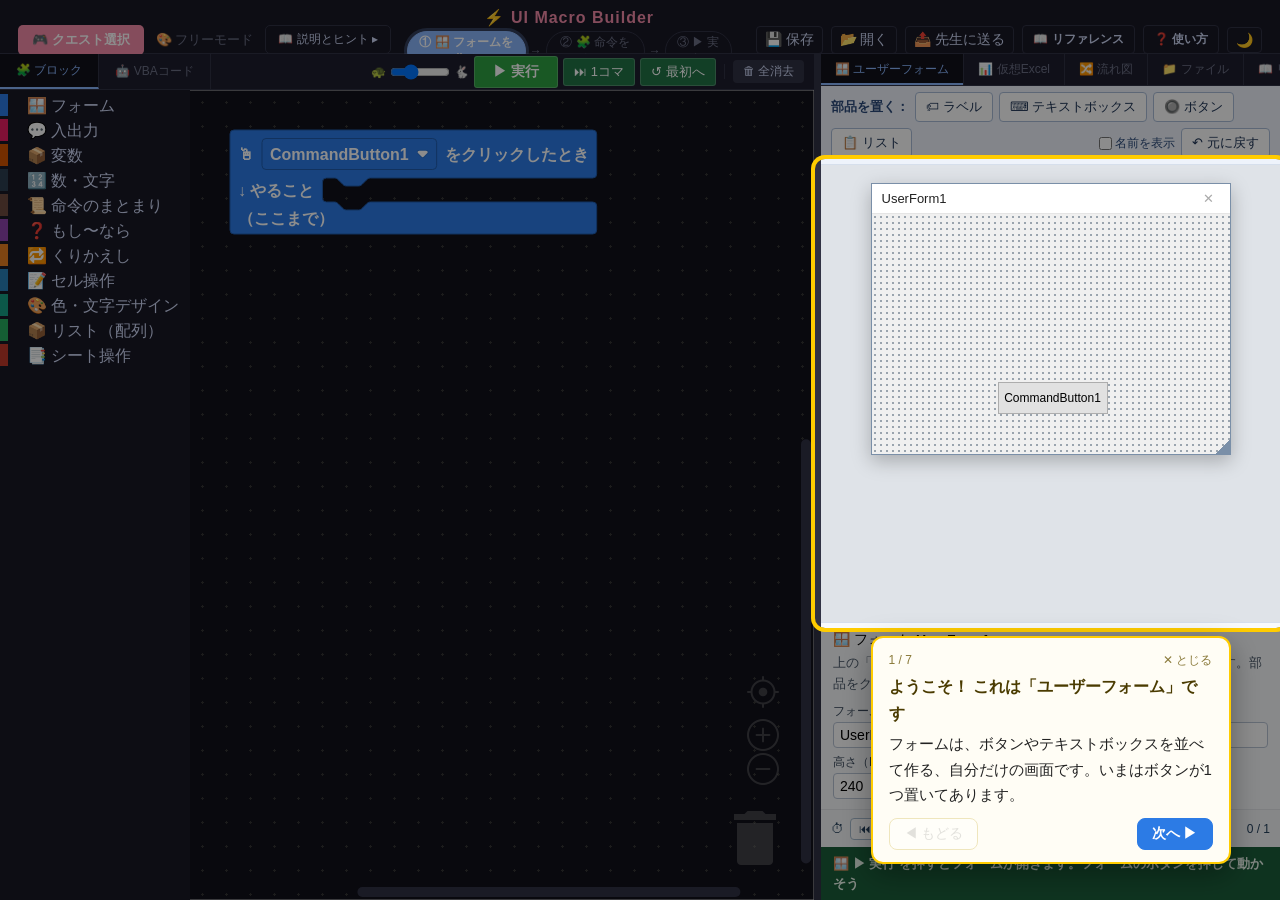
<file: index.html>
<!DOCTYPE html>
<html lang="ja">
<head>
  <meta charset="UTF-8" />
  <meta name="viewport" content="width=device-width, initial-scale=1.0" />
  <title>⚡ UI Macro Builder — Excel VBA ビジュアルプログラミング</title>
  <link rel="stylesheet" href="src/styles/main.css" />
  <!-- CDN読み込み失敗時のフォールバック表示。
       学校のネットワークでCDNがブロック/一時障害になった場合に、
       白紙・無反応のまま固まるのを防ぎ、状況が分かるメッセージを出す -->
  <script>
    function cdnLoadFailed(name) {
      if (window.__cdnLoadFailedShown) return;
      window.__cdnLoadFailedShown = true;
      // <head> 内のCDN読み込みが失敗した時点では <body> がまだ存在しないことがあり、
      // document.body.innerHTML への代入がそのまま落ちて表示自体が出せなくなる。
      // <body> ができるまで軽くポーリングしてから描画する
      function render() {
        if (!document.body) {
          setTimeout(render, 10);
          return;
        }
        document.body.innerHTML =
          '<div style="padding:48px 24px;max-width:520px;margin:0 auto;' +
          'font-family:\'Segoe UI\',sans-serif;text-align:center;color:#c0392b;">' +
          '<h2 style="margin-bottom:12px;">⚠️ 読み込みに失敗しました</h2>' +
          '<p style="color:#444;line-height:1.7;">「' + name + '」の読み込みができませんでした。' +
          'インターネット接続を確認して、ページを再読み込みしてください。</p>' +
          '<p style="color:#888;font-size:13px;">学校のネットワークでブロックされている場合は、先生にご確認ください。</p>' +
          '<button onclick="location.reload()" ' +
          'style="margin-top:16px;padding:10px 24px;font-size:14px;cursor:pointer;' +
          'border-radius:6px;border:1px solid #c0392b;background:#fff;color:#c0392b;">再読み込み</button>' +
          '</div>';
      }
      render();
    }
    // onerror は主にネットワーク障害用。CDNが200を返しつつ中身が壊れている/
    // 途中で切れているような場合は onerror が発火しないことがあるため、
    // ページ読み込み完了後に主要グローバルの存在を再チェックする保険をかける
    window.addEventListener("load", function () {
      setTimeout(function () {
        if (window.__cdnLoadFailedShown) return;
        if (typeof Blockly === "undefined") { cdnLoadFailed("Blockly"); return; }
        if (typeof CodeMirror === "undefined") { cdnLoadFailed("CodeMirror"); return; }
      }, 3000);
    });
  </script>
  <!-- Blockly 11.2.1 / CodeMirror 5.65.16 は vendor/ に同梱（学校のネットワークでCDNが止められても動くように） -->
  <script src="vendor/blockly/blockly.min.js" onerror="cdnLoadFailed('Blockly')"></script>
  <script src="vendor/blockly/msg/ja.js" onerror="cdnLoadFailed('Blockly（日本語版）')"></script>
  <link rel="stylesheet" href="vendor/codemirror/codemirror.min.css" />
  <link rel="stylesheet" href="vendor/codemirror/addon/hint/show-hint.min.css" />
  <script src="vendor/codemirror/codemirror.min.js" onerror="cdnLoadFailed('CodeMirror')"></script>
  <script src="vendor/codemirror/mode/vbscript/vbscript.min.js" onerror="cdnLoadFailed('CodeMirror（VBAモード）')"></script>
  <!-- 入力アシスト（For/Dim等の例文候補ポップアップ）用アドオン。読み込めなくてもエディタ自体は動く -->
  <script src="vendor/codemirror/addon/hint/show-hint.min.js"
          onerror="console.warn('入力アシスト機能の読み込みに失敗しました（エディタ自体は使えます）')"></script>
</head>
<!-- 以前はここに quest-mode-off を付けてクエストを隠していたが、教科書の課題を作ったので再表示した
     （付け直せば、また隠せる） -->
<body>

  <!-- ===== ヘッダー ===== -->
  <header class="app-header">
    <nav class="quest-selector">
      <button id="quest-list-btn" class="quest-btn">🎮 クエスト選択</button>
      <span id="current-quest" class="current-quest">—</span>
      <button id="free-mode-btn" class="free-mode-btn" title="クエストをやめてフリーモードに戻る" hidden>🎨 フリーモードに戻る</button>
      <button id="quest-collapse-btn" class="collapse-btn" title="課題の説明とヒントを開閉">📖 説明とヒント ▾</button>
    </nav>
    <div class="header-center">
      <div class="app-title">⚡ UI Macro Builder</div>
      <!-- やることの順番（いまどこかを光らせる） -->
      <div class="step-guide" id="step-guide">
        <button class="step-chip" data-step="1" title="右の「🪟 ユーザーフォーム」に部品を置こう">① 🪟 フォームを作る</button>
        <span class="step-arrow">→</span>
        <button class="step-chip" data-step="2" title="「🧩 ブロック」か「🤖 VBAコード」で、ボタンを押したときの命令を組もう">② 🧩 命令を組む</button>
        <span class="step-arrow">→</span>
        <button class="step-chip" data-step="3" title="▶ 実行 を押して、フォームのボタンを押してみよう">③ ▶ 実行</button>
      </div>
    </div>
    <div class="header-actions">
      <span id="task-progress" class="task-progress"></span>
      <button id="file-save-btn" class="header-btn" title="作ったもの（ブロック・コード・フォーム）をファイルに保存する">💾 保存</button>
      <button id="file-open-btn" class="header-btn" title="保存したファイルを開く">📂 開く</button>
      <input type="file" id="file-open-input" accept=".vbalearn,.json" hidden />
      <button id="share-btn" class="header-btn" title="作ったものを見られるリンクを作って、先生に送る">📤 先生に送る</button>
      <button id="reference-btn" class="header-btn reference-btn" title="右側をVBA逆引きリファレンスに切り替える">📖 リファレンス</button>
      <button id="help-btn" class="header-btn help-btn" title="このアプリの使い方を見る">❓ 使い方</button>
      <button id="theme-toggle-btn" class="header-btn" title="ダーク/ライトモード">🌙</button>
    </div>
  </header>

  <!-- ===== メインレイアウト ===== -->
  <main class="main-layout" id="main-layout">

    <!-- 左: 課題説明 + ヒント -->
    <aside class="left-pane">
      <section class="task-info" id="task-info">
        <div class="task-info-header">
          <h2 id="task-title">課題を選んでください</h2>
          <div class="task-difficulty" id="task-difficulty"></div>
        </div>
        <p class="task-goal" id="task-goal"></p>
        <!-- 教科書と同じ「入力データ・出力データ・処理条件・入力例・出力例」 -->
        <div class="task-spec" id="task-spec" hidden></div>
        <!-- 自動判定の結果（▶ 実行したあとに出る） -->
        <div class="task-check" id="task-check" hidden></div>
        <div class="goal-preview" id="goal-preview" hidden>
          <div class="goal-preview-label">🎯 完成イメージ</div>
          <table class="goal-preview-grid" id="goal-preview-grid"></table>
        </div>
      </section>

      <section class="hint-section">
        <h3>💡 ヒント</h3>
        <div class="hint-buttons" id="hint-buttons">
          <button class="hint-btn" data-hint="0" disabled>ヒント1</button>
          <button class="hint-btn" data-hint="1" disabled>ヒント2</button>
          <button class="hint-btn" data-hint="2" disabled>ヒント3</button>
        </div>
        <div class="hint-display" id="hint-display"></div>
        <button class="answer-btn" id="answer-btn" disabled>📖 答えを見る</button>
      </section>
    </aside>

    <!-- 中央: ブロックエディタ（タブ付き） -->
    <section class="editor-pane">
      <div class="editor-toolbar">
        <div class="editor-tabs">
          <button class="editor-tab active" id="tab-blocks" data-tab="blocks">🧩 ブロック</button>
          <button class="editor-tab" id="tab-code" data-tab="code">🤖 VBAコード</button>
        </div>
        <span class="toolbar-spacer"></span>
        <div class="step-controls-inline">
          <label class="speed-label" title="実行速度">
            🐢<input type="range" id="speed-slider" min="100" max="1500" value="500" step="100" />🐇
          </label>
          <select class="run-target" id="run-target" title="▶ 実行で動かすもの" hidden></select>
          <button class="step-btn run-btn-main" id="run-btn">▶ 実行</button>
          <button class="step-btn" id="step-btn" title="1ステップだけ進む">⏭ 1コマ</button>
          <button class="step-btn" id="reset-btn" title="実行前の状態に戻す">↺ 最初へ</button>
        </div>
        <span class="toolbar-divider"></span>
        <button class="tool-btn danger" id="clear-all-btn" title="ブロックを全部消す">🗑 全消去</button>
      </div>

      <!-- ブロックキャンバス -->
      <div id="tab-blocks-panel" class="tab-panel active">
        <div id="blockly-area" class="blockly-area"></div>
        <!-- ブロックが1つも無いときだけ出る案内 -->
        <div class="canvas-guide" id="canvas-guide" hidden>
          <div class="canvas-guide-arrow">←</div>
          <div class="canvas-guide-body">
            <div class="canvas-guide-title">左のカテゴリからブロックをドラッグ</div>
            <div class="canvas-guide-sub">まずは <b>📝 セル操作</b> の「セルに値を入れる」から試してみよう</div>
          </div>
        </div>
        <!-- VBAコードタブで書いたコードを実行しているときの案内（ブロックの上にかぶせる） -->
        <div class="code-owner-overlay" id="code-owner-overlay" hidden>
          <div class="code-owner-card">
            <div class="code-owner-title" id="code-owner-title">🤖 VBAコードで書いたプログラムを実行しています</div>
            <div class="code-owner-text" id="code-owner-text"></div>
            <div class="code-owner-actions">
              <button class="code-owner-btn primary" id="code-owner-to-code">🤖 VBAコードに戻る</button>
              <button class="code-owner-btn" id="code-owner-to-blocks">🧩 ブロックで続ける</button>
            </div>
          </div>
        </div>
      </div>

      <!-- VBAコードパネル（直接編集できるエディタ） -->
      <div id="tab-code-panel" class="tab-panel code-tab-panel">
        <div class="code-panel-inner">
          <div class="code-header-bar">
            <span id="code-header-label">VBA コード（直接編集できます）</span>
            <span class="code-sync-status" id="code-sync-status" hidden></span>
            <div class="code-font-size" title="文字の大きさ">
              <button class="code-font-btn" id="code-font-dec" title="文字を小さく">A−</button>
              <span id="code-font-size-value">20</span>
              <button class="code-font-btn" id="code-font-inc" title="文字を大きく">A+</button>
            </div>
            <label class="code-grid-toggle"
                   title="1文字＝1マスのグリッド線を表示します。インデントが4マスになっているか、全角/半角の文字幅の違いを目で確認できます">
              <input type="checkbox" id="code-grid-toggle" />
              グリッド線
            </label>
            <button class="copy-btn" id="copy-btn">📋 コピー</button>
          </div>
          <div id="code-editor" class="code-editor-host"></div>
          <div class="code-error-banner" id="code-error-banner" hidden></div>
          <div class="code-hint-bar">
            💡 <code>for</code> <code>while</code> <code>until</code> <code>if</code> <code>ifelse</code> と打って
            <kbd>Tab</kbd> で骨組みを入力できます。打ち終わると少しして自動で動きを確かめます
          </div>
        </div>
      </div>

      <!-- プログラムのまちがい（文法エラー・実行時エラー・全角文字）をやさしく説明するパネル -->
      <div class="program-error" id="program-error" hidden>
        <div class="program-error-head">
          <span class="program-error-title" id="program-error-title"></span>
          <button class="program-error-btn" id="program-error-goto" hidden>👀 その行を見る</button>
          <button class="program-error-btn fix" id="program-error-fix" hidden>🔧 半角に直す</button>
          <button class="program-error-close" id="program-error-close" title="閉じる">✕</button>
        </div>
        <div class="program-error-friendly" id="program-error-friendly"></div>
        <div class="program-error-hint" id="program-error-hint"></div>
        <div class="program-error-vba" id="program-error-vba"></div>
      </div>

      <div class="error-banner" id="error-banner"></div>
    </section>

    <!-- ドラッグで仮想Excel表示エリアの幅を調整するハンドル -->
    <div class="pane-resizer" id="pane-resizer" title="ドラッグして仮想Excelの表示幅を調整"></div>

    <!-- 右: ユーザーフォーム / 仮想Excel / VBA逆引きリファレンス（タブ切替）＋ 共通の「変数・タイムライン」 -->
    <aside class="right-pane" id="right-pane">
      <div class="right-pane-tabs">
        <button class="right-tab active" id="right-tab-form" data-right-tab="form">🪟 ユーザーフォーム</button>
        <button class="right-tab" id="right-tab-excel" data-right-tab="excel">📊 仮想Excel</button>
        <button class="right-tab" id="right-tab-flow" data-right-tab="flow">🔀 流れ図</button>
        <button class="right-tab" id="right-tab-files" data-right-tab="files">📁 ファイル</button>
        <button class="right-tab" id="right-tab-reference" data-right-tab="reference">📖 リファレンス</button>
      </div>
      <div class="right-pane-body">

      <!-- ユーザーフォーム（デザイン中は部品を置く・実行中は操作する） -->
      <div class="form-panel right-tab-panel active" id="right-panel-form">
        <div class="form-toolbar" id="form-toolbar">
          <span class="form-toolbar-label">部品を置く：</span>
          <button class="form-add-btn" data-add="Label" title="文字を表示する部品">🏷 ラベル</button>
          <button class="form-add-btn" data-add="TextBox" title="文字を入力してもらう部品">⌨ テキストボックス</button>
          <button class="form-add-btn" data-add="CommandButton" title="押すと命令が動くボタン">🔘 ボタン</button>
          <button class="form-add-btn" data-add="ListBox" title="いくつもの文字を一覧で表示する部品">📋 リスト</button>
          <span class="toolbar-spacer"></span>
          <label class="form-names-toggle" title="教科書の「画面設計」の図のように、部品の名前を表示します">
            <input type="checkbox" id="form-show-names" /> 名前を表示
          </label>
          <button class="form-tool-btn" id="form-undo" title="ひとつ前に戻す（Ctrl+Z）">↶ 元に戻す</button>
        </div>
        <div class="form-run-bar" id="form-run-bar" hidden>
          <span class="form-run-text" id="form-run-text">▶ 実行中</span>
          <button class="form-tool-btn danger" id="form-stop" title="実行をやめて、デザインにもどる">■ 止める</button>
        </div>
        <div class="form-stage" id="form-stage"></div>
        <div class="form-props" id="form-props"></div>
      </div>

      <!-- ファイル（Open ～ For Input で読める CSV などを置く場所） -->
      <div class="files-panel right-tab-panel" id="right-panel-files">
        <div class="files-header">
          <span>📁 ファイル</span>
          <span class="files-hint">プログラムの Open で読めるファイルを置く場所です。名前だけで探します</span>
        </div>
        <div class="files-toolbar">
          <button class="form-tool-btn" id="files-add">＋ 新しいファイル</button>
          <button class="form-tool-btn" id="files-upload">📂 PCのファイルを読みこむ</button>
          <button class="form-tool-btn" id="files-sample" title="教科書の例題 4-3-06 の入力ファイル">📄 見本 uriage.csv を入れる</button>
          <input type="file" id="files-upload-input" accept=".csv,.txt,text/csv,text/plain" multiple hidden />
        </div>
        <div class="files-scroll">
          <div class="files-list" id="files-list"></div>
          <div class="files-out" id="files-out" hidden></div>
        </div>
      </div>

      <!-- 流れ図（プログラムから自動で描く。実行中の記号が光る） -->
      <div class="flow-panel right-tab-panel" id="right-panel-flow">
        <div class="flow-header">
          <span>🔀 流れ図</span>
          <span class="flow-hint">プログラムから自動で描いています。記号をクリックすると、その命令の場所へ飛べます</span>
        </div>
        <div class="flow-body" id="flow-body"></div>
      </div>

      <div class="excel-panel right-tab-panel" id="right-panel-excel">
        <div class="excel-header">
          <span>📊 仮想 Excel</span>
          <span class="excel-hint">クリックして選択 → そのまま入力 / 矢印キーで移動</span>
          <div class="excel-zoom">
            <span title="縮小">🔍−</span>
            <input type="range" id="excel-zoom-slider" min="50" max="150" value="100" step="10" title="拡大縮小" />
            <span title="拡大">🔍+</span>
          </div>
        </div>
        <div class="excel-formula-bar">
          <span class="cell-ref" id="cell-ref">A1</span>
          <span class="fx">fx</span>
          <span class="formula-input" id="formula-bar"></span>
        </div>
        <div class="excel-grid-wrap">
          <table class="excel-table" id="excel-table"></table>
        </div>

        <!-- 実行の出発点（初期データ）の管理 -->
        <div class="excel-baseline" id="excel-baseline">
          <span class="baseline-label" id="baseline-label">📌 出発点: なし</span>
          <button class="baseline-btn" id="bake-btn" title="いま表示している内容を、次から実行を始める状態として保存します">今の表示を出発点にする</button>
          <button class="baseline-btn danger" id="clear-initial-btn" title="出発点のデータを全部消します">クリア</button>
        </div>
        <div class="excel-tabs" id="excel-tabs">
          <div class="sheet-tab active">Sheet1</div>
        </div>
      </div>

      <div class="reference-panel right-tab-panel" id="right-panel-reference">
        <div class="reference-header">
          <span>📖 VBA逆引きリファレンス</span>
          <a id="reference-open-new-tab" class="reference-newtab-link"
             href="https://mkt918.github.io/vba-programming-basics/reference.html"
             target="_blank" rel="noopener noreferrer" title="新しいタブで開く">↗ 新しいタブで開く</a>
        </div>
        <div class="reference-body">
          <!-- src はこのタブを初めて開いたときにJSから設定する（無駄な事前読み込みを避ける） -->
          <iframe id="reference-iframe" class="reference-iframe" title="VBA逆引きリファレンス" loading="lazy"></iframe>
          <div class="reference-fallback" id="reference-fallback" hidden>
            <p>⚠️ リファレンスの読み込みに時間がかかっています。</p>
            <p>ネットワークが不安定な場合は、上の「↗ 新しいタブで開く」からもアクセスできます。</p>
          </div>
        </div>
      </div>

        <!-- MsgBox（タイムラインで見返すとき用。再生中・1コマのときは画面の真ん中にダイアログを出す） -->
        <div class="msgbox-overlay" id="msgbox-overlay" hidden>
          <div class="msgbox">
            <div class="msgbox-title">Microsoft Excel</div>
            <div class="msgbox-body" id="msgbox-body"></div>
            <button class="msgbox-ok" id="msgbox-ok">OK</button>
          </div>
        </div>
      </div>

      <!-- ユーザーフォームと仮想Excelで共通：変数の箱・配列の箱・タイムライン・いまの状態 -->
      <div class="run-dock" id="run-dock">
        <div class="var-viz" id="var-viz"></div>
        <div class="array-viz" id="array-viz"></div>
        <!-- 実行タイムライン：どの時点でも自由に行き来できる -->
        <div class="excel-timeline" id="excel-timeline">
          <span class="tl-label" title="プログラムのどの時点でも見返せます">⏱</span>
          <button class="tl-btn" id="tl-first" title="実行前の状態に戻る">⏮</button>
          <button class="tl-btn" id="tl-prev" title="1ステップ戻る">◀</button>
          <input type="range" id="tl-slider" min="0" max="0" value="0" step="1"
                 title="ドラッグで好きな時点へ移動" />
          <button class="tl-btn" id="tl-next" title="1ステップ進む">▶</button>
          <button class="tl-btn tl-result" id="tl-last" title="最後まで進めて実行結果を見る">⏭ 結果</button>
          <span class="tl-count" id="tl-count">0 / 0</span>
        </div>
        <div class="step-status" id="step-status">準備完了</div>
        <div class="clear-banner" id="clear-banner">
          🎉 クエストクリア！おめでとう！
          <button class="next-quest-btn" id="next-quest-btn" hidden>次のクエストへ ▶</button>
        </div>
      </div>
    </aside>

  </main>

  <!-- クエスト選択モーダル -->
  <div class="modal-overlay" id="quest-modal" hidden>
    <div class="modal quest-list-modal">
      <div class="modal-header">
        <h3>🎮 クエスト一覧</h3>
        <button class="close-btn" id="quest-modal-close">&times;</button>
      </div>
      <div class="quest-list" id="quest-list"></div>
    </div>
  </div>

  <!-- 答え確認ダイアログ -->
  <div class="modal-overlay" id="answer-modal" hidden>
    <div class="modal">
      <h3>⚠️ 本当に答えを見ますか？</h3>
      <p>まずは自分で挑戦してみましょう。答えを見ると学習効果が下がるかもしれません。<br><b>いま組んでいるブロック（または書いたコード）は、模範解答に置き換わります。フォームも、課題の見本のフォームになります。</b></p>
      <div class="modal-actions">
        <button class="modal-btn cancel" id="answer-cancel">もう少し頑張る</button>
        <button class="modal-btn confirm" id="answer-confirm">答えを見る</button>
      </div>
    </div>
  </div>

  <!-- 使い方ガイド -->
  <div class="modal-overlay" id="help-modal" hidden>
    <div class="modal help-modal">
      <div class="modal-header">
        <h3>❓ 使い方ガイド</h3>
        <button class="close-btn" id="help-modal-close">&times;</button>
      </div>
      <div class="help-body">

        <section class="help-section">
          <button class="help-tour-btn" id="help-tour-btn">🧭 はじめてガイドをもう一度見る</button>
        </section>

        <section class="help-section">
          <h4>🗺 プログラムを作る3ステップ</h4>
          <div class="help-map">
            <div class="help-map-item"><b>① 🪟 フォームを作る</b>右の「ユーザーフォーム」に、ラベル・テキストボックス・ボタンを置く</div>
            <div class="help-map-item"><b>② 🧩 命令を組む</b>「🖱 ボタンをクリックしたとき」の中に、ブロックを入れる（🤖 VBAコードに直接書いてもよい）</div>
            <div class="help-map-item"><b>③ ▶ 実行</b>フォームが開くので、文字を入れてボタンを押してみる</div>
          </div>
        </section>

        <section class="help-section">
          <h4>🪟 フォームの部品</h4>
          <table class="help-table">
            <tr><td><span class="help-key">🏷 ラベル</span></td><td>文字を表示する（Label1.Caption）</td></tr>
            <tr><td><span class="help-key">⌨ テキストボックス</span></td><td>文字を入力してもらう（TextBox1.Text。計算するときは Val で数にする）</td></tr>
            <tr><td><span class="help-key">🔘 ボタン</span></td><td>押すと命令が動く。ダブルクリックで「押したときの命令」を書く場所ができる</td></tr>
            <tr><td><span class="help-key">Delete</span></td><td>選んだ部品を消す（↶ 元に戻す で戻せる）</td></tr>
          </table>
        </section>

        <section class="help-section">
          <h4>▶ 動かしてみる</h4>
          <table class="help-table">
            <tr><td><span class="help-key">▶ 実行</span></td><td>フォームを開く（Sub だけのときは最初から最後まで動かす）。動いている間に押すと一時停止</td></tr>
            <tr><td><span class="help-key">⏭ 1コマ</span></td><td>1ステップだけ進む。ゆっくり確かめたいときに</td></tr>
            <tr><td><span class="help-key">↺ 最初へ</span></td><td>実行前の状態に戻す</td></tr>
            <tr><td><span class="help-key">🐢 🐇</span></td><td>実行の速さを変える</td></tr>
            <tr><td><span class="help-key">■ 止める</span></td><td>フォームの実行をやめて、デザインにもどる</td></tr>
          </table>
          <p class="help-note">InputBox（入力の画面）や MsgBox（メッセージの画面）は、本物の Excel と同じように、その場で画面の真ん中に出ます。</p>
        </section>

        <section class="help-section">
          <h4>⏱ 実行の流れをたどる</h4>
          <p class="help-note">右下のスライダーを動かすと、プログラムの<b>どの時点でも見返せます</b>。そのとき動いていた行・ブロックが黄色く光り、変数の<b>箱</b>の中身もその時点にもどります。
          <span class="help-key">⏭ 結果</span> を押せば一気に最後まで進みます。</p>
          <p class="help-note">右の <span class="help-key">🔀 流れ図</span> タブには、作ったプログラムの流れ図が教科書と同じ書き方で出ます。実行中の記号が光り、記号をクリックするとその命令の場所へ飛べます。</p>
        </section>

        <section class="help-section">
          <h4>📁 ファイル（CSV）を読む</h4>
          <p class="help-note">プログラムで <code>Open "uriage.csv" For Input As #1</code> のように書くと、右の <span class="help-key">📁 ファイル</span> タブに置いたファイルを読めます（名前だけで探します）。
          <span class="help-key">📂 PCのファイルを読みこむ</span> で、自分の PC の CSV も入れられます。教科書の例題 4-3-06 で使う <b>uriage.csv</b> は、最初から入っています。
          プログラムが書き出したファイルも、同じタブの下に出ます。</p>
        </section>

        <section class="help-section">
          <h4>⚠️ まちがいがあるとき</h4>
          <p class="help-note">プログラムにまちがいがあると、下に赤い（または黄色い）説明が出ます。「👀 その行を見る」でまちがいの行に飛べます。
          日本語入力のまま打った全角の記号（＝ （ ） など）は、「🔧 半角に直す」で直せます。</p>
        </section>

        <section class="help-section">
          <h4>💾 保存と提出</h4>
          <table class="help-table">
            <tr><td><span class="help-key">💾 保存</span></td><td>作ったものをファイルに保存する（PC を再起動して消えても、📂 開く で戻せる）</td></tr>
            <tr><td><span class="help-key">📂 開く</span></td><td>保存したファイルを開く</td></tr>
            <tr><td><span class="help-key">📤 先生に送る</span></td><td>作ったものを見られるリンクをコピーする。Classroom などに貼って送る</td></tr>
          </table>
          <p class="help-note">作業はブラウザにも自動で保存されています。</p>
        </section>

        <section class="help-section">
          <h4>📌 「出発点」ってなに？</h4>
          <p class="help-note">プログラムを動かす前のセルの状態のことです。<b>何回実行しても必ずここから始まる</b>ので、結果がいつも同じになります。<br>
          <span class="help-key">今の表示を出発点にする</span> を押すと、いま見えている内容を次からのスタート地点として覚えます。途中まで作った表を土台にして、続きのプログラムを組み立てられます。</p>
        </section>

        <section class="help-section">
          <h4>🎨 セルの色・印の意味</h4>
          <div class="help-legend">
            <div class="legend-item"><span class="legend-swatch legend-initial"></span><span>左上の黄色い印 ＝ 出発点のデータ（実行前からあるもの）</span></div>
            <div class="legend-item"><span class="legend-swatch legend-active"></span><span>青いわく ＝ いま処理しているセル</span></div>
            <div class="legend-item"><span class="legend-swatch legend-diff"></span><span>オレンジのわく ＝ 実行して変わったセル</span></div>
          </div>
        </section>

        <section class="help-section">
          <h4>⌨️ 仮想 Excel のそうさ</h4>
          <table class="help-table">
            <tr><td><span class="help-key">クリック</span></td><td>セルをえらぶ</td></tr>
            <tr><td><span class="help-key">そのまま入力</span></td><td>文字を打つとその場で入力がはじまる</td></tr>
            <tr><td><span class="help-key">↑ ↓ ← →</span></td><td>セルを移動する</td></tr>
            <tr><td><span class="help-key">Enter</span></td><td>決定して下のセルへ</td></tr>
            <tr><td><span class="help-key">Delete</span></td><td>セルの中身を消す</td></tr>
          </table>
        </section>

      </div>
    </div>
  </div>

  <!-- 紙吹雪レイヤー -->
  <div class="confetti-layer" id="confetti-layer"></div>

  <!-- トースト通知（他タブでの更新取り込みなど、軽い一時的なお知らせ用） -->
  <div class="toast" id="toast" role="status" hidden></div>

  <!-- ブロック定義用のツールボックス (非表示) -->
  <xml id="toolbox" style="display:none"></xml>

  <!-- スクリプト -->
  <script src="src/blockly-setup.js"></script>
  <script src="src/vba-generator.js"></script>
  <script src="src/vba-parser.js"></script>
  <!-- 実行エンジン（VBA のコードをそのまま実行する） -->
  <script src="src/vba/lexer.js"></script>
  <script src="src/vba/ast-parser.js"></script>
  <script src="src/vba/runtime.js"></script>
  <script src="src/vba/session.js"></script>
  <script src="src/vba-dialog.js"></script>
  <script src="src/userform.js"></script>
  <script src="src/flowchart.js"></script>
  <script src="src/filespanel.js"></script>
  <script src="src/tour.js"></script>
  <script src="src/excel-preview.js"></script>
  <script src="src/tasks/tasks.js"></script>
  <script src="src/tasks/textbook-tasks.js"></script>
  <script src="src/app.js"></script>
</body>
</html>
</file>
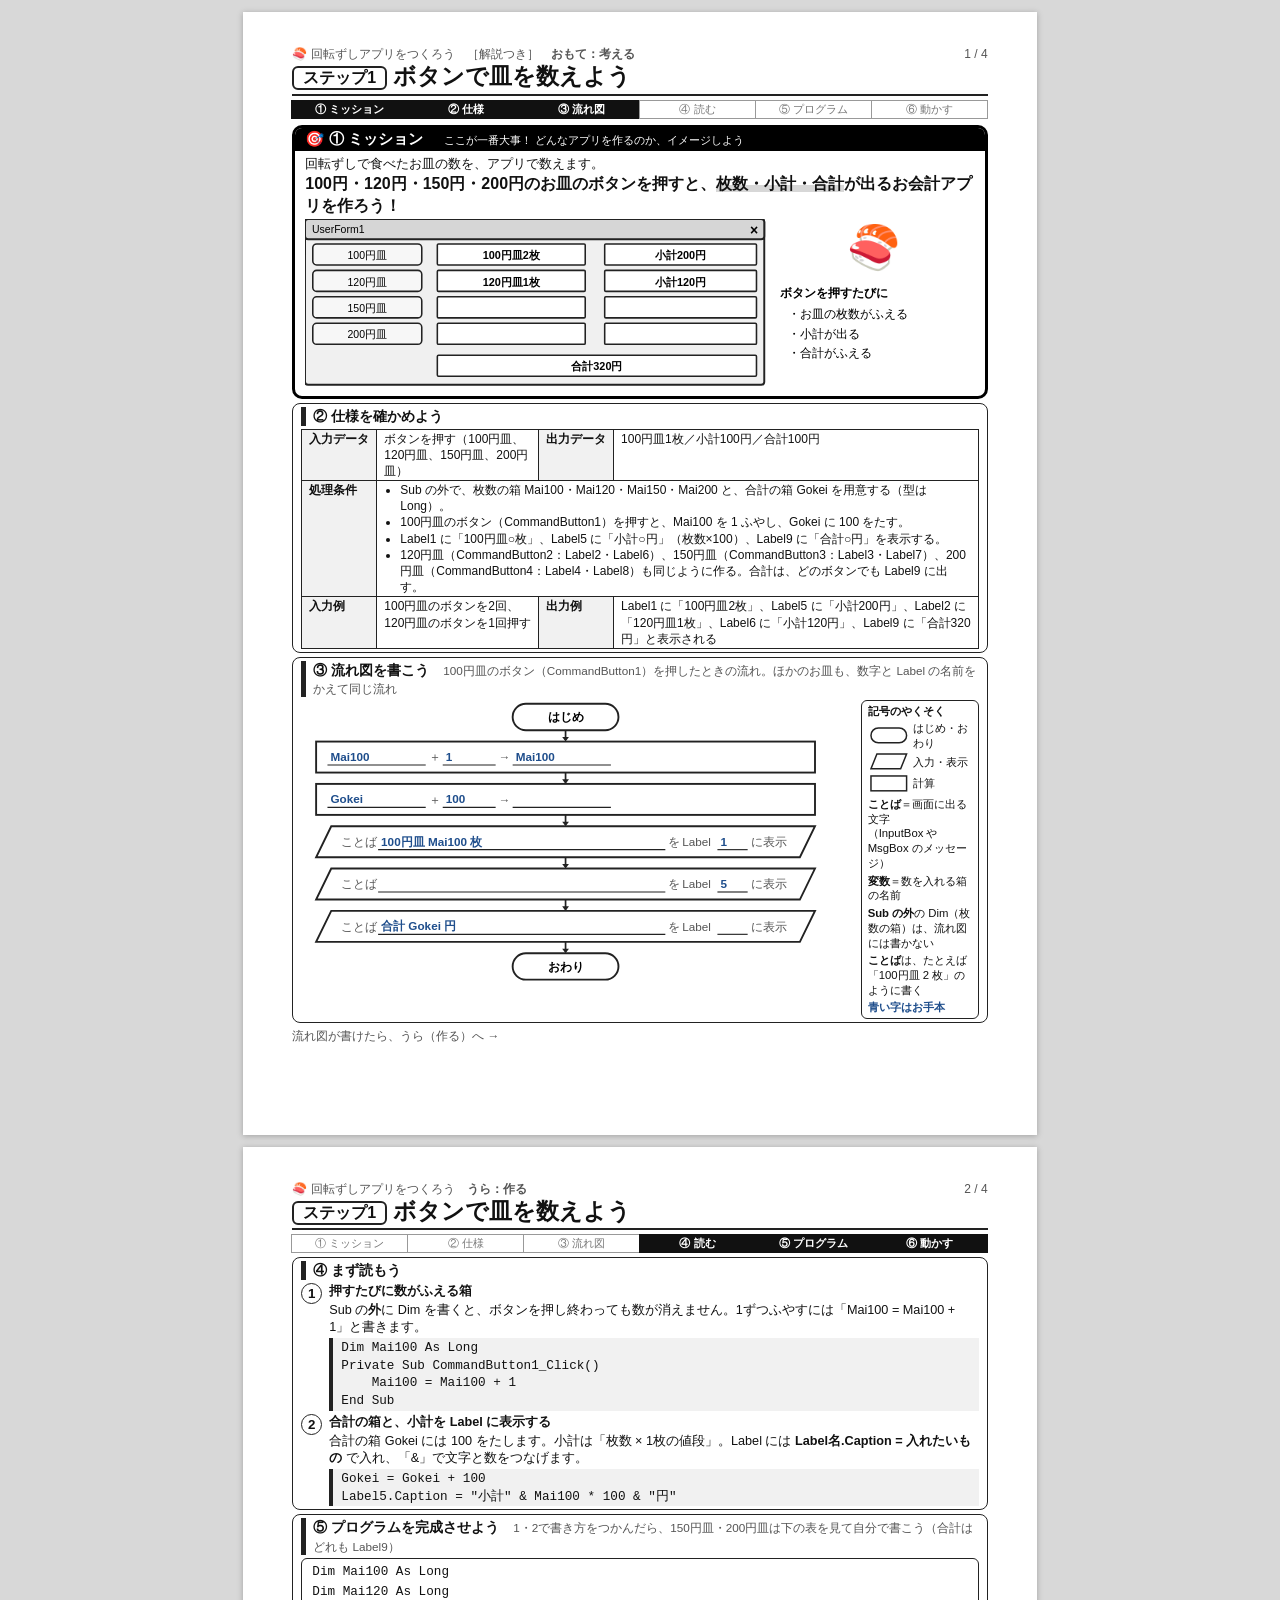
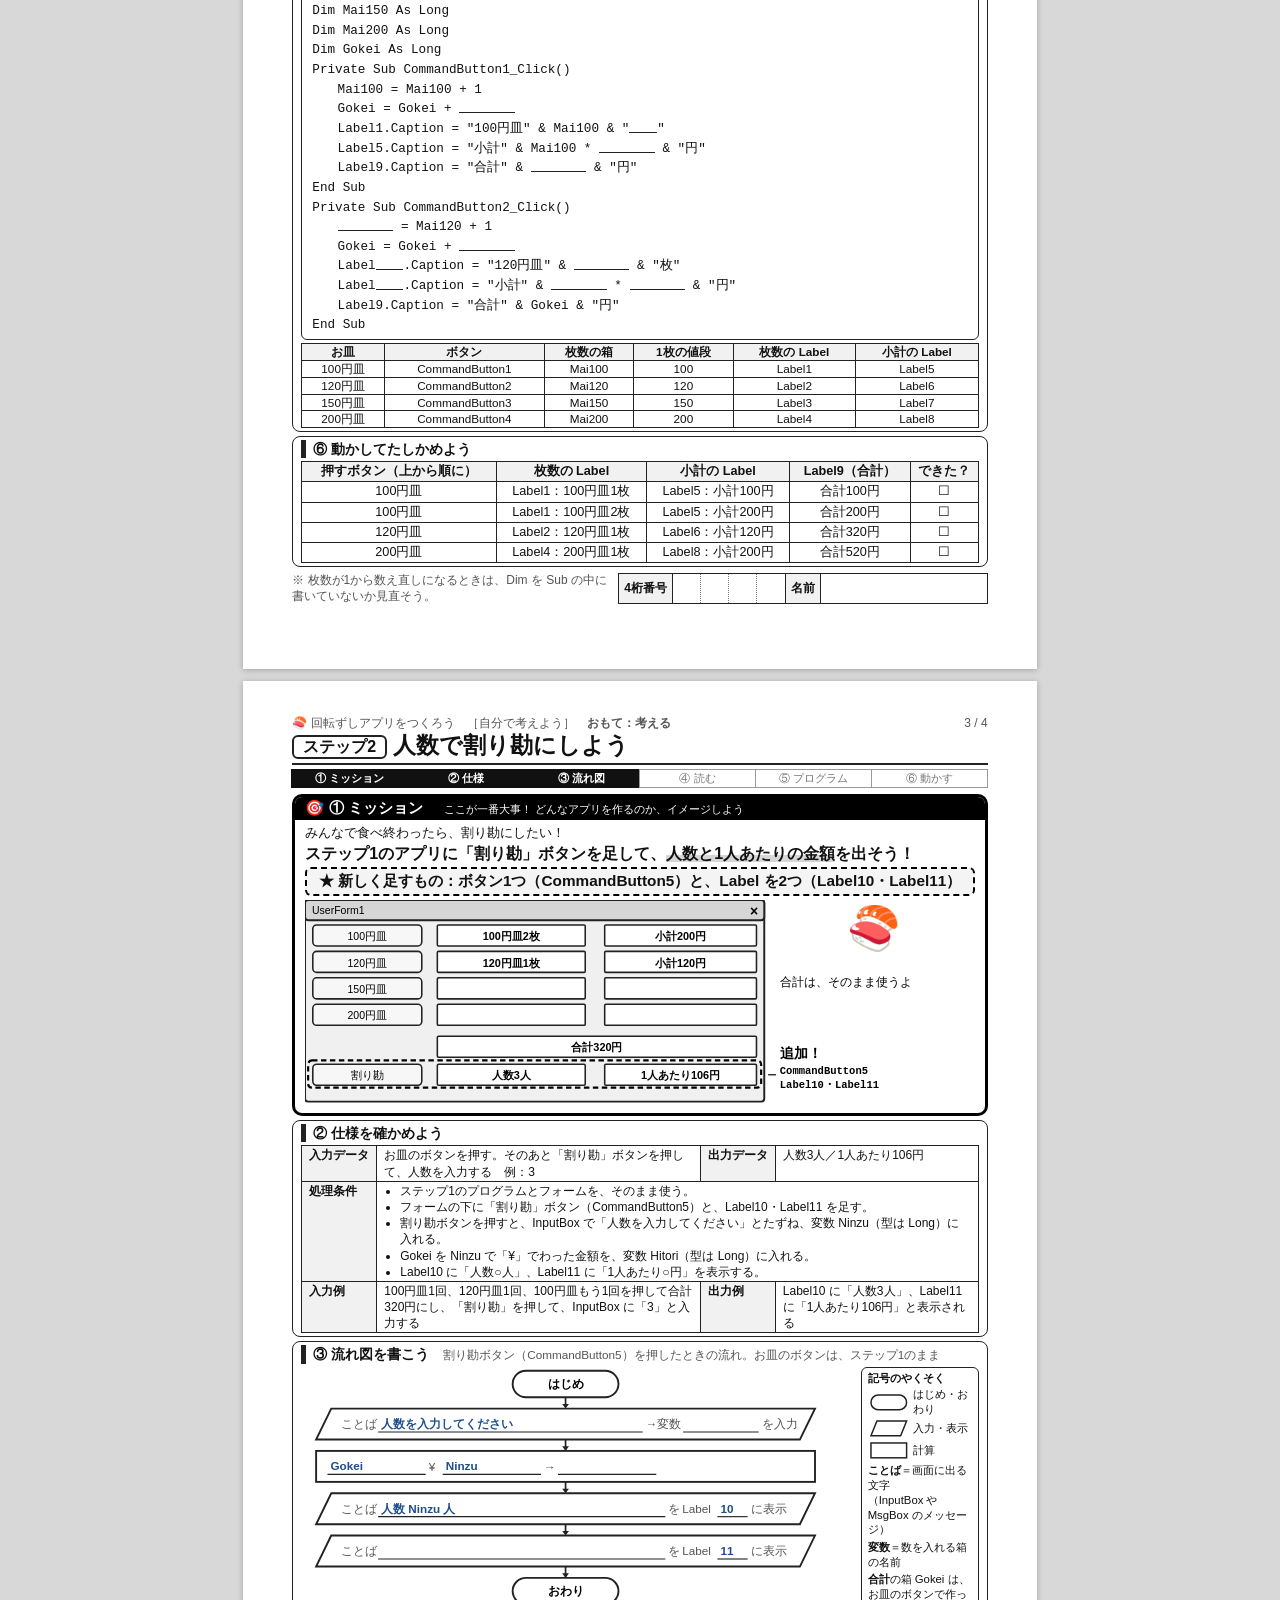
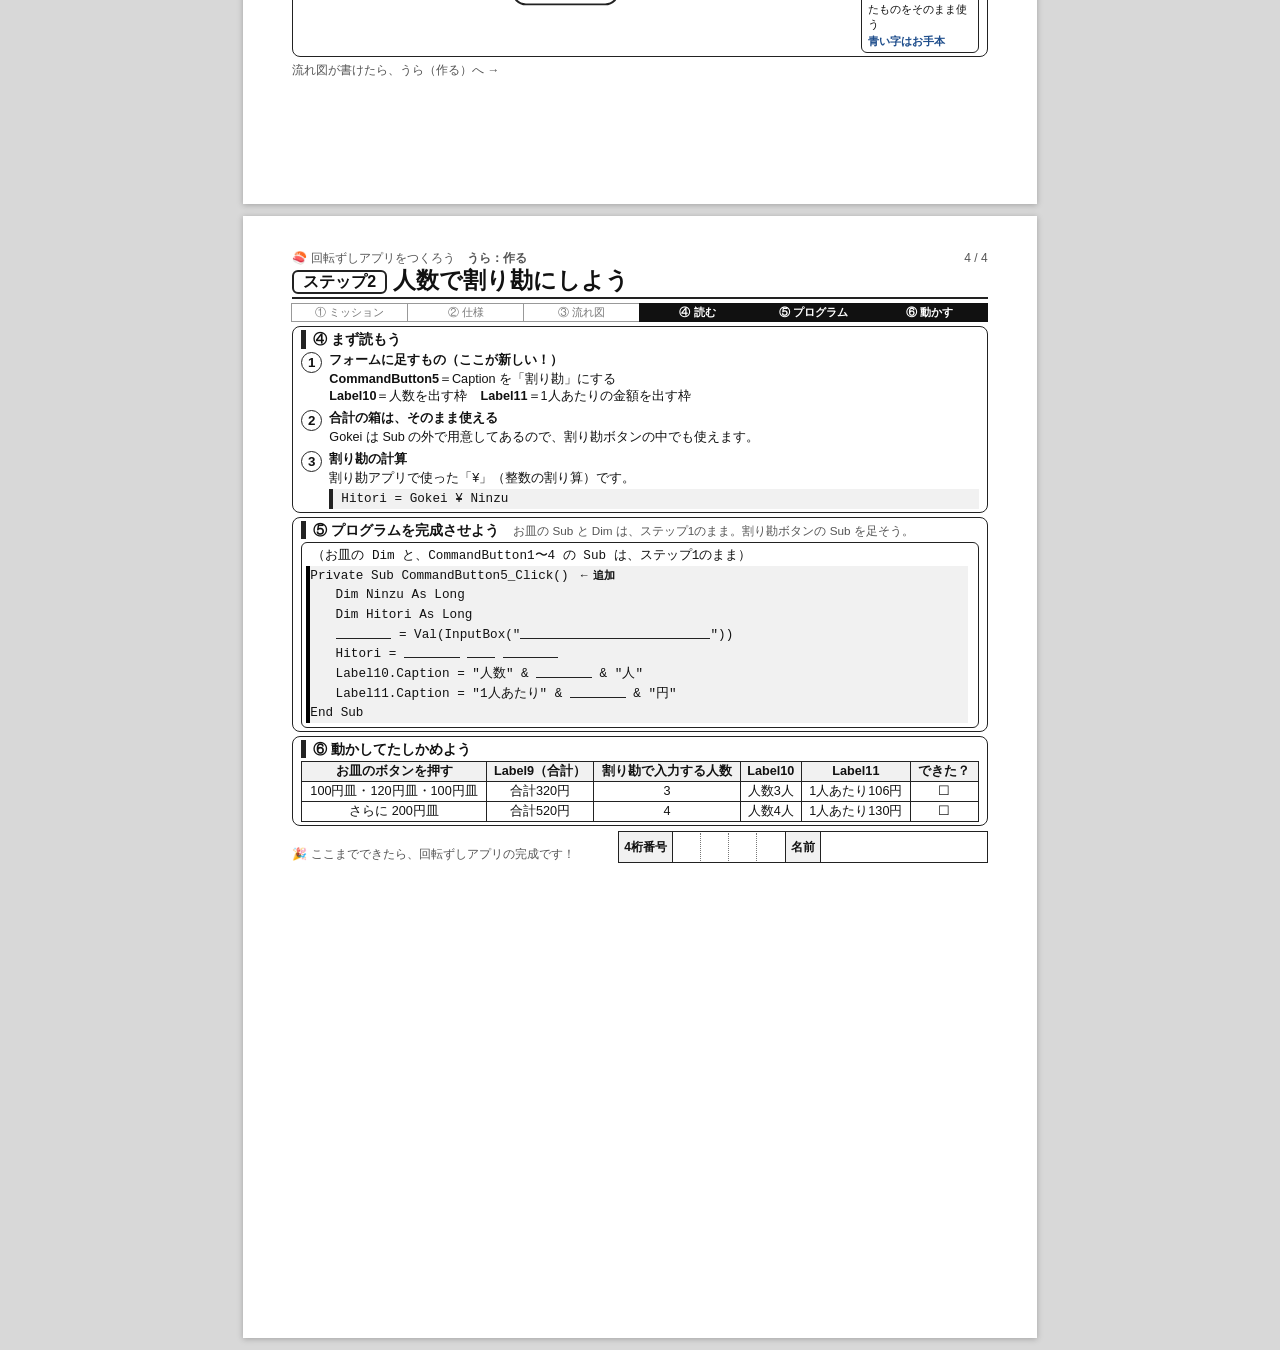
<file: handouts/sushi-print.html>
<!doctype html>
<html lang="ja">
<head>
<meta charset="utf-8">
<meta name="viewport" content="width=device-width, initial-scale=1">
<title>回転ずしアプリをつくろう（プリント）</title>
<style>
  /* A4 たて・両面印刷用。1ステップ＝おもて（考える）＋うら（作る）。外部ファイルなしで印刷できる */
  :root { --ink: #111; --sub: #555; --line: #222; --soft: #f1f1f1; }
  @page { size: A4 portrait; margin: 9mm 13mm; }
  * { box-sizing: border-box; }
  html { background: #d8d8d8; }
  body { margin: 0; color: var(--ink); background: #fff; font-family: "BIZ UDPGothic", "Yu Gothic", "Meiryo", sans-serif; font-size: 9.5pt; line-height: 1.35; }
  svg { font-family: "BIZ UDPGothic", "Yu Gothic", "Meiryo", "Segoe UI Emoji", sans-serif; }
  .page { padding: 0; page-break-after: always; break-after: page; }
  .page:last-child { page-break-after: auto; break-after: auto; }
  @media screen {
    body { background: transparent; }
    .page { width: 210mm; min-height: 297mm; margin: 12px auto; padding: 9mm 13mm; background: #fff; box-shadow: 0 1px 6px rgba(0,0,0,.25); }
  }
  @media print { html, body { background: #fff; } .page { width: auto; min-height: 0; margin: 0; padding: 0; box-shadow: none; } }

  .head { border-bottom: 2.5px solid var(--line); padding-bottom: 3px; }
  .hrow { display: flex; justify-content: space-between; align-items: baseline; }
  .pg { font-size: 9pt; color: var(--sub); }
  .series { font-size: 9pt; color: var(--sub); }
  .title { width: 100%; white-space: nowrap; font-size: 17pt; font-weight: 700; line-height: 1.25; }
  .step-tag { display: inline-block; margin-right: 6px; padding: 0 9px; border: 2px solid var(--line); border-radius: 6px; font-size: 12pt; vertical-align: 1px; }
  /* 4桁番号・名前の表（うらの右下） */
  table.who { border-collapse: collapse; flex: none; color: var(--ink); }
  table.who th, table.who td { border: 1.5px solid var(--line); height: 8mm; padding: 0 5px; font-size: 9pt; }
  table.who th { background: var(--soft); font-weight: 700; white-space: nowrap; }
  table.who td.digits { padding: 0; width: 30mm; }
  table.who td.digits i { display: inline-block; width: 7.4mm; height: 7.6mm; border-right: 1px dotted #777; vertical-align: top; }
  table.who td.digits i:last-child { border-right: none; }
  table.who td.nm { width: 44mm; }

  /* 流れ（①〜⑥） */
  ol.road { list-style: none; display: flex; gap: 0; margin: 4px 0 0; padding: 0; font-size: 8.5pt; }
  ol.road li { flex: 1; text-align: center; padding: 1px 2px; border: 1.2px solid #999; color: #777; margin-left: -1px; }
  ol.road li.on { background: #111; color: #fff; border-color: #111; font-weight: 700; }

  /* ①〜⑥ のかたまりは、枠で囲む */
  .sec { margin-top: 4px; border: 1.8px solid var(--line); border-radius: 8px; padding: 0 8px 3px; }
  .sec .box { border: none; padding: 0; margin-top: 0; }
  .sec h2 { margin-top: 3px; }
  h2 { margin: 7px 0 3px; font-size: 10.5pt; padding-left: 7px; border-left: 5px solid var(--line); line-height: 1.3; }
  .h2note { font-size: 8.8pt; font-weight: 400; color: var(--sub); }

  /* ミッション（いちばん目立たせる） */
  .mission2 { margin-top: 6px; border: 3px solid #000; border-radius: 10px; overflow: hidden; }
  .mhead { background: #000; color: #fff; padding: 1px 10px; font-size: 11.5pt; font-weight: 700; }
  .mhead span { font-size: 8.5pt; font-weight: 400; margin-left: 6px; }
  .mbody { padding: 4px 10px 6px; }
  .mlead { margin: 0; font-size: 10pt; }
  .mmain { margin: 1px 0 2px; font-size: 12pt; font-weight: 700; line-height: 1.35; }
  .mmain u { text-decoration: none; background: linear-gradient(transparent 60%, #d7d7d7 60%); }
  .mband { margin: 3px 0 4px; padding: 2px 8px; border: 2px dashed #000; border-radius: 6px; font-size: 11.5pt; font-weight: 700; text-align: center; background: #f4f4f4; }
  .mimg { display: block; width: 100%; height: auto; }

  .box { border: 1.5px solid var(--line); border-radius: 6px; padding: 3px 10px 4px; margin-top: 3px; }
  .note { font-size: 9pt; color: var(--sub); }
  p { margin: 2px 0; }
  code { font-family: Consolas, "BIZ UDGothic", "MS Gothic", monospace; font-size: 9.5pt; }

  /* 解説 */
  .lesson { display: grid; gap: 3px; }
  .lesson .item { display: grid; grid-template-columns: 22px 1fr; gap: 0 6px; align-items: start; }
  .num { display: inline-block; width: 21px; height: 21px; line-height: 19px; text-align: center; border: 1.5px solid var(--line); border-radius: 50%; font-weight: 700; font-size: 10pt; }
  .item .t { font-weight: 700; }
  .snip { display: block; margin: 2px 0 0; padding: 1px 8px; border-left: 4px solid var(--line); background: var(--soft); white-space: pre-wrap; font-family: Consolas, "BIZ UDGothic", "MS Gothic", monospace; font-size: 9.5pt; line-height: 1.4; }
  .ops { width: 100%; border-collapse: collapse; margin-top: 3px; }
  .ops th, .ops td { border: 1.2px solid var(--line); padding: 1px 8px; text-align: left; font-weight: 400; }
  .ops th { background: var(--soft); font-weight: 700; width: 14%; }

  /* 仕様 */
  table.spec { width: 100%; border-collapse: collapse; margin-top: 3px; }
  table.spec th, table.spec td { border: 1.5px solid var(--line); font-size: 9pt; padding: 1px 7px; vertical-align: top; text-align: left; }
  table.spec th { width: 19mm; background: var(--soft); font-weight: 700; white-space: nowrap; }
  table.spec ul { margin: 0; padding-left: 16px; }
  table.spec li { margin: 0; }

  /* 流れ図 */
  .flowrow { display: flex; gap: 2mm; align-items: flex-start; margin-top: 3px; }
  svg.flow { flex: none; width: 146mm; height: auto; }
  .legend { flex: 1; border: 1.5px solid var(--line); border-radius: 6px; padding: 3px 6px; font-size: 8.5pt; line-height: 1.3; }
  .lg-t { font-weight: 700; margin-bottom: 2px; }
  .lg-i { display: flex; align-items: center; gap: 4px; margin-bottom: 1px; }
  .lg-svg { width: 11mm; height: auto; flex: none; }
  .lg-n { margin-top: 3px; }
  .lg-n.blue { color: #1f4e8c; font-weight: 700; }

  /* プログラム */
  .codebox { margin-top: 3px; border: 1.5px solid var(--line); border-radius: 6px; padding: 3px 10px 4px; font-family: Consolas, "BIZ UDGothic", "MS Gothic", monospace; font-size: 9.5pt; line-height: 1.55; }
  .ln.new { background: var(--soft); border-left: 4px solid #000; margin-left: -6px; padding-left: 6px; }
  .lnote { margin-left: 10px; font-family: "BIZ UDPGothic", "Yu Gothic", "Meiryo", sans-serif; font-size: 8.5pt; font-weight: 700; }
  .blank { display: inline-block; min-width: 3.2em; height: 1.05em; border-bottom: 1.5px solid var(--line); vertical-align: -1px; }
  .blank.s { min-width: 2.2em; }
  .blank.m { min-width: 4.4em; }
  .blank.xl { min-width: 15em; }

  /* 動かして確かめる表 */
  table.try { width: 100%; border-collapse: collapse; margin-top: 3px; text-align: center; }
  table.try th, table.try td { border: 1.5px solid var(--line); padding: 1px 6px; }
  table.try th { background: var(--soft); font-weight: 700; }
  table.try td.chk { width: 18mm; }
  table.ref td, table.ref th { padding: 0 5px; font-size: 8.8pt; }

  .footer { margin-top: 5px; display: flex; justify-content: space-between; align-items: flex-end; gap: 8px; font-size: 9pt; color: var(--sub); }
</style>
</head>
<body>
<section class="page">
  <div class="head">
    <div class="hrow"><span class="series">🍣 回転ずしアプリをつくろう　［解説つき］　<b>おもて：考える</b></span><span class="pg">1 / 4</span></div>
    <div class="title"><span class="step-tag">ステップ1</span>ボタンで皿を数えよう</div>
  </div>
  <ol class="road"><li class="on">① ミッション</li><li class="on">② 仕様</li><li class="on">③ 流れ図</li><li>④ 読む</li><li>⑤ プログラム</li><li>⑥ 動かす</li></ol>
  <div class="mission2">
    <div class="mhead">🎯 ① ミッション　<span>ここが一番大事！ どんなアプリを作るのか、イメージしよう</span></div>
    <div class="mbody">
      <p class="mlead">回転ずしで食べたお皿の数を、アプリで数えます。</p>
      <p class="mmain">100円・120円・150円・200円のお皿のボタンを押すと、<u>枚数・小計・合計</u>が出るお会計アプリを作ろう！</p>
      
      <svg class="mimg" viewBox="0 0 172 44.1" role="img" aria-label="ミッションの絵。100円皿、120円皿、150円皿、200円皿のボタンがあり、押すと枚数、小計、合計が表示される"><rect x="0" y="0" width="118" height="42.6" rx="0.8" fill="#f0f0f0" stroke="#222" stroke-width="0.5"/><rect x="0" y="0" width="118" height="5.2" rx="0.8" fill="#d6d6d6" stroke="#222" stroke-width="0.5"/><text x="1.8" y="3.7" font-size="2.7">UserForm1</text><text x="115.4" y="4.1" font-size="3.6" font-weight="700" text-anchor="middle">×</text><rect x="2" y="6.4" width="28" height="5.4" rx="1" fill="#f7f7f7" stroke="#222" stroke-width="0.4"/><text x="16" y="10.3" font-size="2.7" text-anchor="middle">100円皿</text><rect x="34" y="6.4" width="38" height="5.4" rx="0.3" fill="#fff" stroke="#222" stroke-width="0.4"/><text x="53" y="10.3" font-size="2.8" font-weight="700" text-anchor="middle">100円皿2枚</text><rect x="77" y="6.4" width="39" height="5.4" rx="0.3" fill="#fff" stroke="#222" stroke-width="0.4"/><text x="96.5" y="10.3" font-size="2.8" font-weight="700" text-anchor="middle">小計200円</text><rect x="2" y="13.2" width="28" height="5.4" rx="1" fill="#f7f7f7" stroke="#222" stroke-width="0.4"/><text x="16" y="17.099999999999998" font-size="2.7" text-anchor="middle">120円皿</text><rect x="34" y="13.2" width="38" height="5.4" rx="0.3" fill="#fff" stroke="#222" stroke-width="0.4"/><text x="53" y="17.099999999999998" font-size="2.8" font-weight="700" text-anchor="middle">120円皿1枚</text><rect x="77" y="13.2" width="39" height="5.4" rx="0.3" fill="#fff" stroke="#222" stroke-width="0.4"/><text x="96.5" y="17.099999999999998" font-size="2.8" font-weight="700" text-anchor="middle">小計120円</text><rect x="2" y="20" width="28" height="5.4" rx="1" fill="#f7f7f7" stroke="#222" stroke-width="0.4"/><text x="16" y="23.9" font-size="2.7" text-anchor="middle">150円皿</text><rect x="34" y="20" width="38" height="5.4" rx="0.3" fill="#fff" stroke="#222" stroke-width="0.4"/><rect x="77" y="20" width="39" height="5.4" rx="0.3" fill="#fff" stroke="#222" stroke-width="0.4"/><rect x="2" y="26.799999999999997" width="28" height="5.4" rx="1" fill="#f7f7f7" stroke="#222" stroke-width="0.4"/><text x="16" y="30.699999999999996" font-size="2.7" text-anchor="middle">200円皿</text><rect x="34" y="26.799999999999997" width="38" height="5.4" rx="0.3" fill="#fff" stroke="#222" stroke-width="0.4"/><rect x="77" y="26.799999999999997" width="39" height="5.4" rx="0.3" fill="#fff" stroke="#222" stroke-width="0.4"/><rect x="34" y="35" width="82" height="5.4" rx="0.3" fill="#fff" stroke="#222" stroke-width="0.4"/><text x="75" y="38.9" font-size="2.8" font-weight="700" text-anchor="middle">合計320円</text><text x="146" y="11" font-size="11" text-anchor="middle">🍣</text><text x="122" y="20" font-size="3.2" font-weight="700">ボタンを押すたびに</text><text x="124" y="25.5" font-size="3.1">・お皿の枚数がふえる</text><text x="124" y="30.5" font-size="3.1">・小計が出る</text><text x="124" y="35.5" font-size="3.1">・合計がふえる</text></svg>
    </div>
  </div>
  <div class="sec">
    <h2>② 仕様を確かめよう</h2>
    <table class="spec">
    <tr><th>入力データ</th><td>ボタンを押す（100円皿、120円皿、150円皿、200円皿）</td><th>出力データ</th><td>100円皿1枚／小計100円／合計100円</td></tr>
    <tr><th>処理条件</th><td colspan="3"><ul><li>Sub の外で、枚数の箱 Mai100・Mai120・Mai150・Mai200 と、合計の箱 Gokei を用意する（型は Long）。</li><li>100円皿のボタン（CommandButton1）を押すと、Mai100 を 1 ふやし、Gokei に 100 をたす。</li><li>Label1 に「100円皿○枚」、Label5 に「小計○円」（枚数×100）、Label9 に「合計○円」を表示する。</li><li>120円皿（CommandButton2：Label2・Label6）、150円皿（CommandButton3：Label3・Label7）、200円皿（CommandButton4：Label4・Label8）も同じように作る。合計は、どのボタンでも Label9 に出す。</li></ul></td></tr>
    <tr><th>入力例</th><td>100円皿のボタンを2回、120円皿のボタンを1回押す</td><th>出力例</th><td>Label1 に「100円皿2枚」、Label5 に「小計200円」、Label2 に「120円皿1枚」、Label6 に「小計120円」、Label9 に「合計320円」と表示される</td></tr>
  </table>
  </div>
  <div class="sec">
    <h2>③ 流れ図を書こう　<span class="h2note">100円皿のボタン（CommandButton1）を押したときの流れ。ほかのお皿も、数字と Label の名前をかえて同じ流れ</span></h2>
    <div class="flowrow"><svg class="flow" viewBox="0 0 146 75" role="img" aria-label="流れ図を書く欄。はじめ、入力、計算、表示、おわりの記号がならんでいる"><rect x="56" y="1" width="28" height="7" rx="3.5" fill="#fff" stroke="#222" stroke-width="0.5"/><text x="70" y="5.6" font-size="3.1" font-weight="700" text-anchor="middle">はじめ</text><line x1="70" y1="8" x2="70" y2="10.6" stroke="#222" stroke-width="0.45"/><polygon points="69.1,9.8 70.9,9.8 70,11" fill="#222"/><rect x="4" y="11" width="132" height="8.2" fill="#fff" stroke="#222" stroke-width="0.5"/><line x1="7" y1="17.2" x2="33" y2="17.2" stroke="#222" stroke-width="0.3"/><text x="7.8" y="16.099999999999998" font-size="3.1" font-weight="700" fill="#1f4e8c">Mai100</text><text x="33.8" y="16.2" font-size="3.1" fill="#555">＋</text><line x1="37.5" y1="17.2" x2="51.5" y2="17.2" stroke="#222" stroke-width="0.3"/><text x="38.3" y="16.099999999999998" font-size="3.1" font-weight="700" fill="#1f4e8c">1</text><text x="52.3" y="16.2" font-size="3.1" fill="#555">→</text><line x1="56" y1="17.2" x2="82" y2="17.2" stroke="#222" stroke-width="0.3"/><text x="56.8" y="16.099999999999998" font-size="3.1" font-weight="700" fill="#1f4e8c">Mai100</text><line x1="70" y1="19.2" x2="70" y2="21.8" stroke="#222" stroke-width="0.45"/><polygon points="69.1,21 70.9,21 70,22.2" fill="#222"/><rect x="4" y="22.2" width="132" height="8.2" fill="#fff" stroke="#222" stroke-width="0.5"/><line x1="7" y1="28.4" x2="33" y2="28.4" stroke="#222" stroke-width="0.3"/><text x="7.8" y="27.299999999999997" font-size="3.1" font-weight="700" fill="#1f4e8c">Gokei</text><text x="33.8" y="27.4" font-size="3.1" fill="#555">＋</text><line x1="37.5" y1="28.4" x2="51.5" y2="28.4" stroke="#222" stroke-width="0.3"/><text x="38.3" y="27.299999999999997" font-size="3.1" font-weight="700" fill="#1f4e8c">100</text><text x="52.3" y="27.4" font-size="3.1" fill="#555">→</text><line x1="56" y1="28.4" x2="82" y2="28.4" stroke="#222" stroke-width="0.3"/><line x1="70" y1="30.4" x2="70" y2="33" stroke="#222" stroke-width="0.45"/><polygon points="69.1,32.199999999999996 70.9,32.199999999999996 70,33.4" fill="#222"/><polygon points="8,33.4 136,33.4 132,41.599999999999994 4,41.599999999999994" fill="#fff" stroke="#222" stroke-width="0.5"/><text x="10.5" y="38.6" font-size="3.1" fill="#555">ことば</text><line x1="20.4" y1="39.6" x2="96.4" y2="39.6" stroke="#222" stroke-width="0.3"/><text x="21.2" y="38.5" font-size="3.1" font-weight="700" fill="#1f4e8c">100円皿 Mai100 枚</text><text x="97.19999999999999" y="38.6" font-size="3.1" fill="#555">を</text><text x="100.89999999999999" y="38.6" font-size="3.1" fill="#555">Label</text><line x1="110.17999999999999" y1="39.6" x2="118.17999999999999" y2="39.6" stroke="#222" stroke-width="0.3"/><text x="110.97999999999999" y="38.5" font-size="3.1" font-weight="700" fill="#1f4e8c">1</text><text x="118.97999999999999" y="38.6" font-size="3.1" fill="#555">に表示</text><line x1="70" y1="41.599999999999994" x2="70" y2="44.199999999999996" stroke="#222" stroke-width="0.45"/><polygon points="69.1,43.39999999999999 70.9,43.39999999999999 70,44.599999999999994" fill="#222"/><polygon points="8,44.599999999999994 136,44.599999999999994 132,52.8 4,52.8" fill="#fff" stroke="#222" stroke-width="0.5"/><text x="10.5" y="49.8" font-size="3.1" fill="#555">ことば</text><line x1="20.4" y1="50.8" x2="96.4" y2="50.8" stroke="#222" stroke-width="0.3"/><text x="97.19999999999999" y="49.8" font-size="3.1" fill="#555">を</text><text x="100.89999999999999" y="49.8" font-size="3.1" fill="#555">Label</text><line x1="110.17999999999999" y1="50.8" x2="118.17999999999999" y2="50.8" stroke="#222" stroke-width="0.3"/><text x="110.97999999999999" y="49.699999999999996" font-size="3.1" font-weight="700" fill="#1f4e8c">5</text><text x="118.97999999999999" y="49.8" font-size="3.1" fill="#555">に表示</text><line x1="70" y1="52.8" x2="70" y2="55.4" stroke="#222" stroke-width="0.45"/><polygon points="69.1,54.599999999999994 70.9,54.599999999999994 70,55.8" fill="#222"/><polygon points="8,55.8 136,55.8 132,64 4,64" fill="#fff" stroke="#222" stroke-width="0.5"/><text x="10.5" y="61" font-size="3.1" fill="#555">ことば</text><line x1="20.4" y1="62" x2="96.4" y2="62" stroke="#222" stroke-width="0.3"/><text x="21.2" y="60.9" font-size="3.1" font-weight="700" fill="#1f4e8c">合計 Gokei 円</text><text x="97.19999999999999" y="61" font-size="3.1" fill="#555">を</text><text x="100.89999999999999" y="61" font-size="3.1" fill="#555">Label</text><line x1="110.17999999999999" y1="62" x2="118.17999999999999" y2="62" stroke="#222" stroke-width="0.3"/><text x="118.97999999999999" y="61" font-size="3.1" fill="#555">に表示</text><line x1="70" y1="64" x2="70" y2="66.6" stroke="#222" stroke-width="0.45"/><polygon points="69.1,65.8 70.9,65.8 70,67" fill="#222"/><rect x="56" y="67" width="28" height="7" rx="3.5" fill="#fff" stroke="#222" stroke-width="0.5"/><text x="70" y="71.6" font-size="3.1" font-weight="700" text-anchor="middle">おわり</text></svg><div class="legend">
    <div class="lg-t">記号のやくそく</div>
    <div class="lg-i"><svg class="lg-svg" viewBox="0 0 14 7"><rect x="1" y="1" width="12" height="5" rx="2.5" fill="#fff" stroke="#222" stroke-width="0.5"/></svg><span>はじめ・おわり</span></div>
    <div class="lg-i"><svg class="lg-svg" viewBox="0 0 14 7"><polygon points="3,1 13,1 11,6 1,6" fill="#fff" stroke="#222" stroke-width="0.5"/></svg><span>入力・表示</span></div>
    <div class="lg-i"><svg class="lg-svg" viewBox="0 0 14 7"><rect x="1" y="1" width="12" height="5" rx="0" fill="#fff" stroke="#222" stroke-width="0.5"/></svg><span>計算</span></div>
    <div class="lg-n"><b>ことば</b>＝画面に出る文字<br>（InputBox や MsgBox のメッセージ）</div>
    <div class="lg-n"><b>変数</b>＝数を入れる箱の名前</div>
    <div class="lg-n"><b>Sub の外</b>の Dim（枚数の箱）は、流れ図には書かない</div><div class="lg-n"><b>ことば</b>は、たとえば<br>「100円皿 2 枚」のように書く</div>
    <div class="lg-n blue">青い字はお手本</div>
  </div></div>
  </div>
  <div class="footer"><span>流れ図が書けたら、うら（作る）へ →</span></div>
</section>
<section class="page">
  <div class="head">
    <div class="hrow"><span class="series">🍣 回転ずしアプリをつくろう　<b>うら：作る</b></span><span class="pg">2 / 4</span></div>
    <div class="title"><span class="step-tag">ステップ1</span>ボタンで皿を数えよう</div>
  </div>
  <ol class="road"><li>① ミッション</li><li>② 仕様</li><li>③ 流れ図</li><li class="on">④ 読む</li><li class="on">⑤ プログラム</li><li class="on">⑥ 動かす</li></ol>
  <div class="sec">
    <h2>④ まず読もう</h2>
    <div class="box lesson"><div class="item"><span class="num">1</span><div><div class="t">押すたびに数がふえる箱</div><p>Sub の<b>外</b>に Dim を書くと、ボタンを押し終わっても数が消えません。1ずつふやすには「Mai100 = Mai100 + 1」と書きます。</p><span class="snip">Dim Mai100 As Long
Private Sub CommandButton1_Click()
    Mai100 = Mai100 + 1
End Sub</span></div></div><div class="item"><span class="num">2</span><div><div class="t">合計の箱と、小計を Label に表示する</div><p>合計の箱 Gokei には 100 をたします。小計は「枚数 × 1枚の値段」。Label には <b>Label名.Caption = 入れたいもの</b> で入れ、「&」で文字と数をつなげます。</p><span class="snip">Gokei = Gokei + 100
Label5.Caption = "小計" &amp; Mai100 * 100 &amp; "円"</span></div></div></div>
  </div>
  <div class="sec">
    <h2>⑤ プログラムを完成させよう　<span class="h2note">1・2で書き方をつかんだら、150円皿・200円皿は下の表を見て自分で書こう（合計はどれも Label9）</span></h2>
    <div class="codebox"><div class="ln" style="padding-left:0em">Dim Mai100 As Long</div><div class="ln" style="padding-left:0em">Dim Mai120 As Long</div><div class="ln" style="padding-left:0em">Dim Mai150 As Long</div><div class="ln" style="padding-left:0em">Dim Mai200 As Long</div><div class="ln" style="padding-left:0em">Dim Gokei As Long</div><div class="ln" style="padding-left:0em">Private Sub CommandButton1_Click()</div><div class="ln" style="padding-left:2em">Mai100 = Mai100 + 1</div><div class="ln" style="padding-left:2em">Gokei = Gokei + <span class="blank m"></span></div><div class="ln" style="padding-left:2em">Label1.Caption = "100円皿" &amp; Mai100 &amp; "<span class="blank s"></span>"</div><div class="ln" style="padding-left:2em">Label5.Caption = "小計" &amp; Mai100 * <span class="blank m"></span> &amp; "円"</div><div class="ln" style="padding-left:2em">Label9.Caption = "合計" &amp; <span class="blank m"></span> &amp; "円"</div><div class="ln" style="padding-left:0em">End Sub</div><div class="ln" style="padding-left:0em">Private Sub CommandButton2_Click()</div><div class="ln" style="padding-left:2em"><span class="blank m"></span> = Mai120 + 1</div><div class="ln" style="padding-left:2em">Gokei = Gokei + <span class="blank m"></span></div><div class="ln" style="padding-left:2em">Label<span class="blank s"></span>.Caption = "120円皿" &amp; <span class="blank m"></span> &amp; "枚"</div><div class="ln" style="padding-left:2em">Label<span class="blank s"></span>.Caption = "小計" &amp; <span class="blank m"></span> * <span class="blank m"></span> &amp; "円"</div><div class="ln" style="padding-left:2em">Label9.Caption = "合計" &amp; Gokei &amp; "円"</div><div class="ln" style="padding-left:0em">End Sub</div></div>
    <table class="try ref"><tr><th>お皿</th><th>ボタン</th><th>枚数の箱</th><th>1枚の値段</th><th>枚数の Label</th><th>小計の Label</th></tr>
      <tr><td>100円皿</td><td>CommandButton1</td><td>Mai100</td><td>100</td><td>Label1</td><td>Label5</td></tr>
      <tr><td>120円皿</td><td>CommandButton2</td><td>Mai120</td><td>120</td><td>Label2</td><td>Label6</td></tr>
      <tr><td>150円皿</td><td>CommandButton3</td><td>Mai150</td><td>150</td><td>Label3</td><td>Label7</td></tr>
      <tr><td>200円皿</td><td>CommandButton4</td><td>Mai200</td><td>200</td><td>Label4</td><td>Label8</td></tr></table>

  </div>
  <div class="sec">
    <h2>⑥ 動かしてたしかめよう</h2>
    <table class="try"><tr><th>押すボタン（上から順に）</th><th>枚数の Label</th><th>小計の Label</th><th>Label9（合計）</th><th>できた？</th></tr><tr><td>100円皿</td><td>Label1：100円皿1枚</td><td>Label5：小計100円</td><td>合計100円</td><td class="chk">☐</td></tr><tr><td>100円皿</td><td>Label1：100円皿2枚</td><td>Label5：小計200円</td><td>合計200円</td><td class="chk">☐</td></tr><tr><td>120円皿</td><td>Label2：120円皿1枚</td><td>Label6：小計120円</td><td>合計320円</td><td class="chk">☐</td></tr><tr><td>200円皿</td><td>Label4：200円皿1枚</td><td>Label8：小計200円</td><td>合計520円</td><td class="chk">☐</td></tr></table>
  </div>
  <div class="footer"><span>※ 枚数が1から数え直しになるときは、Dim を Sub の中に書いていないか見直そう。</span><table class="who"><tr><th>4桁番号</th><td class="digits"><i></i><i></i><i></i><i></i></td><th>名前</th><td class="nm"></td></tr></table></div>
</section>
<section class="page">
  <div class="head">
    <div class="hrow"><span class="series">🍣 回転ずしアプリをつくろう　［自分で考えよう］　<b>おもて：考える</b></span><span class="pg">3 / 4</span></div>
    <div class="title"><span class="step-tag">ステップ2</span>人数で割り勘にしよう</div>
  </div>
  <ol class="road"><li class="on">① ミッション</li><li class="on">② 仕様</li><li class="on">③ 流れ図</li><li>④ 読む</li><li>⑤ プログラム</li><li>⑥ 動かす</li></ol>
  <div class="mission2">
    <div class="mhead">🎯 ① ミッション　<span>ここが一番大事！ どんなアプリを作るのか、イメージしよう</span></div>
    <div class="mbody">
      <p class="mlead">みんなで食べ終わったら、割り勘にしたい！</p>
      <p class="mmain">ステップ1のアプリに「割り勘」ボタンを足して、<u>人数と1人あたりの金額</u>を出そう！</p>
      <div class="mband">★ 新しく足すもの：ボタン1つ（CommandButton5）と、Label を2つ（Label10・Label11）</div>
      <svg class="mimg" viewBox="0 0 172 53.3" role="img" aria-label="ミッションの絵。回転ずしのフォームの下に、割り勘ボタンと、人数、1人あたりの金額を出す枠を足す"><rect x="0" y="0" width="118" height="51.8" rx="0.8" fill="#f0f0f0" stroke="#222" stroke-width="0.5"/><rect x="0" y="0" width="118" height="5.2" rx="0.8" fill="#d6d6d6" stroke="#222" stroke-width="0.5"/><text x="1.8" y="3.7" font-size="2.7">UserForm1</text><text x="115.4" y="4.1" font-size="3.6" font-weight="700" text-anchor="middle">×</text><rect x="2" y="6.4" width="28" height="5.4" rx="1" fill="#f7f7f7" stroke="#222" stroke-width="0.4"/><text x="16" y="10.3" font-size="2.7" text-anchor="middle">100円皿</text><rect x="34" y="6.4" width="38" height="5.4" rx="0.3" fill="#fff" stroke="#222" stroke-width="0.4"/><text x="53" y="10.3" font-size="2.8" font-weight="700" text-anchor="middle">100円皿2枚</text><rect x="77" y="6.4" width="39" height="5.4" rx="0.3" fill="#fff" stroke="#222" stroke-width="0.4"/><text x="96.5" y="10.3" font-size="2.8" font-weight="700" text-anchor="middle">小計200円</text><rect x="2" y="13.2" width="28" height="5.4" rx="1" fill="#f7f7f7" stroke="#222" stroke-width="0.4"/><text x="16" y="17.099999999999998" font-size="2.7" text-anchor="middle">120円皿</text><rect x="34" y="13.2" width="38" height="5.4" rx="0.3" fill="#fff" stroke="#222" stroke-width="0.4"/><text x="53" y="17.099999999999998" font-size="2.8" font-weight="700" text-anchor="middle">120円皿1枚</text><rect x="77" y="13.2" width="39" height="5.4" rx="0.3" fill="#fff" stroke="#222" stroke-width="0.4"/><text x="96.5" y="17.099999999999998" font-size="2.8" font-weight="700" text-anchor="middle">小計120円</text><rect x="2" y="20" width="28" height="5.4" rx="1" fill="#f7f7f7" stroke="#222" stroke-width="0.4"/><text x="16" y="23.9" font-size="2.7" text-anchor="middle">150円皿</text><rect x="34" y="20" width="38" height="5.4" rx="0.3" fill="#fff" stroke="#222" stroke-width="0.4"/><rect x="77" y="20" width="39" height="5.4" rx="0.3" fill="#fff" stroke="#222" stroke-width="0.4"/><rect x="2" y="26.799999999999997" width="28" height="5.4" rx="1" fill="#f7f7f7" stroke="#222" stroke-width="0.4"/><text x="16" y="30.699999999999996" font-size="2.7" text-anchor="middle">200円皿</text><rect x="34" y="26.799999999999997" width="38" height="5.4" rx="0.3" fill="#fff" stroke="#222" stroke-width="0.4"/><rect x="77" y="26.799999999999997" width="39" height="5.4" rx="0.3" fill="#fff" stroke="#222" stroke-width="0.4"/><rect x="34" y="35" width="82" height="5.4" rx="0.3" fill="#fff" stroke="#222" stroke-width="0.4"/><text x="75" y="38.9" font-size="2.8" font-weight="700" text-anchor="middle">合計320円</text><rect x="0.8" y="41.2" width="116.4" height="7" rx="1" fill="none" stroke="#000" stroke-width="0.55" stroke-dasharray="1.4 0.9"/><rect x="2" y="42.2" width="28" height="5.4" rx="1" fill="#f7f7f7" stroke="#222" stroke-width="0.4"/><text x="16" y="46.1" font-size="2.7" text-anchor="middle">割り勘</text><rect x="34" y="42.2" width="38" height="5.4" rx="0.3" fill="#fff" stroke="#222" stroke-width="0.4"/><text x="53" y="46.1" font-size="2.8" font-weight="700" text-anchor="middle">人数3人</text><rect x="77" y="42.2" width="39" height="5.4" rx="0.3" fill="#fff" stroke="#222" stroke-width="0.4"/><text x="96.5" y="46.1" font-size="2.8" font-weight="700" text-anchor="middle">1人あたり106円</text><text x="122" y="40.7" font-size="3.6" font-weight="700">追加！</text><line x1="119" y1="44.900000000000006" x2="121" y2="44.900000000000006" stroke="#222" stroke-width="0.35"/><text x="122" y="45.900000000000006" font-size="2.8" font-weight="700" font-family="Consolas,'BIZ UDGothic','MS Gothic',monospace"></text><text x="122" y="44.7" font-size="2.7" font-weight="700" font-family="Consolas,'BIZ UDGothic','MS Gothic',monospace">CommandButton5</text><text x="122" y="48.300000000000004" font-size="2.7" font-weight="700" font-family="Consolas,'BIZ UDGothic','MS Gothic',monospace">Label10・Label11</text><text x="146" y="11" font-size="11" text-anchor="middle">🍣</text><text x="122" y="22" font-size="3.1">合計は、そのまま使うよ</text></svg>
    </div>
  </div>
  <div class="sec">
    <h2>② 仕様を確かめよう</h2>
    <table class="spec">
    <tr><th>入力データ</th><td>お皿のボタンを押す。そのあと「割り勘」ボタンを押して、人数を入力する　例：3</td><th>出力データ</th><td>人数3人／1人あたり106円</td></tr>
    <tr><th>処理条件</th><td colspan="3"><ul><li>ステップ1のプログラムとフォームを、そのまま使う。</li><li>フォームの下に「割り勘」ボタン（CommandButton5）と、Label10・Label11 を足す。</li><li>割り勘ボタンを押すと、InputBox で「人数を入力してください」とたずね、変数 Ninzu（型は Long）に入れる。</li><li>Gokei を Ninzu で「¥」でわった金額を、変数 Hitori（型は Long）に入れる。</li><li>Label10 に「人数○人」、Label11 に「1人あたり○円」を表示する。</li></ul></td></tr>
    <tr><th>入力例</th><td>100円皿1回、120円皿1回、100円皿もう1回を押して合計320円にし、「割り勘」を押して、InputBox に「3」と入力する</td><th>出力例</th><td>Label10 に「人数3人」、Label11 に「1人あたり106円」と表示される</td></tr>
  </table>
  </div>
  <div class="sec">
    <h2>③ 流れ図を書こう　<span class="h2note">割り勘ボタン（CommandButton5）を押したときの流れ。お皿のボタンは、ステップ1のまま</span></h2>
    <div class="flowrow"><svg class="flow" viewBox="0 0 146 63.8" role="img" aria-label="流れ図を書く欄。はじめ、入力、計算、表示、おわりの記号がならんでいる"><rect x="56" y="1" width="28" height="7" rx="3.5" fill="#fff" stroke="#222" stroke-width="0.5"/><text x="70" y="5.6" font-size="3.1" font-weight="700" text-anchor="middle">はじめ</text><line x1="70" y1="8" x2="70" y2="10.6" stroke="#222" stroke-width="0.45"/><polygon points="69.1,9.8 70.9,9.8 70,11" fill="#222"/><polygon points="8,11 136,11 132,19.2 4,19.2" fill="#fff" stroke="#222" stroke-width="0.5"/><text x="10.5" y="16.2" font-size="3.1" fill="#555">ことば</text><line x1="20.4" y1="17.2" x2="90.4" y2="17.2" stroke="#222" stroke-width="0.3"/><text x="21.2" y="16.099999999999998" font-size="3.1" font-weight="700" fill="#1f4e8c">人数を入力してください</text><text x="91.19999999999999" y="16.2" font-size="3.1" fill="#555">→変数</text><line x1="101.1" y1="17.2" x2="121.1" y2="17.2" stroke="#222" stroke-width="0.3"/><text x="121.89999999999999" y="16.2" font-size="3.1" fill="#555">を入力</text><line x1="70" y1="19.2" x2="70" y2="21.8" stroke="#222" stroke-width="0.45"/><polygon points="69.1,21 70.9,21 70,22.2" fill="#222"/><rect x="4" y="22.2" width="132" height="8.2" fill="#fff" stroke="#222" stroke-width="0.5"/><line x1="7" y1="28.4" x2="33" y2="28.4" stroke="#222" stroke-width="0.3"/><text x="7.8" y="27.299999999999997" font-size="3.1" font-weight="700" fill="#1f4e8c">Gokei</text><text x="33.8" y="27.4" font-size="3.1" fill="#555">¥</text><line x1="37.5" y1="28.4" x2="63.5" y2="28.4" stroke="#222" stroke-width="0.3"/><text x="38.3" y="27.299999999999997" font-size="3.1" font-weight="700" fill="#1f4e8c">Ninzu</text><text x="64.3" y="27.4" font-size="3.1" fill="#555">→</text><line x1="68" y1="28.4" x2="94" y2="28.4" stroke="#222" stroke-width="0.3"/><line x1="70" y1="30.4" x2="70" y2="33" stroke="#222" stroke-width="0.45"/><polygon points="69.1,32.199999999999996 70.9,32.199999999999996 70,33.4" fill="#222"/><polygon points="8,33.4 136,33.4 132,41.599999999999994 4,41.599999999999994" fill="#fff" stroke="#222" stroke-width="0.5"/><text x="10.5" y="38.6" font-size="3.1" fill="#555">ことば</text><line x1="20.4" y1="39.6" x2="96.4" y2="39.6" stroke="#222" stroke-width="0.3"/><text x="21.2" y="38.5" font-size="3.1" font-weight="700" fill="#1f4e8c">人数 Ninzu 人</text><text x="97.19999999999999" y="38.6" font-size="3.1" fill="#555">を</text><text x="100.89999999999999" y="38.6" font-size="3.1" fill="#555">Label</text><line x1="110.17999999999999" y1="39.6" x2="118.17999999999999" y2="39.6" stroke="#222" stroke-width="0.3"/><text x="110.97999999999999" y="38.5" font-size="3.1" font-weight="700" fill="#1f4e8c">10</text><text x="118.97999999999999" y="38.6" font-size="3.1" fill="#555">に表示</text><line x1="70" y1="41.599999999999994" x2="70" y2="44.199999999999996" stroke="#222" stroke-width="0.45"/><polygon points="69.1,43.39999999999999 70.9,43.39999999999999 70,44.599999999999994" fill="#222"/><polygon points="8,44.599999999999994 136,44.599999999999994 132,52.8 4,52.8" fill="#fff" stroke="#222" stroke-width="0.5"/><text x="10.5" y="49.8" font-size="3.1" fill="#555">ことば</text><line x1="20.4" y1="50.8" x2="96.4" y2="50.8" stroke="#222" stroke-width="0.3"/><text x="97.19999999999999" y="49.8" font-size="3.1" fill="#555">を</text><text x="100.89999999999999" y="49.8" font-size="3.1" fill="#555">Label</text><line x1="110.17999999999999" y1="50.8" x2="118.17999999999999" y2="50.8" stroke="#222" stroke-width="0.3"/><text x="110.97999999999999" y="49.699999999999996" font-size="3.1" font-weight="700" fill="#1f4e8c">11</text><text x="118.97999999999999" y="49.8" font-size="3.1" fill="#555">に表示</text><line x1="70" y1="52.8" x2="70" y2="55.4" stroke="#222" stroke-width="0.45"/><polygon points="69.1,54.599999999999994 70.9,54.599999999999994 70,55.8" fill="#222"/><rect x="56" y="55.8" width="28" height="7" rx="3.5" fill="#fff" stroke="#222" stroke-width="0.5"/><text x="70" y="60.4" font-size="3.1" font-weight="700" text-anchor="middle">おわり</text></svg><div class="legend">
    <div class="lg-t">記号のやくそく</div>
    <div class="lg-i"><svg class="lg-svg" viewBox="0 0 14 7"><rect x="1" y="1" width="12" height="5" rx="2.5" fill="#fff" stroke="#222" stroke-width="0.5"/></svg><span>はじめ・おわり</span></div>
    <div class="lg-i"><svg class="lg-svg" viewBox="0 0 14 7"><polygon points="3,1 13,1 11,6 1,6" fill="#fff" stroke="#222" stroke-width="0.5"/></svg><span>入力・表示</span></div>
    <div class="lg-i"><svg class="lg-svg" viewBox="0 0 14 7"><rect x="1" y="1" width="12" height="5" rx="0" fill="#fff" stroke="#222" stroke-width="0.5"/></svg><span>計算</span></div>
    <div class="lg-n"><b>ことば</b>＝画面に出る文字<br>（InputBox や MsgBox のメッセージ）</div>
    <div class="lg-n"><b>変数</b>＝数を入れる箱の名前</div>
    <div class="lg-n"><b>合計</b>の箱 Gokei は、お皿のボタンで作ったものをそのまま使う</div>
    <div class="lg-n blue">青い字はお手本</div>
  </div></div>
  </div>
  <div class="footer"><span>流れ図が書けたら、うら（作る）へ →</span></div>
</section>
<section class="page">
  <div class="head">
    <div class="hrow"><span class="series">🍣 回転ずしアプリをつくろう　<b>うら：作る</b></span><span class="pg">4 / 4</span></div>
    <div class="title"><span class="step-tag">ステップ2</span>人数で割り勘にしよう</div>
  </div>
  <ol class="road"><li>① ミッション</li><li>② 仕様</li><li>③ 流れ図</li><li class="on">④ 読む</li><li class="on">⑤ プログラム</li><li class="on">⑥ 動かす</li></ol>
  <div class="sec">
    <h2>④ まず読もう</h2>
    <div class="box lesson"><div class="item"><span class="num">1</span><div><div class="t">フォームに足すもの（ここが新しい！）</div><p><b>CommandButton5</b>＝Caption を「割り勘」にする<br><b>Label10</b>＝人数を出す枠　<b>Label11</b>＝1人あたりの金額を出す枠</p></div></div><div class="item"><span class="num">2</span><div><div class="t">合計の箱は、そのまま使える</div><p>Gokei は Sub の外で用意してあるので、割り勘ボタンの中でも使えます。</p></div></div><div class="item"><span class="num">3</span><div><div class="t">割り勘の計算</div><p>割り勘アプリで使った「¥」（整数の割り算）です。</p><span class="snip">Hitori = Gokei ¥ Ninzu</span></div></div></div>
  </div>
  <div class="sec">
    <h2>⑤ プログラムを完成させよう　<span class="h2note">お皿の Sub と Dim は、ステップ1のまま。割り勘ボタンの Sub を足そう。</span></h2>
    <div class="codebox"><div class="ln" style="padding-left:0em">（お皿の Dim と、CommandButton1〜4 の Sub は、ステップ1のまま）</div><div class="ln new" style="padding-left:0em">Private Sub CommandButton5_Click()<span class="lnote">← 追加</span></div><div class="ln new" style="padding-left:2em">Dim Ninzu As Long</div><div class="ln new" style="padding-left:2em">Dim Hitori As Long</div><div class="ln new" style="padding-left:2em"><span class="blank m"></span> = Val(InputBox("<span class="blank xl"></span>"))</div><div class="ln new" style="padding-left:2em">Hitori = <span class="blank m"></span> <span class="blank s"></span> <span class="blank m"></span></div><div class="ln new" style="padding-left:2em">Label10.Caption = "人数" &amp; <span class="blank m"></span> &amp; "人"</div><div class="ln new" style="padding-left:2em">Label11.Caption = "1人あたり" &amp; <span class="blank m"></span> &amp; "円"</div><div class="ln new" style="padding-left:0em">End Sub</div></div>
    
  </div>
  <div class="sec">
    <h2>⑥ 動かしてたしかめよう</h2>
    <table class="try"><tr><th>お皿のボタンを押す</th><th>Label9（合計）</th><th>割り勘で入力する人数</th><th>Label10</th><th>Label11</th><th>できた？</th></tr><tr><td>100円皿・120円皿・100円皿</td><td>合計320円</td><td>3</td><td>人数3人</td><td>1人あたり106円</td><td class="chk">☐</td></tr><tr><td>さらに 200円皿</td><td>合計520円</td><td>4</td><td>人数4人</td><td>1人あたり130円</td><td class="chk">☐</td></tr></table>
  </div>
  <div class="footer"><span>🎉 ここまでできたら、回転ずしアプリの完成です！</span><table class="who"><tr><th>4桁番号</th><td class="digits"><i></i><i></i><i></i><i></i></td><th>名前</th><td class="nm"></td></tr></table></div>
</section>
</body>
</html>
</file>
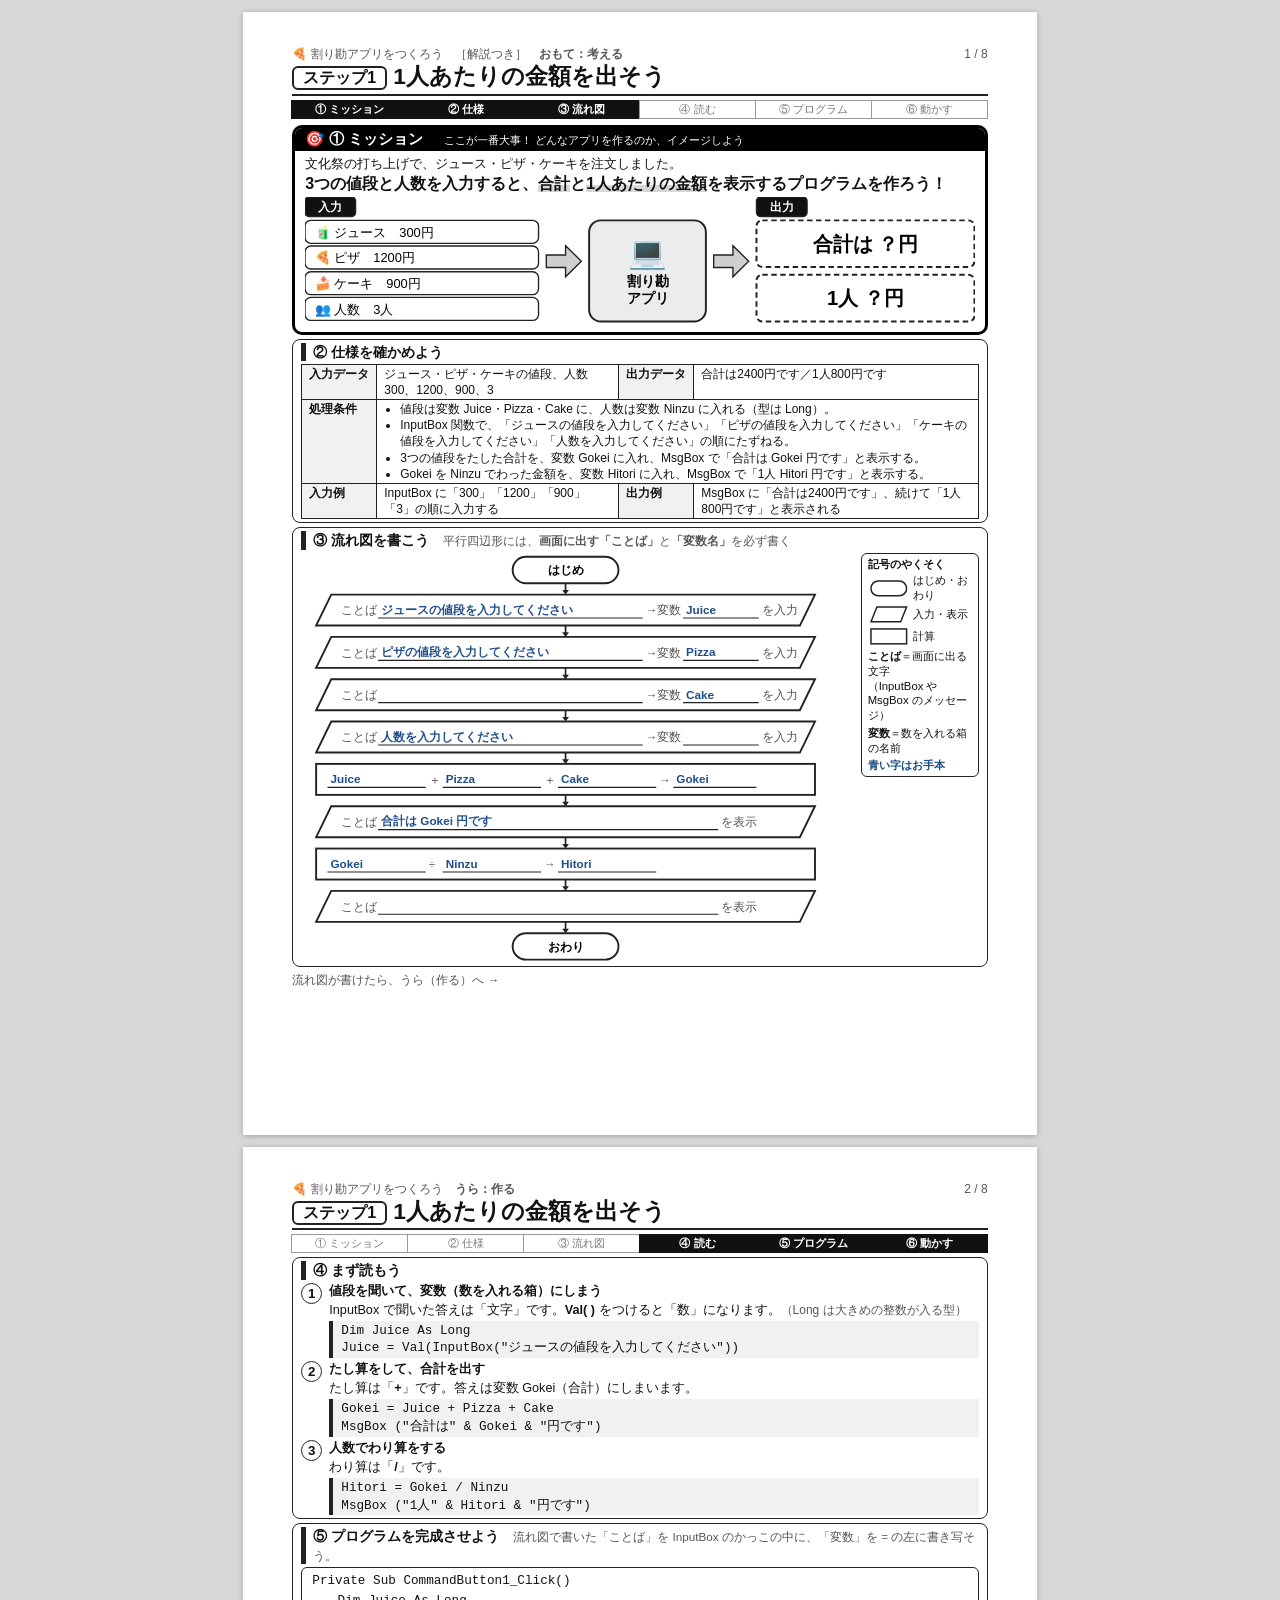
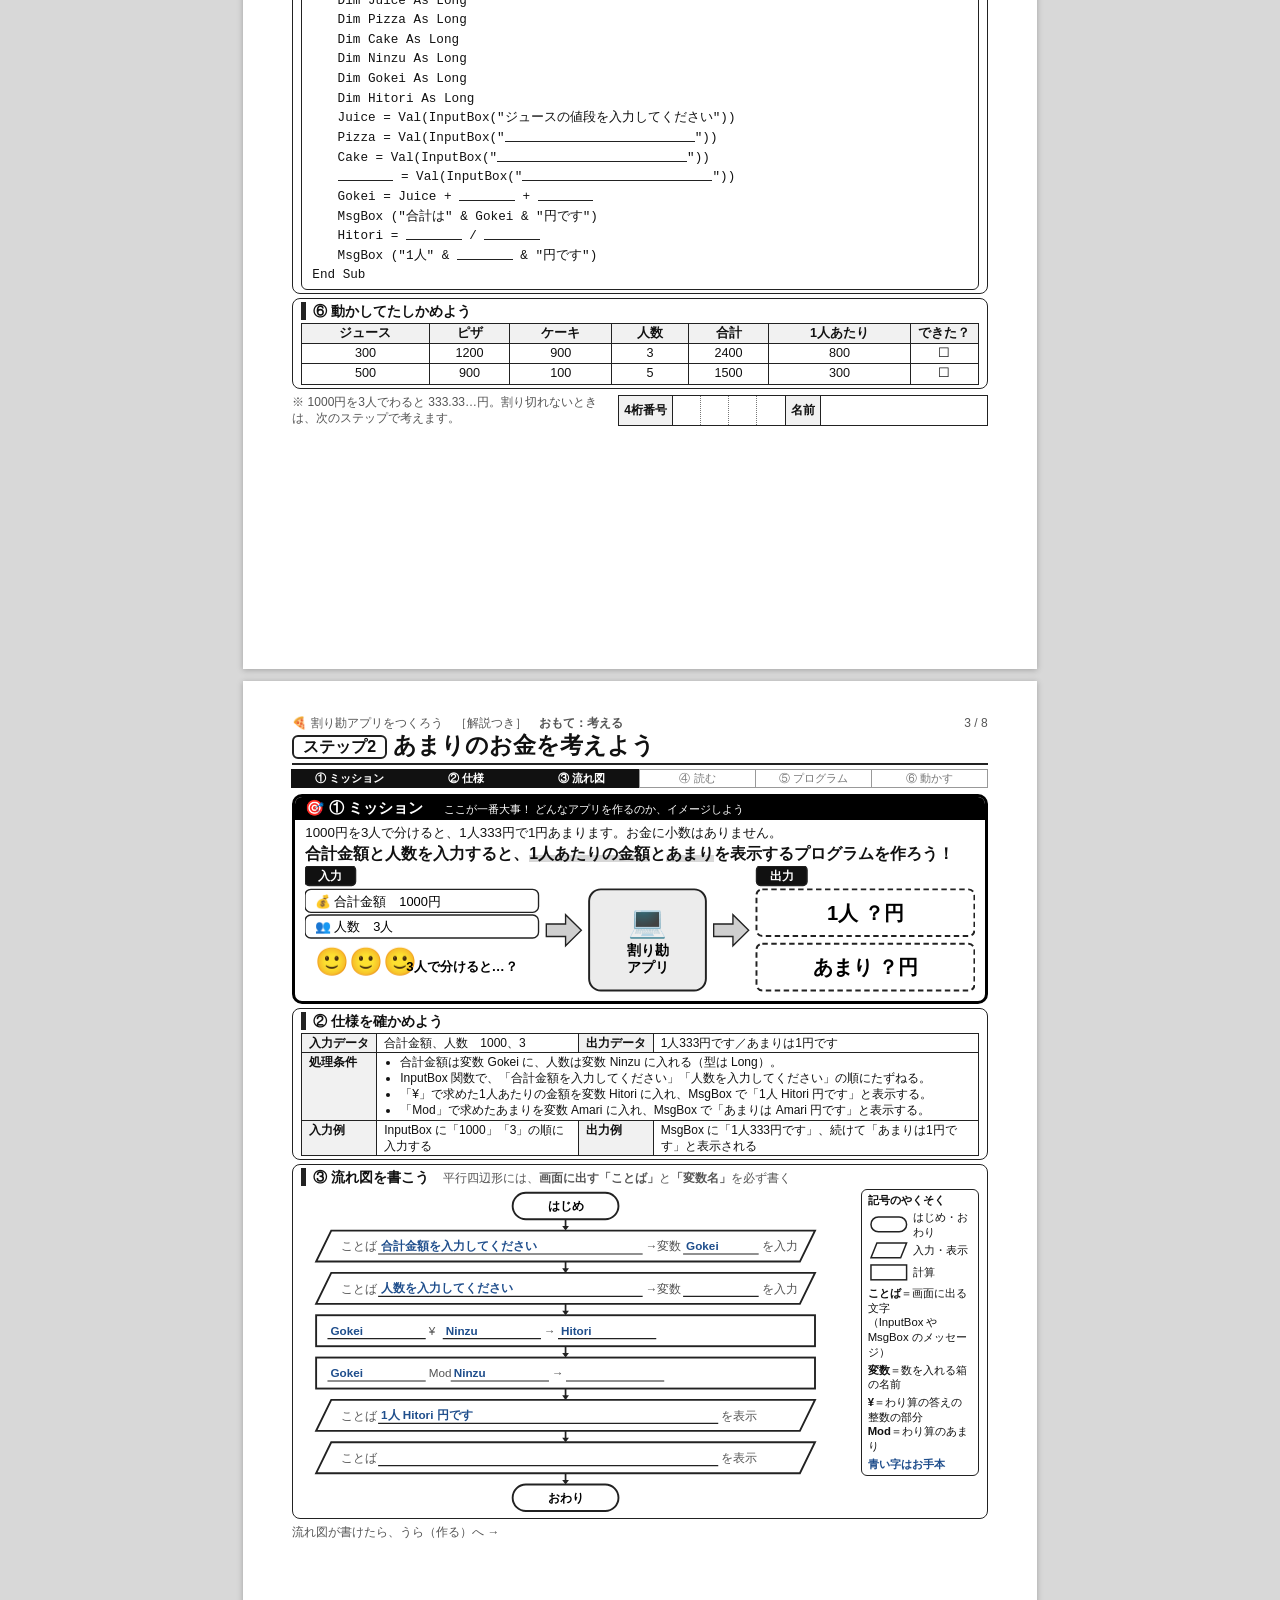
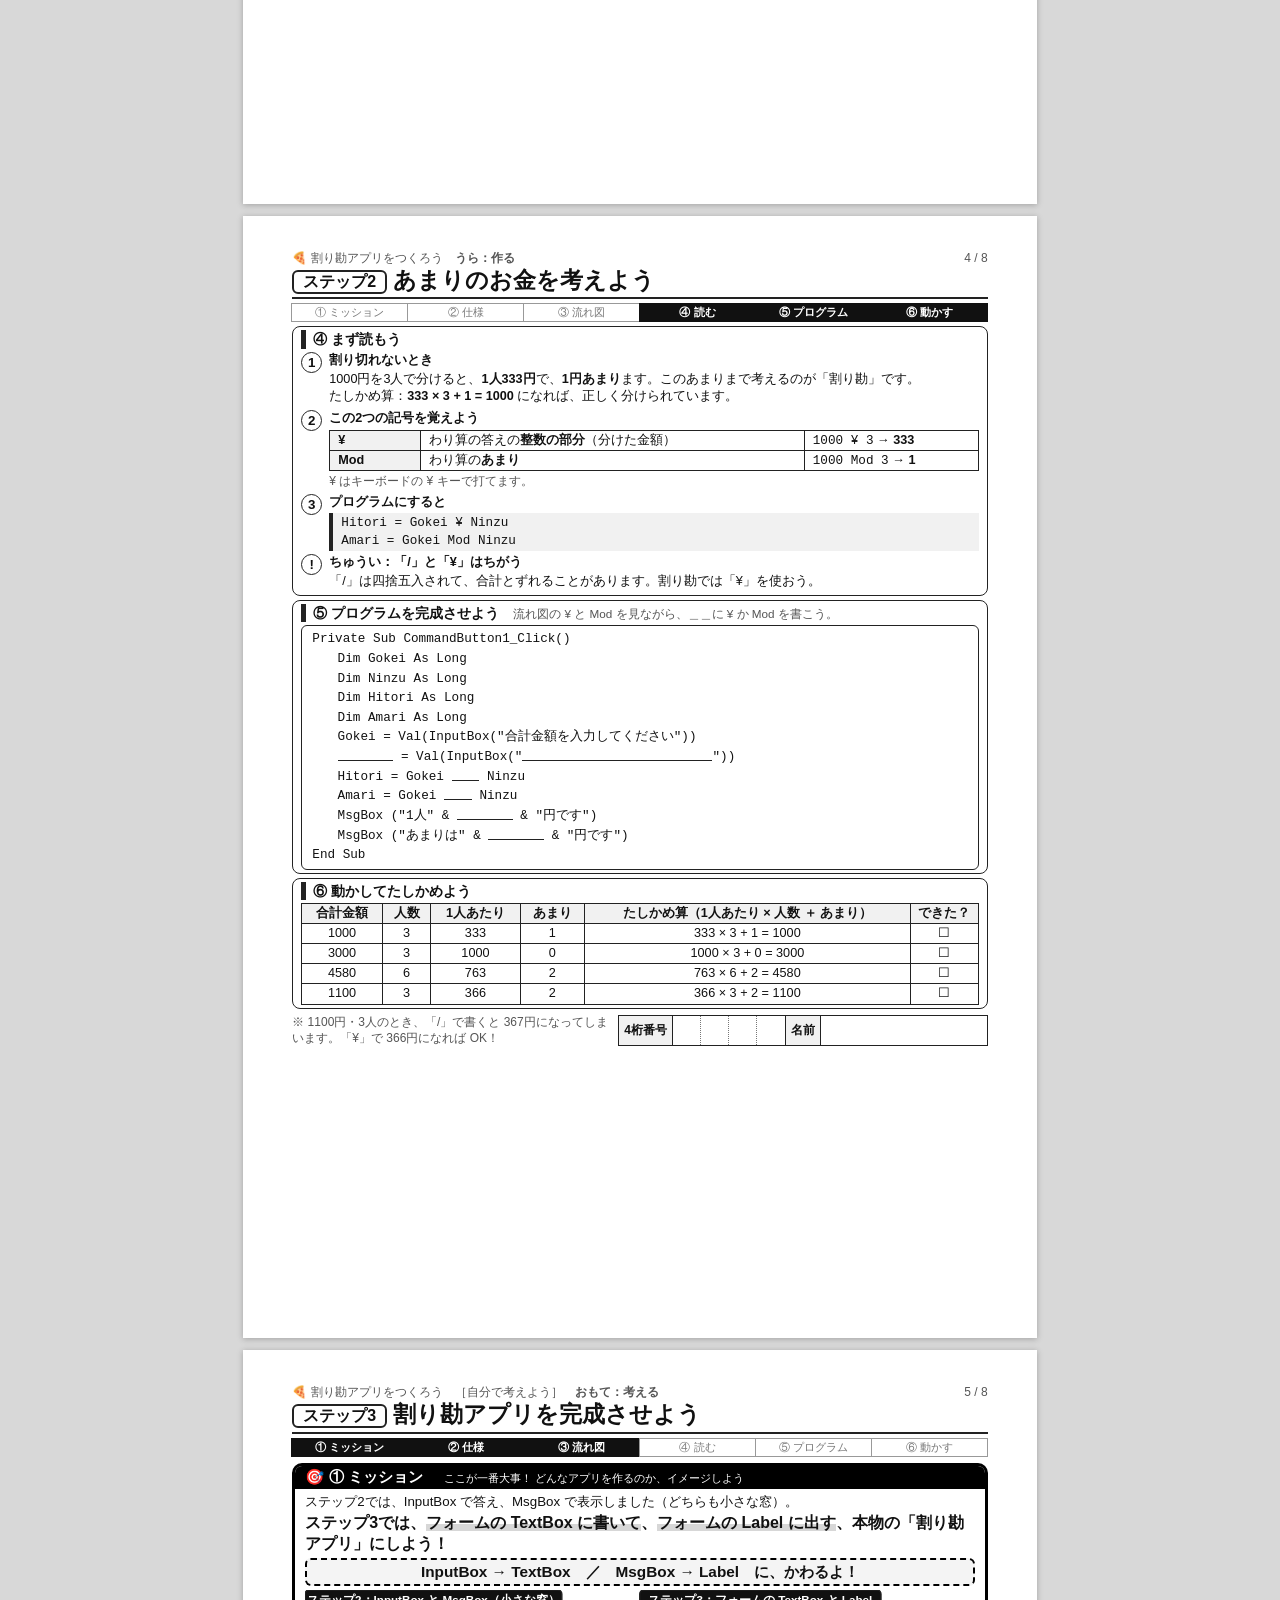
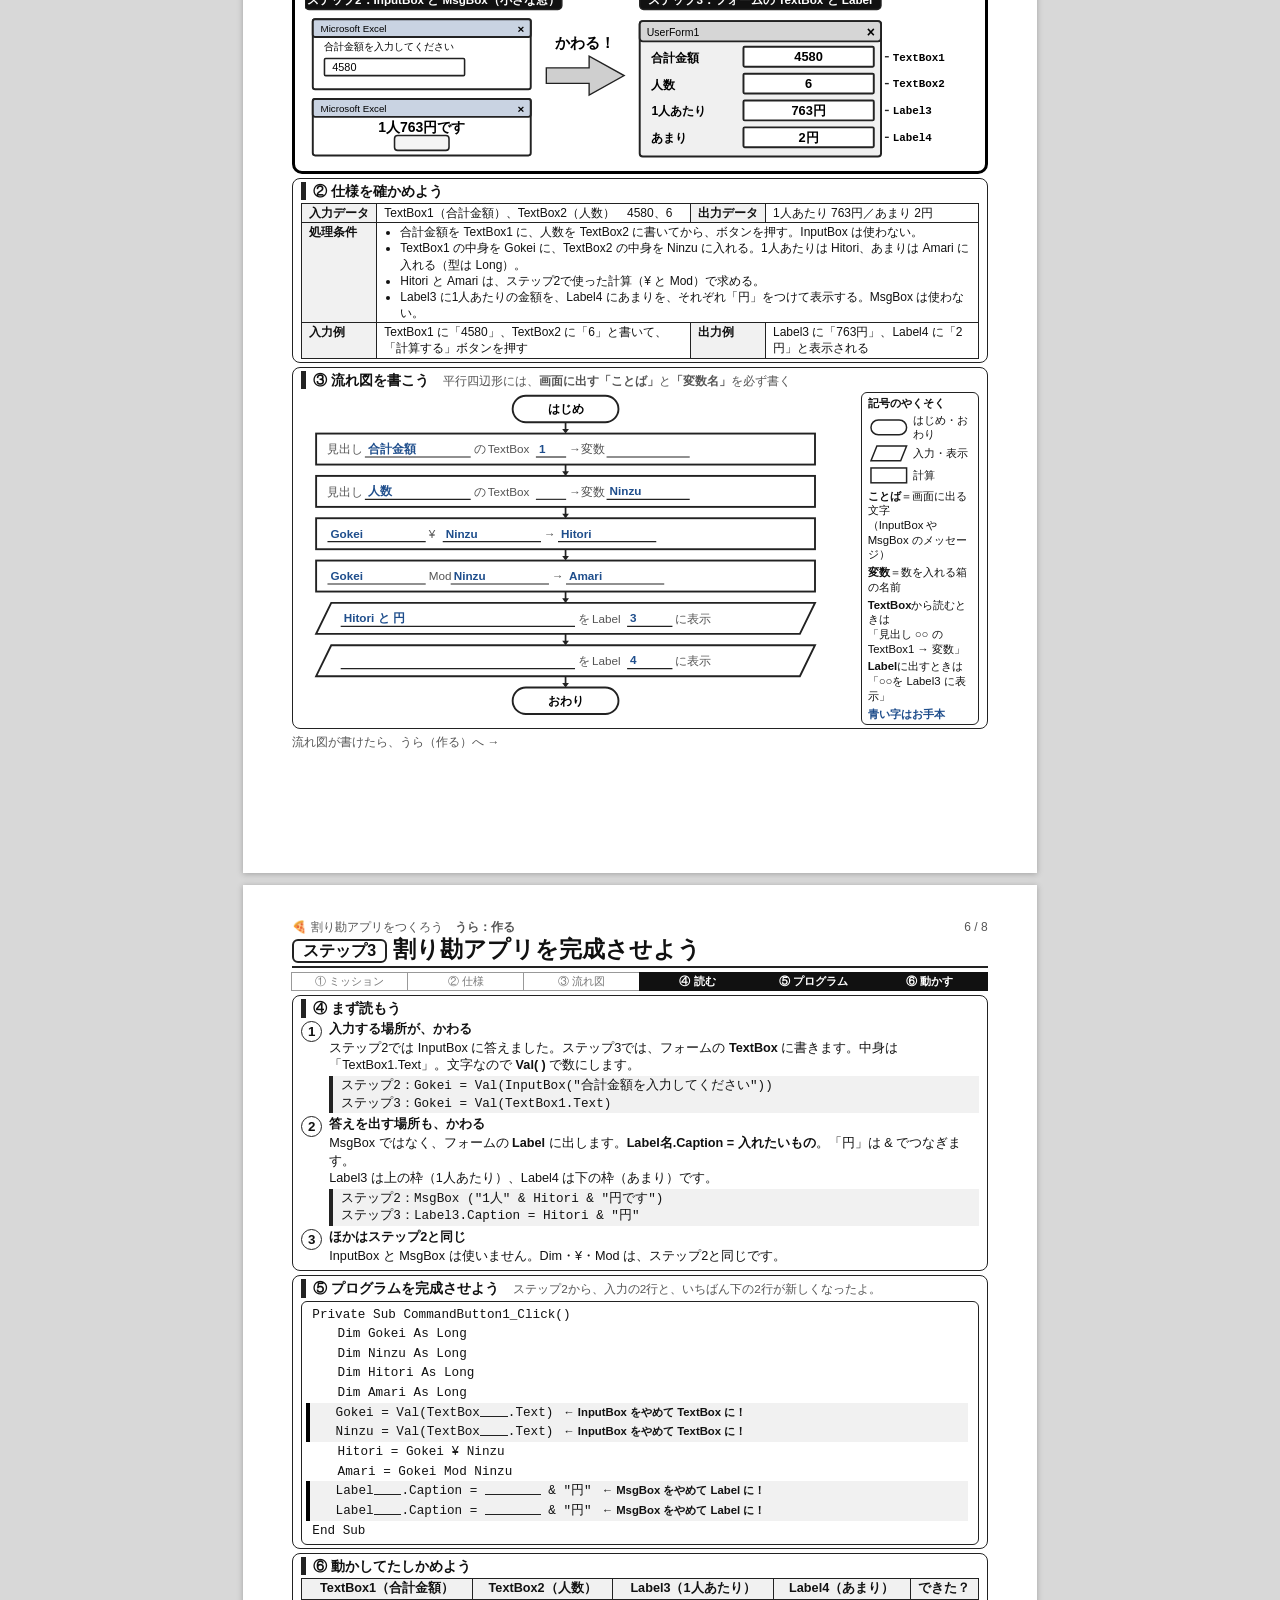
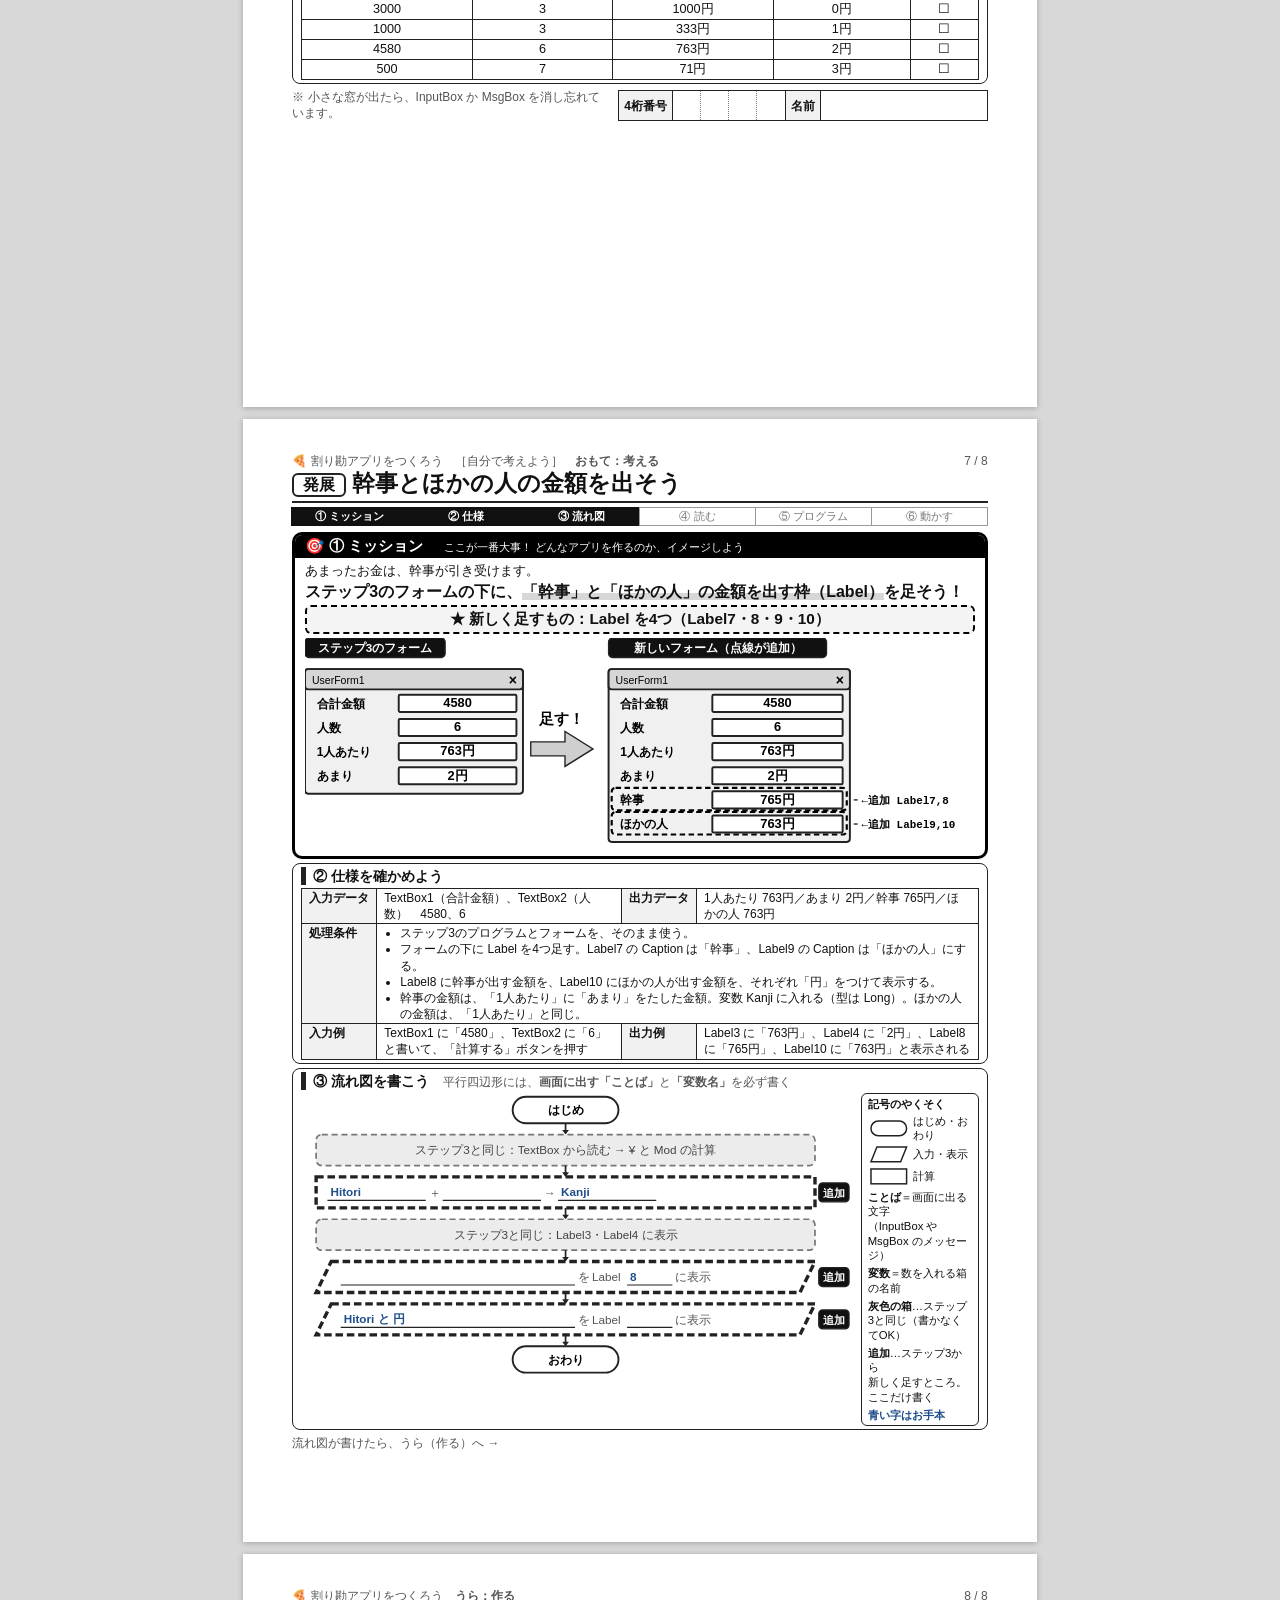
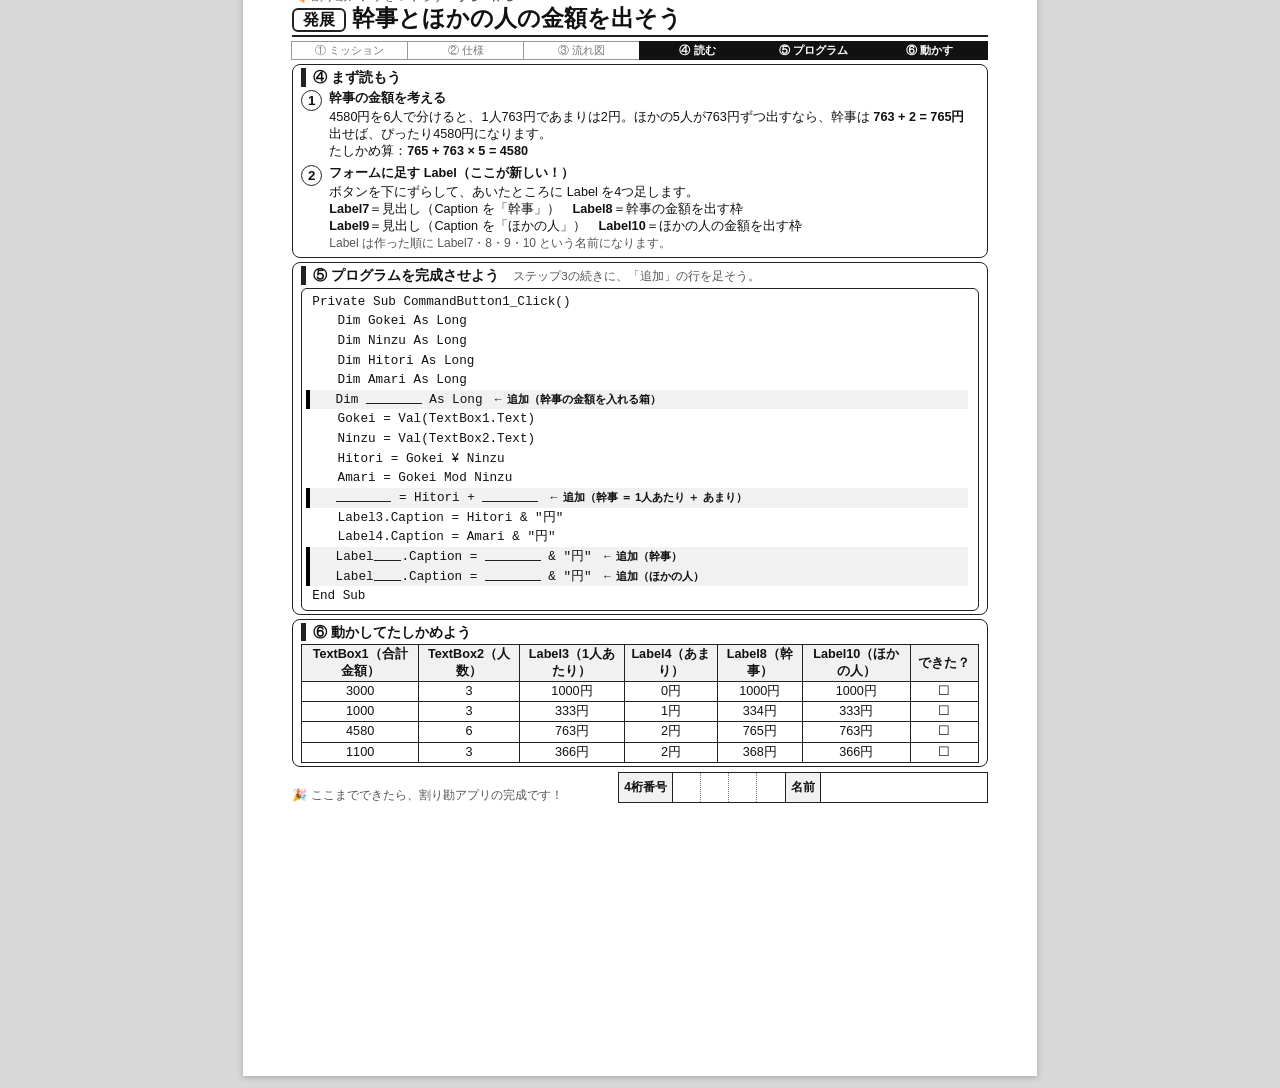
<file: handouts/warikan-print.html>
<!doctype html>
<html lang="ja">
<head>
<meta charset="utf-8">
<meta name="viewport" content="width=device-width, initial-scale=1">
<title>割り勘アプリをつくろう（プリント）</title>
<style>
  /* A4 たて・両面印刷用。1ステップ＝おもて（考える）＋うら（作る）。外部ファイルなしで印刷できる */
  :root { --ink: #111; --sub: #555; --line: #222; --soft: #f1f1f1; }
  @page { size: A4 portrait; margin: 9mm 13mm; }
  * { box-sizing: border-box; }
  html { background: #d8d8d8; }
  body { margin: 0; color: var(--ink); background: #fff; font-family: "BIZ UDPGothic", "Yu Gothic", "Meiryo", sans-serif; font-size: 9.5pt; line-height: 1.35; }
  svg { font-family: "BIZ UDPGothic", "Yu Gothic", "Meiryo", "Segoe UI Emoji", sans-serif; }
  .page { padding: 0; page-break-after: always; break-after: page; }
  .page:last-child { page-break-after: auto; break-after: auto; }
  @media screen {
    body { background: transparent; }
    .page { width: 210mm; min-height: 297mm; margin: 12px auto; padding: 9mm 13mm; background: #fff; box-shadow: 0 1px 6px rgba(0,0,0,.25); }
  }
  @media print { html, body { background: #fff; } .page { width: auto; min-height: 0; margin: 0; padding: 0; box-shadow: none; } }

  .head { border-bottom: 2.5px solid var(--line); padding-bottom: 3px; }
  .hrow { display: flex; justify-content: space-between; align-items: baseline; }
  .pg { font-size: 9pt; color: var(--sub); }
  .series { font-size: 9pt; color: var(--sub); }
  .title { width: 100%; white-space: nowrap; font-size: 17pt; font-weight: 700; line-height: 1.25; }
  .step-tag { display: inline-block; margin-right: 6px; padding: 0 9px; border: 2px solid var(--line); border-radius: 6px; font-size: 12pt; vertical-align: 1px; }
  /* 4桁番号・名前の表（うらの右下） */
  table.who { border-collapse: collapse; flex: none; color: var(--ink); }
  table.who th, table.who td { border: 1.5px solid var(--line); height: 8mm; padding: 0 5px; font-size: 9pt; }
  table.who th { background: var(--soft); font-weight: 700; white-space: nowrap; }
  table.who td.digits { padding: 0; width: 30mm; }
  table.who td.digits i { display: inline-block; width: 7.4mm; height: 7.6mm; border-right: 1px dotted #777; vertical-align: top; }
  table.who td.digits i:last-child { border-right: none; }
  table.who td.nm { width: 44mm; }

  /* 流れ（①〜⑥） */
  ol.road { list-style: none; display: flex; gap: 0; margin: 4px 0 0; padding: 0; font-size: 8.5pt; }
  ol.road li { flex: 1; text-align: center; padding: 1px 2px; border: 1.2px solid #999; color: #777; margin-left: -1px; }
  ol.road li.on { background: #111; color: #fff; border-color: #111; font-weight: 700; }

  /* ①〜⑥ のかたまりは、枠で囲む */
  .sec { margin-top: 4px; border: 1.8px solid var(--line); border-radius: 8px; padding: 0 8px 3px; }
  .sec .box { border: none; padding: 0; margin-top: 0; }
  .sec h2 { margin-top: 3px; }
  h2 { margin: 7px 0 3px; font-size: 10.5pt; padding-left: 7px; border-left: 5px solid var(--line); line-height: 1.3; }
  .h2note { font-size: 8.8pt; font-weight: 400; color: var(--sub); }

  /* ミッション（いちばん目立たせる） */
  .mission2 { margin-top: 6px; border: 3px solid #000; border-radius: 10px; overflow: hidden; }
  .mhead { background: #000; color: #fff; padding: 1px 10px; font-size: 11.5pt; font-weight: 700; }
  .mhead span { font-size: 8.5pt; font-weight: 400; margin-left: 6px; }
  .mbody { padding: 4px 10px 6px; }
  .mlead { margin: 0; font-size: 10pt; }
  .mmain { margin: 1px 0 2px; font-size: 12pt; font-weight: 700; line-height: 1.35; }
  .mmain u { text-decoration: none; background: linear-gradient(transparent 60%, #d7d7d7 60%); }
  .mband { margin: 3px 0 4px; padding: 2px 8px; border: 2px dashed #000; border-radius: 6px; font-size: 11.5pt; font-weight: 700; text-align: center; background: #f4f4f4; }
  .mimg { display: block; width: 100%; height: auto; }

  .box { border: 1.5px solid var(--line); border-radius: 6px; padding: 3px 10px 4px; margin-top: 3px; }
  .note { font-size: 9pt; color: var(--sub); }
  p { margin: 2px 0; }
  code { font-family: Consolas, "BIZ UDGothic", "MS Gothic", monospace; font-size: 9.5pt; }

  /* 解説 */
  .lesson { display: grid; gap: 3px; }
  .lesson .item { display: grid; grid-template-columns: 22px 1fr; gap: 0 6px; align-items: start; }
  .num { display: inline-block; width: 21px; height: 21px; line-height: 19px; text-align: center; border: 1.5px solid var(--line); border-radius: 50%; font-weight: 700; font-size: 10pt; }
  .item .t { font-weight: 700; }
  .snip { display: block; margin: 2px 0 0; padding: 1px 8px; border-left: 4px solid var(--line); background: var(--soft); white-space: pre-wrap; font-family: Consolas, "BIZ UDGothic", "MS Gothic", monospace; font-size: 9.5pt; line-height: 1.4; }
  .ops { width: 100%; border-collapse: collapse; margin-top: 3px; }
  .ops th, .ops td { border: 1.2px solid var(--line); padding: 1px 8px; text-align: left; font-weight: 400; }
  .ops th { background: var(--soft); font-weight: 700; width: 14%; }

  /* 仕様 */
  table.spec { width: 100%; border-collapse: collapse; margin-top: 3px; }
  table.spec th, table.spec td { border: 1.5px solid var(--line); font-size: 9pt; padding: 1px 7px; vertical-align: top; text-align: left; }
  table.spec th { width: 19mm; background: var(--soft); font-weight: 700; white-space: nowrap; }
  table.spec ul { margin: 0; padding-left: 16px; }
  table.spec li { margin: 0; }

  /* 流れ図 */
  .flowrow { display: flex; gap: 2mm; align-items: flex-start; margin-top: 3px; }
  svg.flow { flex: none; width: 146mm; height: auto; }
  .legend { flex: 1; border: 1.5px solid var(--line); border-radius: 6px; padding: 3px 6px; font-size: 8.5pt; line-height: 1.3; }
  .lg-t { font-weight: 700; margin-bottom: 2px; }
  .lg-i { display: flex; align-items: center; gap: 4px; margin-bottom: 1px; }
  .lg-svg { width: 11mm; height: auto; flex: none; }
  .lg-n { margin-top: 3px; }
  .lg-n.blue { color: #1f4e8c; font-weight: 700; }

  /* プログラム */
  .codebox { margin-top: 3px; border: 1.5px solid var(--line); border-radius: 6px; padding: 3px 10px 4px; font-family: Consolas, "BIZ UDGothic", "MS Gothic", monospace; font-size: 9.5pt; line-height: 1.55; }
  .ln.new { background: var(--soft); border-left: 4px solid #000; margin-left: -6px; padding-left: 6px; }
  .lnote { margin-left: 10px; font-family: "BIZ UDPGothic", "Yu Gothic", "Meiryo", sans-serif; font-size: 8.5pt; font-weight: 700; }
  .blank { display: inline-block; min-width: 3.2em; height: 1.05em; border-bottom: 1.5px solid var(--line); vertical-align: -1px; }
  .blank.s { min-width: 2.2em; }
  .blank.m { min-width: 4.4em; }
  .blank.xl { min-width: 15em; }

  /* 動かして確かめる表 */
  table.try { width: 100%; border-collapse: collapse; margin-top: 3px; text-align: center; }
  table.try th, table.try td { border: 1.5px solid var(--line); padding: 1px 6px; }
  table.try th { background: var(--soft); font-weight: 700; }
  table.try td.chk { width: 18mm; }
  table.ref td, table.ref th { padding: 0 5px; font-size: 8.8pt; }

  .footer { margin-top: 5px; display: flex; justify-content: space-between; align-items: flex-end; gap: 8px; font-size: 9pt; color: var(--sub); }
</style>
</head>
<body>
<section class="page">
  <div class="head">
    <div class="hrow"><span class="series">🍕 割り勘アプリをつくろう　［解説つき］　<b>おもて：考える</b></span><span class="pg">1 / 8</span></div>
    <div class="title"><span class="step-tag">ステップ1</span>1人あたりの金額を出そう</div>
  </div>
  <ol class="road"><li class="on">① ミッション</li><li class="on">② 仕様</li><li class="on">③ 流れ図</li><li>④ 読む</li><li>⑤ プログラム</li><li>⑥ 動かす</li></ol>
  <div class="mission2">
    <div class="mhead">🎯 ① ミッション　<span>ここが一番大事！ どんなアプリを作るのか、イメージしよう</span></div>
    <div class="mbody">
      <p class="mlead">文化祭の打ち上げで、ジュース・ピザ・ケーキを注文しました。</p>
      <p class="mmain">3つの値段と人数を入力すると、<u>合計</u>と<u>1人あたりの金額</u>を表示するプログラムを作ろう！</p>
      
      <svg class="mimg" viewBox="0 0 172 33" role="img" aria-label="ミッションの絵。ジュース300円、ピザ1200円、ケーキ900円、3人を入力すると、合計と1人あたりの金額が出る"><rect x="0" y="0" width="13" height="5" rx="1" fill="#111" stroke="#222" stroke-width="0.35"/><text x="6.5" y="3.6" font-size="3" font-weight="700" text-anchor="middle" fill="#fff">入力</text><rect x="0" y="6" width="60" height="5.9" rx="1.5" fill="#fff" stroke="#222" stroke-width="0.35"/><text x="2.5" y="10.2" font-size="3.3">🧃 ジュース　300円</text><rect x="0" y="12.6" width="60" height="5.9" rx="1.5" fill="#fff" stroke="#222" stroke-width="0.35"/><text x="2.5" y="16.799999999999997" font-size="3.3">🍕 ピザ　1200円</text><rect x="0" y="19.2" width="60" height="5.9" rx="1.5" fill="#fff" stroke="#222" stroke-width="0.35"/><text x="2.5" y="23.4" font-size="3.3">🍰 ケーキ　900円</text><rect x="0" y="25.799999999999997" width="60" height="5.9" rx="1.5" fill="#fff" stroke="#222" stroke-width="0.35"/><text x="2.5" y="29.999999999999996" font-size="3.3">👥 人数　3人</text><polygon points="62,14.9 66.95,14.9 66.95,12.5 71,16.5 66.95,20.5 66.95,18.1 62,18.1" fill="#cfcfcf" stroke="#222" stroke-width="0.35"/><rect x="73" y="6" width="30" height="26" rx="3" fill="#ececec" stroke="#222" stroke-width="0.5"/><text x="88" y="16.92" font-size="8" text-anchor="middle">💻</text><text x="88" y="22.92" font-size="3.5" font-weight="700" text-anchor="middle">割り勘</text><text x="88" y="27.32" font-size="3.5" font-weight="700" text-anchor="middle">アプリ</text><polygon points="105,14.9 109.95,14.9 109.95,12.5 114,16.5 109.95,20.5 109.95,18.1 105,18.1" fill="#cfcfcf" stroke="#222" stroke-width="0.35"/><rect x="116" y="0" width="13" height="5" rx="1" fill="#111" stroke="#222" stroke-width="0.35"/><text x="122.5" y="3.6" font-size="3" font-weight="700" text-anchor="middle" fill="#fff">出力</text><rect x="116" y="6" width="56" height="12" rx="1.5" fill="#fff" stroke="#222" stroke-width="0.5" stroke-dasharray="1.4 0.9"/><text x="144" y="13.8" font-size="5.2" font-weight="700" text-anchor="middle">合計は ？円</text><rect x="116" y="20" width="56" height="12" rx="1.5" fill="#fff" stroke="#222" stroke-width="0.5" stroke-dasharray="1.4 0.9"/><text x="144" y="27.8" font-size="5.2" font-weight="700" text-anchor="middle">1人 ？円</text></svg>
    </div>
  </div>
  <div class="sec">
    <h2>② 仕様を確かめよう</h2>
    <table class="spec">
    <tr><th>入力データ</th><td>ジュース・ピザ・ケーキの値段、人数　300、1200、900、3</td><th>出力データ</th><td>合計は2400円です／1人800円です</td></tr>
    <tr><th>処理条件</th><td colspan="3"><ul><li>値段は変数 Juice・Pizza・Cake に、人数は変数 Ninzu に入れる（型は Long）。</li><li>InputBox 関数で、「ジュースの値段を入力してください」「ピザの値段を入力してください」「ケーキの値段を入力してください」「人数を入力してください」の順にたずねる。</li><li>3つの値段をたした合計を、変数 Gokei に入れ、MsgBox で「合計は Gokei 円です」と表示する。</li><li>Gokei を Ninzu でわった金額を、変数 Hitori に入れ、MsgBox で「1人 Hitori 円です」と表示する。</li></ul></td></tr>
    <tr><th>入力例</th><td>InputBox に「300」「1200」「900」「3」の順に入力する</td><th>出力例</th><td>MsgBox に「合計は2400円です」、続けて「1人800円です」と表示される</td></tr>
  </table>
  </div>
  <div class="sec">
    <h2>③ 流れ図を書こう　<span class="h2note">平行四辺形には、<b>画面に出す「ことば」</b>と<b>「変数名」</b>を必ず書く</span></h2>
    <div class="flowrow"><svg class="flow" viewBox="0 0 146 108.60000000000001" role="img" aria-label="流れ図を書く欄。はじめ、入力、計算、表示、おわりの記号がならんでいる"><rect x="56" y="1" width="28" height="7" rx="3.5" fill="#fff" stroke="#222" stroke-width="0.5"/><text x="70" y="5.6" font-size="3.1" font-weight="700" text-anchor="middle">はじめ</text><line x1="70" y1="8" x2="70" y2="10.6" stroke="#222" stroke-width="0.45"/><polygon points="69.1,9.8 70.9,9.8 70,11" fill="#222"/><polygon points="8,11 136,11 132,19.2 4,19.2" fill="#fff" stroke="#222" stroke-width="0.5"/><text x="10.5" y="16.2" font-size="3.1" fill="#555">ことば</text><line x1="20.4" y1="17.2" x2="90.4" y2="17.2" stroke="#222" stroke-width="0.3"/><text x="21.2" y="16.099999999999998" font-size="3.1" font-weight="700" fill="#1f4e8c">ジュースの値段を入力してください</text><text x="91.19999999999999" y="16.2" font-size="3.1" fill="#555">→変数</text><line x1="101.1" y1="17.2" x2="121.1" y2="17.2" stroke="#222" stroke-width="0.3"/><text x="101.89999999999999" y="16.099999999999998" font-size="3.1" font-weight="700" fill="#1f4e8c">Juice</text><text x="121.89999999999999" y="16.2" font-size="3.1" fill="#555">を入力</text><line x1="70" y1="19.2" x2="70" y2="21.8" stroke="#222" stroke-width="0.45"/><polygon points="69.1,21 70.9,21 70,22.2" fill="#222"/><polygon points="8,22.2 136,22.2 132,30.4 4,30.4" fill="#fff" stroke="#222" stroke-width="0.5"/><text x="10.5" y="27.4" font-size="3.1" fill="#555">ことば</text><line x1="20.4" y1="28.4" x2="90.4" y2="28.4" stroke="#222" stroke-width="0.3"/><text x="21.2" y="27.299999999999997" font-size="3.1" font-weight="700" fill="#1f4e8c">ピザの値段を入力してください</text><text x="91.19999999999999" y="27.4" font-size="3.1" fill="#555">→変数</text><line x1="101.1" y1="28.4" x2="121.1" y2="28.4" stroke="#222" stroke-width="0.3"/><text x="101.89999999999999" y="27.299999999999997" font-size="3.1" font-weight="700" fill="#1f4e8c">Pizza</text><text x="121.89999999999999" y="27.4" font-size="3.1" fill="#555">を入力</text><line x1="70" y1="30.4" x2="70" y2="33" stroke="#222" stroke-width="0.45"/><polygon points="69.1,32.199999999999996 70.9,32.199999999999996 70,33.4" fill="#222"/><polygon points="8,33.4 136,33.4 132,41.599999999999994 4,41.599999999999994" fill="#fff" stroke="#222" stroke-width="0.5"/><text x="10.5" y="38.6" font-size="3.1" fill="#555">ことば</text><line x1="20.4" y1="39.6" x2="90.4" y2="39.6" stroke="#222" stroke-width="0.3"/><text x="91.19999999999999" y="38.6" font-size="3.1" fill="#555">→変数</text><line x1="101.1" y1="39.6" x2="121.1" y2="39.6" stroke="#222" stroke-width="0.3"/><text x="101.89999999999999" y="38.5" font-size="3.1" font-weight="700" fill="#1f4e8c">Cake</text><text x="121.89999999999999" y="38.6" font-size="3.1" fill="#555">を入力</text><line x1="70" y1="41.599999999999994" x2="70" y2="44.199999999999996" stroke="#222" stroke-width="0.45"/><polygon points="69.1,43.39999999999999 70.9,43.39999999999999 70,44.599999999999994" fill="#222"/><polygon points="8,44.599999999999994 136,44.599999999999994 132,52.8 4,52.8" fill="#fff" stroke="#222" stroke-width="0.5"/><text x="10.5" y="49.8" font-size="3.1" fill="#555">ことば</text><line x1="20.4" y1="50.8" x2="90.4" y2="50.8" stroke="#222" stroke-width="0.3"/><text x="21.2" y="49.699999999999996" font-size="3.1" font-weight="700" fill="#1f4e8c">人数を入力してください</text><text x="91.19999999999999" y="49.8" font-size="3.1" fill="#555">→変数</text><line x1="101.1" y1="50.8" x2="121.1" y2="50.8" stroke="#222" stroke-width="0.3"/><text x="121.89999999999999" y="49.8" font-size="3.1" fill="#555">を入力</text><line x1="70" y1="52.8" x2="70" y2="55.4" stroke="#222" stroke-width="0.45"/><polygon points="69.1,54.599999999999994 70.9,54.599999999999994 70,55.8" fill="#222"/><rect x="4" y="55.8" width="132" height="8.2" fill="#fff" stroke="#222" stroke-width="0.5"/><line x1="7" y1="62" x2="33" y2="62" stroke="#222" stroke-width="0.3"/><text x="7.8" y="60.9" font-size="3.1" font-weight="700" fill="#1f4e8c">Juice</text><text x="33.8" y="61" font-size="3.1" fill="#555">＋</text><line x1="37.5" y1="62" x2="63.5" y2="62" stroke="#222" stroke-width="0.3"/><text x="38.3" y="60.9" font-size="3.1" font-weight="700" fill="#1f4e8c">Pizza</text><text x="64.3" y="61" font-size="3.1" fill="#555">＋</text><line x1="68" y1="62" x2="94" y2="62" stroke="#222" stroke-width="0.3"/><text x="68.8" y="60.9" font-size="3.1" font-weight="700" fill="#1f4e8c">Cake</text><text x="94.8" y="61" font-size="3.1" fill="#555">→</text><line x1="98.5" y1="62" x2="120.5" y2="62" stroke="#222" stroke-width="0.3"/><text x="99.3" y="60.9" font-size="3.1" font-weight="700" fill="#1f4e8c">Gokei</text><line x1="70" y1="64" x2="70" y2="66.6" stroke="#222" stroke-width="0.45"/><polygon points="69.1,65.8 70.9,65.8 70,67" fill="#222"/><polygon points="8,67 136,67 132,75.2 4,75.2" fill="#fff" stroke="#222" stroke-width="0.5"/><text x="10.5" y="72.19999999999999" font-size="3.1" fill="#555">ことば</text><line x1="20.4" y1="73.19999999999999" x2="110.4" y2="73.19999999999999" stroke="#222" stroke-width="0.3"/><text x="21.2" y="72.1" font-size="3.1" font-weight="700" fill="#1f4e8c">合計は Gokei 円です</text><text x="111.19999999999999" y="72.19999999999999" font-size="3.1" fill="#555">を表示</text><line x1="70" y1="75.2" x2="70" y2="77.8" stroke="#222" stroke-width="0.45"/><polygon points="69.1,77 70.9,77 70,78.2" fill="#222"/><rect x="4" y="78.2" width="132" height="8.2" fill="#fff" stroke="#222" stroke-width="0.5"/><line x1="7" y1="84.39999999999999" x2="33" y2="84.39999999999999" stroke="#222" stroke-width="0.3"/><text x="7.8" y="83.3" font-size="3.1" font-weight="700" fill="#1f4e8c">Gokei</text><text x="33.8" y="83.39999999999999" font-size="3.1" fill="#555">÷</text><line x1="37.5" y1="84.39999999999999" x2="63.5" y2="84.39999999999999" stroke="#222" stroke-width="0.3"/><text x="38.3" y="83.3" font-size="3.1" font-weight="700" fill="#1f4e8c">Ninzu</text><text x="64.3" y="83.39999999999999" font-size="3.1" fill="#555">→</text><line x1="68" y1="84.39999999999999" x2="94" y2="84.39999999999999" stroke="#222" stroke-width="0.3"/><text x="68.8" y="83.3" font-size="3.1" font-weight="700" fill="#1f4e8c">Hitori</text><line x1="70" y1="86.4" x2="70" y2="89" stroke="#222" stroke-width="0.45"/><polygon points="69.1,88.2 70.9,88.2 70,89.4" fill="#222"/><polygon points="8,89.4 136,89.4 132,97.60000000000001 4,97.60000000000001" fill="#fff" stroke="#222" stroke-width="0.5"/><text x="10.5" y="94.6" font-size="3.1" fill="#555">ことば</text><line x1="20.4" y1="95.6" x2="110.4" y2="95.6" stroke="#222" stroke-width="0.3"/><text x="111.19999999999999" y="94.6" font-size="3.1" fill="#555">を表示</text><line x1="70" y1="97.60000000000001" x2="70" y2="100.2" stroke="#222" stroke-width="0.45"/><polygon points="69.1,99.4 70.9,99.4 70,100.60000000000001" fill="#222"/><rect x="56" y="100.60000000000001" width="28" height="7" rx="3.5" fill="#fff" stroke="#222" stroke-width="0.5"/><text x="70" y="105.2" font-size="3.1" font-weight="700" text-anchor="middle">おわり</text></svg><div class="legend">
    <div class="lg-t">記号のやくそく</div>
    <div class="lg-i"><svg class="lg-svg" viewBox="0 0 14 7"><rect x="1" y="1" width="12" height="5" rx="2.5" fill="#fff" stroke="#222" stroke-width="0.5"/></svg><span>はじめ・おわり</span></div>
    <div class="lg-i"><svg class="lg-svg" viewBox="0 0 14 7"><polygon points="3,1 13,1 11,6 1,6" fill="#fff" stroke="#222" stroke-width="0.5"/></svg><span>入力・表示</span></div>
    <div class="lg-i"><svg class="lg-svg" viewBox="0 0 14 7"><rect x="1" y="1" width="12" height="5" rx="0" fill="#fff" stroke="#222" stroke-width="0.5"/></svg><span>計算</span></div>
    <div class="lg-n"><b>ことば</b>＝画面に出る文字<br>（InputBox や MsgBox のメッセージ）</div>
    <div class="lg-n"><b>変数</b>＝数を入れる箱の名前</div>
    
    <div class="lg-n blue">青い字はお手本</div>
  </div></div>
  </div>
  <div class="footer"><span>流れ図が書けたら、うら（作る）へ →</span></div>
</section>
<section class="page">
  <div class="head">
    <div class="hrow"><span class="series">🍕 割り勘アプリをつくろう　<b>うら：作る</b></span><span class="pg">2 / 8</span></div>
    <div class="title"><span class="step-tag">ステップ1</span>1人あたりの金額を出そう</div>
  </div>
  <ol class="road"><li>① ミッション</li><li>② 仕様</li><li>③ 流れ図</li><li class="on">④ 読む</li><li class="on">⑤ プログラム</li><li class="on">⑥ 動かす</li></ol>
  <div class="sec">
    <h2>④ まず読もう</h2>
    <div class="box lesson"><div class="item"><span class="num">1</span><div><div class="t">値段を聞いて、変数（数を入れる箱）にしまう</div><p>InputBox で聞いた答えは「文字」です。<b>Val( )</b> をつけると「数」になります。<span class="note">（Long は大きめの整数が入る型）</span></p><span class="snip">Dim Juice As Long
Juice = Val(InputBox("ジュースの値段を入力してください"))</span></div></div><div class="item"><span class="num">2</span><div><div class="t">たし算をして、合計を出す</div><p>たし算は「<b>+</b>」です。答えは変数 Gokei（合計）にしまいます。</p><span class="snip">Gokei = Juice + Pizza + Cake
MsgBox ("合計は" &amp; Gokei &amp; "円です")</span></div></div><div class="item"><span class="num">3</span><div><div class="t">人数でわり算をする</div><p>わり算は「<b>/</b>」です。</p><span class="snip">Hitori = Gokei / Ninzu
MsgBox ("1人" &amp; Hitori &amp; "円です")</span></div></div></div>
  </div>
  <div class="sec">
    <h2>⑤ プログラムを完成させよう　<span class="h2note">流れ図で書いた「ことば」を InputBox のかっこの中に、「変数」を = の左に書き写そう。</span></h2>
    <div class="codebox"><div class="ln" style="padding-left:0em">Private Sub CommandButton1_Click()</div><div class="ln" style="padding-left:2em">Dim Juice As Long</div><div class="ln" style="padding-left:2em">Dim Pizza As Long</div><div class="ln" style="padding-left:2em">Dim Cake As Long</div><div class="ln" style="padding-left:2em">Dim Ninzu As Long</div><div class="ln" style="padding-left:2em">Dim Gokei As Long</div><div class="ln" style="padding-left:2em">Dim Hitori As Long</div><div class="ln" style="padding-left:2em">Juice = Val(InputBox("ジュースの値段を入力してください"))</div><div class="ln" style="padding-left:2em">Pizza = Val(InputBox("<span class="blank xl"></span>"))</div><div class="ln" style="padding-left:2em">Cake = Val(InputBox("<span class="blank xl"></span>"))</div><div class="ln" style="padding-left:2em"><span class="blank m"></span> = Val(InputBox("<span class="blank xl"></span>"))</div><div class="ln" style="padding-left:2em">Gokei = Juice + <span class="blank m"></span> + <span class="blank m"></span></div><div class="ln" style="padding-left:2em">MsgBox ("合計は" &amp; Gokei &amp; "円です")</div><div class="ln" style="padding-left:2em">Hitori = <span class="blank m"></span> / <span class="blank m"></span></div><div class="ln" style="padding-left:2em">MsgBox ("1人" &amp; <span class="blank m"></span> &amp; "円です")</div><div class="ln" style="padding-left:0em">End Sub</div></div>
    
  </div>
  <div class="sec">
    <h2>⑥ 動かしてたしかめよう</h2>
    <table class="try"><tr><th>ジュース</th><th>ピザ</th><th>ケーキ</th><th>人数</th><th>合計</th><th>1人あたり</th><th>できた？</th></tr><tr><td>300</td><td>1200</td><td>900</td><td>3</td><td>2400</td><td>800</td><td class="chk">☐</td></tr><tr><td>500</td><td>900</td><td>100</td><td>5</td><td>1500</td><td>300</td><td class="chk">☐</td></tr></table>
  </div>
  <div class="footer"><span>※ 1000円を3人でわると 333.33…円。割り切れないときは、次のステップで考えます。</span><table class="who"><tr><th>4桁番号</th><td class="digits"><i></i><i></i><i></i><i></i></td><th>名前</th><td class="nm"></td></tr></table></div>
</section>
<section class="page">
  <div class="head">
    <div class="hrow"><span class="series">🍕 割り勘アプリをつくろう　［解説つき］　<b>おもて：考える</b></span><span class="pg">3 / 8</span></div>
    <div class="title"><span class="step-tag">ステップ2</span>あまりのお金を考えよう</div>
  </div>
  <ol class="road"><li class="on">① ミッション</li><li class="on">② 仕様</li><li class="on">③ 流れ図</li><li>④ 読む</li><li>⑤ プログラム</li><li>⑥ 動かす</li></ol>
  <div class="mission2">
    <div class="mhead">🎯 ① ミッション　<span>ここが一番大事！ どんなアプリを作るのか、イメージしよう</span></div>
    <div class="mbody">
      <p class="mlead">1000円を3人で分けると、1人333円で1円あまります。お金に小数はありません。</p>
      <p class="mmain">合計金額と人数を入力すると、<u>1人あたりの金額</u>と<u>あまり</u>を表示するプログラムを作ろう！</p>
      
      <svg class="mimg" viewBox="0 0 172 33" role="img" aria-label="ミッションの絵。合計金額1000円、人数3人を入力すると、1人あたりの金額とあまりが出る"><rect x="0" y="0" width="13" height="5" rx="1" fill="#111" stroke="#222" stroke-width="0.35"/><text x="6.5" y="3.6" font-size="3" font-weight="700" text-anchor="middle" fill="#fff">入力</text><rect x="0" y="6" width="60" height="5.9" rx="1.5" fill="#fff" stroke="#222" stroke-width="0.35"/><text x="2.5" y="10.2" font-size="3.3">💰 合計金額　1000円</text><rect x="0" y="12.6" width="60" height="5.9" rx="1.5" fill="#fff" stroke="#222" stroke-width="0.35"/><text x="2.5" y="16.799999999999997" font-size="3.3">👥 人数　3人</text><text x="2.5" y="27" font-size="7">🙂🙂🙂</text><text x="26" y="27" font-size="3.4" font-weight="700">3人で分けると…？</text><polygon points="62,14.9 66.95,14.9 66.95,12.5 71,16.5 66.95,20.5 66.95,18.1 62,18.1" fill="#cfcfcf" stroke="#222" stroke-width="0.35"/><rect x="73" y="6" width="30" height="26" rx="3" fill="#ececec" stroke="#222" stroke-width="0.5"/><text x="88" y="16.92" font-size="8" text-anchor="middle">💻</text><text x="88" y="22.92" font-size="3.5" font-weight="700" text-anchor="middle">割り勘</text><text x="88" y="27.32" font-size="3.5" font-weight="700" text-anchor="middle">アプリ</text><polygon points="105,14.9 109.95,14.9 109.95,12.5 114,16.5 109.95,20.5 109.95,18.1 105,18.1" fill="#cfcfcf" stroke="#222" stroke-width="0.35"/><rect x="116" y="0" width="13" height="5" rx="1" fill="#111" stroke="#222" stroke-width="0.35"/><text x="122.5" y="3.6" font-size="3" font-weight="700" text-anchor="middle" fill="#fff">出力</text><rect x="116" y="6" width="56" height="12" rx="1.5" fill="#fff" stroke="#222" stroke-width="0.5" stroke-dasharray="1.4 0.9"/><text x="144" y="13.8" font-size="5.2" font-weight="700" text-anchor="middle">1人 ？円</text><rect x="116" y="20" width="56" height="12" rx="1.5" fill="#fff" stroke="#222" stroke-width="0.5" stroke-dasharray="1.4 0.9"/><text x="144" y="27.8" font-size="5.2" font-weight="700" text-anchor="middle">あまり ？円</text></svg>
    </div>
  </div>
  <div class="sec">
    <h2>② 仕様を確かめよう</h2>
    <table class="spec">
    <tr><th>入力データ</th><td>合計金額、人数　1000、3</td><th>出力データ</th><td>1人333円です／あまりは1円です</td></tr>
    <tr><th>処理条件</th><td colspan="3"><ul><li>合計金額は変数 Gokei に、人数は変数 Ninzu に入れる（型は Long）。</li><li>InputBox 関数で、「合計金額を入力してください」「人数を入力してください」の順にたずねる。</li><li>「¥」で求めた1人あたりの金額を変数 Hitori に入れ、MsgBox で「1人 Hitori 円です」と表示する。</li><li>「Mod」で求めたあまりを変数 Amari に入れ、MsgBox で「あまりは Amari 円です」と表示する。</li></ul></td></tr>
    <tr><th>入力例</th><td>InputBox に「1000」「3」の順に入力する</td><th>出力例</th><td>MsgBox に「1人333円です」、続けて「あまりは1円です」と表示される</td></tr>
  </table>
  </div>
  <div class="sec">
    <h2>③ 流れ図を書こう　<span class="h2note">平行四辺形には、<b>画面に出す「ことば」</b>と<b>「変数名」</b>を必ず書く</span></h2>
    <div class="flowrow"><svg class="flow" viewBox="0 0 146 86.2" role="img" aria-label="流れ図を書く欄。はじめ、入力、計算、表示、おわりの記号がならんでいる"><rect x="56" y="1" width="28" height="7" rx="3.5" fill="#fff" stroke="#222" stroke-width="0.5"/><text x="70" y="5.6" font-size="3.1" font-weight="700" text-anchor="middle">はじめ</text><line x1="70" y1="8" x2="70" y2="10.6" stroke="#222" stroke-width="0.45"/><polygon points="69.1,9.8 70.9,9.8 70,11" fill="#222"/><polygon points="8,11 136,11 132,19.2 4,19.2" fill="#fff" stroke="#222" stroke-width="0.5"/><text x="10.5" y="16.2" font-size="3.1" fill="#555">ことば</text><line x1="20.4" y1="17.2" x2="90.4" y2="17.2" stroke="#222" stroke-width="0.3"/><text x="21.2" y="16.099999999999998" font-size="3.1" font-weight="700" fill="#1f4e8c">合計金額を入力してください</text><text x="91.19999999999999" y="16.2" font-size="3.1" fill="#555">→変数</text><line x1="101.1" y1="17.2" x2="121.1" y2="17.2" stroke="#222" stroke-width="0.3"/><text x="101.89999999999999" y="16.099999999999998" font-size="3.1" font-weight="700" fill="#1f4e8c">Gokei</text><text x="121.89999999999999" y="16.2" font-size="3.1" fill="#555">を入力</text><line x1="70" y1="19.2" x2="70" y2="21.8" stroke="#222" stroke-width="0.45"/><polygon points="69.1,21 70.9,21 70,22.2" fill="#222"/><polygon points="8,22.2 136,22.2 132,30.4 4,30.4" fill="#fff" stroke="#222" stroke-width="0.5"/><text x="10.5" y="27.4" font-size="3.1" fill="#555">ことば</text><line x1="20.4" y1="28.4" x2="90.4" y2="28.4" stroke="#222" stroke-width="0.3"/><text x="21.2" y="27.299999999999997" font-size="3.1" font-weight="700" fill="#1f4e8c">人数を入力してください</text><text x="91.19999999999999" y="27.4" font-size="3.1" fill="#555">→変数</text><line x1="101.1" y1="28.4" x2="121.1" y2="28.4" stroke="#222" stroke-width="0.3"/><text x="121.89999999999999" y="27.4" font-size="3.1" fill="#555">を入力</text><line x1="70" y1="30.4" x2="70" y2="33" stroke="#222" stroke-width="0.45"/><polygon points="69.1,32.199999999999996 70.9,32.199999999999996 70,33.4" fill="#222"/><rect x="4" y="33.4" width="132" height="8.2" fill="#fff" stroke="#222" stroke-width="0.5"/><line x1="7" y1="39.6" x2="33" y2="39.6" stroke="#222" stroke-width="0.3"/><text x="7.8" y="38.5" font-size="3.1" font-weight="700" fill="#1f4e8c">Gokei</text><text x="33.8" y="38.6" font-size="3.1" fill="#555">¥</text><line x1="37.5" y1="39.6" x2="63.5" y2="39.6" stroke="#222" stroke-width="0.3"/><text x="38.3" y="38.5" font-size="3.1" font-weight="700" fill="#1f4e8c">Ninzu</text><text x="64.3" y="38.6" font-size="3.1" fill="#555">→</text><line x1="68" y1="39.6" x2="94" y2="39.6" stroke="#222" stroke-width="0.3"/><text x="68.8" y="38.5" font-size="3.1" font-weight="700" fill="#1f4e8c">Hitori</text><line x1="70" y1="41.599999999999994" x2="70" y2="44.199999999999996" stroke="#222" stroke-width="0.45"/><polygon points="69.1,43.39999999999999 70.9,43.39999999999999 70,44.599999999999994" fill="#222"/><rect x="4" y="44.599999999999994" width="132" height="8.2" fill="#fff" stroke="#222" stroke-width="0.5"/><line x1="7" y1="50.8" x2="33" y2="50.8" stroke="#222" stroke-width="0.3"/><text x="7.8" y="49.699999999999996" font-size="3.1" font-weight="700" fill="#1f4e8c">Gokei</text><text x="33.8" y="49.8" font-size="3.1" fill="#555">Mod</text><line x1="39.608" y1="50.8" x2="65.608" y2="50.8" stroke="#222" stroke-width="0.3"/><text x="40.407999999999994" y="49.699999999999996" font-size="3.1" font-weight="700" fill="#1f4e8c">Ninzu</text><text x="66.408" y="49.8" font-size="3.1" fill="#555">→</text><line x1="70.108" y1="50.8" x2="96.108" y2="50.8" stroke="#222" stroke-width="0.3"/><line x1="70" y1="52.8" x2="70" y2="55.4" stroke="#222" stroke-width="0.45"/><polygon points="69.1,54.599999999999994 70.9,54.599999999999994 70,55.8" fill="#222"/><polygon points="8,55.8 136,55.8 132,64 4,64" fill="#fff" stroke="#222" stroke-width="0.5"/><text x="10.5" y="61" font-size="3.1" fill="#555">ことば</text><line x1="20.4" y1="62" x2="110.4" y2="62" stroke="#222" stroke-width="0.3"/><text x="21.2" y="60.9" font-size="3.1" font-weight="700" fill="#1f4e8c">1人 Hitori 円です</text><text x="111.19999999999999" y="61" font-size="3.1" fill="#555">を表示</text><line x1="70" y1="64" x2="70" y2="66.6" stroke="#222" stroke-width="0.45"/><polygon points="69.1,65.8 70.9,65.8 70,67" fill="#222"/><polygon points="8,67 136,67 132,75.2 4,75.2" fill="#fff" stroke="#222" stroke-width="0.5"/><text x="10.5" y="72.19999999999999" font-size="3.1" fill="#555">ことば</text><line x1="20.4" y1="73.19999999999999" x2="110.4" y2="73.19999999999999" stroke="#222" stroke-width="0.3"/><text x="111.19999999999999" y="72.19999999999999" font-size="3.1" fill="#555">を表示</text><line x1="70" y1="75.2" x2="70" y2="77.8" stroke="#222" stroke-width="0.45"/><polygon points="69.1,77 70.9,77 70,78.2" fill="#222"/><rect x="56" y="78.2" width="28" height="7" rx="3.5" fill="#fff" stroke="#222" stroke-width="0.5"/><text x="70" y="82.8" font-size="3.1" font-weight="700" text-anchor="middle">おわり</text></svg><div class="legend">
    <div class="lg-t">記号のやくそく</div>
    <div class="lg-i"><svg class="lg-svg" viewBox="0 0 14 7"><rect x="1" y="1" width="12" height="5" rx="2.5" fill="#fff" stroke="#222" stroke-width="0.5"/></svg><span>はじめ・おわり</span></div>
    <div class="lg-i"><svg class="lg-svg" viewBox="0 0 14 7"><polygon points="3,1 13,1 11,6 1,6" fill="#fff" stroke="#222" stroke-width="0.5"/></svg><span>入力・表示</span></div>
    <div class="lg-i"><svg class="lg-svg" viewBox="0 0 14 7"><rect x="1" y="1" width="12" height="5" rx="0" fill="#fff" stroke="#222" stroke-width="0.5"/></svg><span>計算</span></div>
    <div class="lg-n"><b>ことば</b>＝画面に出る文字<br>（InputBox や MsgBox のメッセージ）</div>
    <div class="lg-n"><b>変数</b>＝数を入れる箱の名前</div>
    <div class="lg-n"><b>¥</b>＝わり算の答えの整数の部分<br><b>Mod</b>＝わり算のあまり</div>
    <div class="lg-n blue">青い字はお手本</div>
  </div></div>
  </div>
  <div class="footer"><span>流れ図が書けたら、うら（作る）へ →</span></div>
</section>
<section class="page">
  <div class="head">
    <div class="hrow"><span class="series">🍕 割り勘アプリをつくろう　<b>うら：作る</b></span><span class="pg">4 / 8</span></div>
    <div class="title"><span class="step-tag">ステップ2</span>あまりのお金を考えよう</div>
  </div>
  <ol class="road"><li>① ミッション</li><li>② 仕様</li><li>③ 流れ図</li><li class="on">④ 読む</li><li class="on">⑤ プログラム</li><li class="on">⑥ 動かす</li></ol>
  <div class="sec">
    <h2>④ まず読もう</h2>
    <div class="box lesson"><div class="item"><span class="num">1</span><div><div class="t">割り切れないとき</div><p>1000円を3人で分けると、<b>1人333円</b>で、<b>1円あまり</b>ます。このあまりまで考えるのが「割り勘」です。<br>たしかめ算：<b>333 × 3 + 1 = 1000</b> になれば、正しく分けられています。</p></div></div><div class="item"><span class="num">2</span><div><div class="t">この2つの記号を覚えよう</div><table class="ops"><tr><th>¥</th><td>わり算の答えの<b>整数の部分</b>（分けた金額）</td><td><code>1000 ¥ 3</code> → <b>333</b></td></tr><tr><th>Mod</th><td>わり算の<b>あまり</b></td><td><code>1000 Mod 3</code> → <b>1</b></td></tr></table><p class="note">¥ はキーボードの ¥ キーで打てます。</p></div></div><div class="item"><span class="num">3</span><div><div class="t">プログラムにすると</div><span class="snip">Hitori = Gokei ¥ Ninzu
Amari = Gokei Mod Ninzu</span></div></div><div class="item"><span class="num">!</span><div><div class="t">ちゅうい：「/」と「¥」はちがう</div><p>「/」は四捨五入されて、合計とずれることがあります。割り勘では「¥」を使おう。</p></div></div></div>
  </div>
  <div class="sec">
    <h2>⑤ プログラムを完成させよう　<span class="h2note">流れ図の ¥ と Mod を見ながら、＿＿に ¥ か Mod を書こう。</span></h2>
    <div class="codebox"><div class="ln" style="padding-left:0em">Private Sub CommandButton1_Click()</div><div class="ln" style="padding-left:2em">Dim Gokei As Long</div><div class="ln" style="padding-left:2em">Dim Ninzu As Long</div><div class="ln" style="padding-left:2em">Dim Hitori As Long</div><div class="ln" style="padding-left:2em">Dim Amari As Long</div><div class="ln" style="padding-left:2em">Gokei = Val(InputBox("合計金額を入力してください"))</div><div class="ln" style="padding-left:2em"><span class="blank m"></span> = Val(InputBox("<span class="blank xl"></span>"))</div><div class="ln" style="padding-left:2em">Hitori = Gokei <span class="blank s"></span> Ninzu</div><div class="ln" style="padding-left:2em">Amari = Gokei <span class="blank s"></span> Ninzu</div><div class="ln" style="padding-left:2em">MsgBox ("1人" &amp; <span class="blank m"></span> &amp; "円です")</div><div class="ln" style="padding-left:2em">MsgBox ("あまりは" &amp; <span class="blank m"></span> &amp; "円です")</div><div class="ln" style="padding-left:0em">End Sub</div></div>
    
  </div>
  <div class="sec">
    <h2>⑥ 動かしてたしかめよう</h2>
    <table class="try"><tr><th>合計金額</th><th>人数</th><th>1人あたり</th><th>あまり</th><th>たしかめ算（1人あたり × 人数 ＋ あまり）</th><th>できた？</th></tr><tr><td>1000</td><td>3</td><td>333</td><td>1</td><td>333 × 3 + 1 = 1000</td><td class="chk">☐</td></tr><tr><td>3000</td><td>3</td><td>1000</td><td>0</td><td>1000 × 3 + 0 = 3000</td><td class="chk">☐</td></tr><tr><td>4580</td><td>6</td><td>763</td><td>2</td><td>763 × 6 + 2 = 4580</td><td class="chk">☐</td></tr><tr><td>1100</td><td>3</td><td>366</td><td>2</td><td>366 × 3 + 2 = 1100</td><td class="chk">☐</td></tr></table>
  </div>
  <div class="footer"><span>※ 1100円・3人のとき、「/」で書くと 367円になってしまいます。「¥」で 366円になれば OK！</span><table class="who"><tr><th>4桁番号</th><td class="digits"><i></i><i></i><i></i><i></i></td><th>名前</th><td class="nm"></td></tr></table></div>
</section>
<section class="page">
  <div class="head">
    <div class="hrow"><span class="series">🍕 割り勘アプリをつくろう　［自分で考えよう］　<b>おもて：考える</b></span><span class="pg">5 / 8</span></div>
    <div class="title"><span class="step-tag">ステップ3</span>割り勘アプリを完成させよう</div>
  </div>
  <ol class="road"><li class="on">① ミッション</li><li class="on">② 仕様</li><li class="on">③ 流れ図</li><li>④ 読む</li><li>⑤ プログラム</li><li>⑥ 動かす</li></ol>
  <div class="mission2">
    <div class="mhead">🎯 ① ミッション　<span>ここが一番大事！ どんなアプリを作るのか、イメージしよう</span></div>
    <div class="mbody">
      <p class="mlead">ステップ2では、InputBox で答え、MsgBox で表示しました（どちらも小さな窓）。</p>
      <p class="mmain">ステップ3では、<u>フォームの TextBox に書いて</u>、<u>フォームの Label に出す</u>、本物の「割り勘アプリ」にしよう！</p>
      <div class="mband">InputBox → TextBox　／　MsgBox → Label　に、かわるよ！</div>
      <svg class="mimg" viewBox="0 0 172 44.800000000000004" role="img" aria-label="ミッションの絵。InputBox と MsgBox の小さな窓で入力と表示をしていたのが、ユーザーフォームの TextBox1、TextBox2 に書いて、Label3、Label4 に出すように変わる"><rect x="0" y="0" width="66" height="5" rx="1" fill="#111" stroke="#222" stroke-width="0.35"/><text x="33" y="3.6" font-size="3" font-weight="700" text-anchor="middle" fill="#fff">ステップ2：InputBox と MsgBox（小さな窓）</text><rect x="2" y="7.5" width="56" height="18" rx="0.6" fill="#fff" stroke="#222" stroke-width="0.5"/><rect x="2" y="7.5" width="56" height="4.6" rx="0.6" fill="#c9d3e2" stroke="#222" stroke-width="0.5"/><text x="4" y="10.8" font-size="2.5">Microsoft Excel</text><text x="55.5" y="11.1" font-size="3" font-weight="700" text-anchor="middle">×</text><text x="5" y="15.4" font-size="2.6">合計金額を入力してください</text><rect x="5" y="17.6" width="36" height="4.4" rx="0.3" fill="#fff" stroke="#222" stroke-width="0.4"/><text x="7" y="20.7" font-size="2.8">4580</text><rect x="2" y="28" width="56" height="14.5" rx="0.6" fill="#fff" stroke="#222" stroke-width="0.5"/><rect x="2" y="28" width="56" height="4.6" rx="0.6" fill="#c9d3e2" stroke="#222" stroke-width="0.5"/><text x="4" y="31.3" font-size="2.5">Microsoft Excel</text><text x="55.5" y="31.6" font-size="3" font-weight="700" text-anchor="middle">×</text><text x="30" y="36.4" font-size="3.6" font-weight="700" text-anchor="middle">1人763円です</text><rect x="23" y="37.4" width="14" height="3.8" rx="0.8" fill="#f4f4f4" stroke="#222" stroke-width="0.4"/><polygon points="62,20 73,20 73,17 82,22 73,27 73,24 62,24" fill="#cfcfcf" stroke="#222" stroke-width="0.35"/><text x="72" y="15" font-size="3.8" font-weight="700" text-anchor="middle">かわる！</text><rect x="86" y="0" width="62" height="5" rx="1" fill="#111" stroke="#222" stroke-width="0.35"/><text x="117" y="3.6" font-size="3" font-weight="700" text-anchor="middle" fill="#fff">ステップ3：フォームの TextBox と Label</text><rect x="86" y="8" width="62" height="34.800000000000004" rx="0.8" fill="#f0f0f0" stroke="#222" stroke-width="0.5"/><rect x="86" y="8" width="62" height="5.2" rx="0.8" fill="#d6d6d6" stroke="#222" stroke-width="0.5"/><text x="87.8" y="11.7" font-size="2.7">UserForm1</text><text x="145.4" y="12.1" font-size="3.6" font-weight="700" text-anchor="middle">×</text><text x="89" y="18.425" font-size="3.1" font-weight="700">合計金額</text><rect x="112.66" y="14.6" width="33.480000000000004" height="5.1000000000000005" rx="0.3" fill="#fff" stroke="#222" stroke-width="0.5"/><text x="129.4" y="18.272" font-size="3.3" font-weight="700" text-anchor="middle">4580</text><text x="89" y="25.325" font-size="3.1" font-weight="700">人数</text><rect x="112.66" y="21.5" width="33.480000000000004" height="5.1000000000000005" rx="0.3" fill="#fff" stroke="#222" stroke-width="0.5"/><text x="129.4" y="25.172" font-size="3.3" font-weight="700" text-anchor="middle">6</text><text x="89" y="32.225" font-size="3.1" font-weight="700">1人あたり</text><rect x="112.66" y="28.4" width="33.480000000000004" height="5.1000000000000005" rx="0.3" fill="#fff" stroke="#222" stroke-width="0.5"/><text x="129.4" y="32.071999999999996" font-size="3.3" font-weight="700" text-anchor="middle">763円</text><text x="89" y="39.12500000000001" font-size="3.1" font-weight="700">あまり</text><rect x="112.66" y="35.300000000000004" width="33.480000000000004" height="5.1000000000000005" rx="0.3" fill="#fff" stroke="#222" stroke-width="0.5"/><text x="129.4" y="38.972" font-size="3.3" font-weight="700" text-anchor="middle">2円</text><line x1="149" y1="17.15" x2="150" y2="17.15" stroke="#222" stroke-width="0.35"/><text x="151" y="18.15" font-size="2.8" font-weight="700" font-family="Consolas,'BIZ UDGothic','MS Gothic',monospace">TextBox1</text><line x1="149" y1="24.05" x2="150" y2="24.05" stroke="#222" stroke-width="0.35"/><text x="151" y="25.05" font-size="2.8" font-weight="700" font-family="Consolas,'BIZ UDGothic','MS Gothic',monospace">TextBox2</text><line x1="149" y1="30.95" x2="150" y2="30.95" stroke="#222" stroke-width="0.35"/><text x="151" y="31.95" font-size="2.8" font-weight="700" font-family="Consolas,'BIZ UDGothic','MS Gothic',monospace">Label3</text><line x1="149" y1="37.85" x2="150" y2="37.85" stroke="#222" stroke-width="0.35"/><text x="151" y="38.85" font-size="2.8" font-weight="700" font-family="Consolas,'BIZ UDGothic','MS Gothic',monospace">Label4</text></svg>
    </div>
  </div>
  <div class="sec">
    <h2>② 仕様を確かめよう</h2>
    <table class="spec">
    <tr><th>入力データ</th><td>TextBox1（合計金額）、TextBox2（人数）　4580、6</td><th>出力データ</th><td>1人あたり 763円／あまり 2円</td></tr>
    <tr><th>処理条件</th><td colspan="3"><ul><li>合計金額を TextBox1 に、人数を TextBox2 に書いてから、ボタンを押す。InputBox は使わない。</li><li>TextBox1 の中身を Gokei に、TextBox2 の中身を Ninzu に入れる。1人あたりは Hitori、あまりは Amari に入れる（型は Long）。</li><li>Hitori と Amari は、ステップ2で使った計算（¥ と Mod）で求める。</li><li>Label3 に1人あたりの金額を、Label4 にあまりを、それぞれ「円」をつけて表示する。MsgBox は使わない。</li></ul></td></tr>
    <tr><th>入力例</th><td>TextBox1 に「4580」、TextBox2 に「6」と書いて、「計算する」ボタンを押す</td><th>出力例</th><td>Label3 に「763円」、Label4 に「2円」と表示される</td></tr>
  </table>
  </div>
  <div class="sec">
    <h2>③ 流れ図を書こう　<span class="h2note">平行四辺形には、<b>画面に出す「ことば」</b>と<b>「変数名」</b>を必ず書く</span></h2>
    <div class="flowrow"><svg class="flow" viewBox="0 0 146 86.2" role="img" aria-label="流れ図を書く欄。はじめ、入力、計算、表示、おわりの記号がならんでいる"><rect x="56" y="1" width="28" height="7" rx="3.5" fill="#fff" stroke="#222" stroke-width="0.5"/><text x="70" y="5.6" font-size="3.1" font-weight="700" text-anchor="middle">はじめ</text><line x1="70" y1="8" x2="70" y2="10.6" stroke="#222" stroke-width="0.45"/><polygon points="69.1,9.8 70.9,9.8 70,11" fill="#222"/><rect x="4" y="11" width="132" height="8.2" fill="#fff" stroke="#222" stroke-width="0.5"/><text x="7" y="16.2" font-size="3.1" fill="#555">見出し</text><line x1="16.9" y1="17.2" x2="44.9" y2="17.2" stroke="#222" stroke-width="0.3"/><text x="17.7" y="16.099999999999998" font-size="3.1" font-weight="700" fill="#1f4e8c">合計金額</text><text x="45.7" y="16.2" font-size="3.1" fill="#555">の</text><text x="49.400000000000006" y="16.2" font-size="3.1" fill="#555">TextBox</text><line x1="62.15200000000001" y1="17.2" x2="70.15200000000002" y2="17.2" stroke="#222" stroke-width="0.3"/><text x="62.952000000000005" y="16.099999999999998" font-size="3.1" font-weight="700" fill="#1f4e8c">1</text><text x="70.95200000000001" y="16.2" font-size="3.1" fill="#555">→変数</text><line x1="80.85200000000002" y1="17.2" x2="102.85200000000002" y2="17.2" stroke="#222" stroke-width="0.3"/><line x1="70" y1="19.2" x2="70" y2="21.8" stroke="#222" stroke-width="0.45"/><polygon points="69.1,21 70.9,21 70,22.2" fill="#222"/><rect x="4" y="22.2" width="132" height="8.2" fill="#fff" stroke="#222" stroke-width="0.5"/><text x="7" y="27.4" font-size="3.1" fill="#555">見出し</text><line x1="16.9" y1="28.4" x2="44.9" y2="28.4" stroke="#222" stroke-width="0.3"/><text x="17.7" y="27.299999999999997" font-size="3.1" font-weight="700" fill="#1f4e8c">人数</text><text x="45.7" y="27.4" font-size="3.1" fill="#555">の</text><text x="49.400000000000006" y="27.4" font-size="3.1" fill="#555">TextBox</text><line x1="62.15200000000001" y1="28.4" x2="70.15200000000002" y2="28.4" stroke="#222" stroke-width="0.3"/><text x="70.95200000000001" y="27.4" font-size="3.1" fill="#555">→変数</text><line x1="80.85200000000002" y1="28.4" x2="102.85200000000002" y2="28.4" stroke="#222" stroke-width="0.3"/><text x="81.65200000000002" y="27.299999999999997" font-size="3.1" font-weight="700" fill="#1f4e8c">Ninzu</text><line x1="70" y1="30.4" x2="70" y2="33" stroke="#222" stroke-width="0.45"/><polygon points="69.1,32.199999999999996 70.9,32.199999999999996 70,33.4" fill="#222"/><rect x="4" y="33.4" width="132" height="8.2" fill="#fff" stroke="#222" stroke-width="0.5"/><line x1="7" y1="39.6" x2="33" y2="39.6" stroke="#222" stroke-width="0.3"/><text x="7.8" y="38.5" font-size="3.1" font-weight="700" fill="#1f4e8c">Gokei</text><text x="33.8" y="38.6" font-size="3.1" fill="#555">¥</text><line x1="37.5" y1="39.6" x2="63.5" y2="39.6" stroke="#222" stroke-width="0.3"/><text x="38.3" y="38.5" font-size="3.1" font-weight="700" fill="#1f4e8c">Ninzu</text><text x="64.3" y="38.6" font-size="3.1" fill="#555">→</text><line x1="68" y1="39.6" x2="94" y2="39.6" stroke="#222" stroke-width="0.3"/><text x="68.8" y="38.5" font-size="3.1" font-weight="700" fill="#1f4e8c">Hitori</text><line x1="70" y1="41.599999999999994" x2="70" y2="44.199999999999996" stroke="#222" stroke-width="0.45"/><polygon points="69.1,43.39999999999999 70.9,43.39999999999999 70,44.599999999999994" fill="#222"/><rect x="4" y="44.599999999999994" width="132" height="8.2" fill="#fff" stroke="#222" stroke-width="0.5"/><line x1="7" y1="50.8" x2="33" y2="50.8" stroke="#222" stroke-width="0.3"/><text x="7.8" y="49.699999999999996" font-size="3.1" font-weight="700" fill="#1f4e8c">Gokei</text><text x="33.8" y="49.8" font-size="3.1" fill="#555">Mod</text><line x1="39.608" y1="50.8" x2="65.608" y2="50.8" stroke="#222" stroke-width="0.3"/><text x="40.407999999999994" y="49.699999999999996" font-size="3.1" font-weight="700" fill="#1f4e8c">Ninzu</text><text x="66.408" y="49.8" font-size="3.1" fill="#555">→</text><line x1="70.108" y1="50.8" x2="96.108" y2="50.8" stroke="#222" stroke-width="0.3"/><text x="70.908" y="49.699999999999996" font-size="3.1" font-weight="700" fill="#1f4e8c">Amari</text><line x1="70" y1="52.8" x2="70" y2="55.4" stroke="#222" stroke-width="0.45"/><polygon points="69.1,54.599999999999994 70.9,54.599999999999994 70,55.8" fill="#222"/><polygon points="8,55.8 136,55.8 132,64 4,64" fill="#fff" stroke="#222" stroke-width="0.5"/><line x1="10.5" y1="62" x2="72.5" y2="62" stroke="#222" stroke-width="0.3"/><text x="11.3" y="60.9" font-size="3.1" font-weight="700" fill="#1f4e8c">Hitori と 円</text><text x="73.3" y="61" font-size="3.1" fill="#555">を</text><text x="77" y="61" font-size="3.1" fill="#555">Label</text><line x1="86.28" y1="62" x2="98.28" y2="62" stroke="#222" stroke-width="0.3"/><text x="87.08" y="60.9" font-size="3.1" font-weight="700" fill="#1f4e8c">3</text><text x="99.08" y="61" font-size="3.1" fill="#555">に表示</text><line x1="70" y1="64" x2="70" y2="66.6" stroke="#222" stroke-width="0.45"/><polygon points="69.1,65.8 70.9,65.8 70,67" fill="#222"/><polygon points="8,67 136,67 132,75.2 4,75.2" fill="#fff" stroke="#222" stroke-width="0.5"/><line x1="10.5" y1="73.19999999999999" x2="72.5" y2="73.19999999999999" stroke="#222" stroke-width="0.3"/><text x="73.3" y="72.19999999999999" font-size="3.1" fill="#555">を</text><text x="77" y="72.19999999999999" font-size="3.1" fill="#555">Label</text><line x1="86.28" y1="73.19999999999999" x2="98.28" y2="73.19999999999999" stroke="#222" stroke-width="0.3"/><text x="87.08" y="72.1" font-size="3.1" font-weight="700" fill="#1f4e8c">4</text><text x="99.08" y="72.19999999999999" font-size="3.1" fill="#555">に表示</text><line x1="70" y1="75.2" x2="70" y2="77.8" stroke="#222" stroke-width="0.45"/><polygon points="69.1,77 70.9,77 70,78.2" fill="#222"/><rect x="56" y="78.2" width="28" height="7" rx="3.5" fill="#fff" stroke="#222" stroke-width="0.5"/><text x="70" y="82.8" font-size="3.1" font-weight="700" text-anchor="middle">おわり</text></svg><div class="legend">
    <div class="lg-t">記号のやくそく</div>
    <div class="lg-i"><svg class="lg-svg" viewBox="0 0 14 7"><rect x="1" y="1" width="12" height="5" rx="2.5" fill="#fff" stroke="#222" stroke-width="0.5"/></svg><span>はじめ・おわり</span></div>
    <div class="lg-i"><svg class="lg-svg" viewBox="0 0 14 7"><polygon points="3,1 13,1 11,6 1,6" fill="#fff" stroke="#222" stroke-width="0.5"/></svg><span>入力・表示</span></div>
    <div class="lg-i"><svg class="lg-svg" viewBox="0 0 14 7"><rect x="1" y="1" width="12" height="5" rx="0" fill="#fff" stroke="#222" stroke-width="0.5"/></svg><span>計算</span></div>
    <div class="lg-n"><b>ことば</b>＝画面に出る文字<br>（InputBox や MsgBox のメッセージ）</div>
    <div class="lg-n"><b>変数</b>＝数を入れる箱の名前</div>
    <div class="lg-n"><b>TextBox</b>から読むときは<br>「見出し ○○ の TextBox1 → 変数」</div><div class="lg-n"><b>Label</b>に出すときは<br>「○○を Label3 に表示」</div>
    <div class="lg-n blue">青い字はお手本</div>
  </div></div>
  </div>
  <div class="footer"><span>流れ図が書けたら、うら（作る）へ →</span></div>
</section>
<section class="page">
  <div class="head">
    <div class="hrow"><span class="series">🍕 割り勘アプリをつくろう　<b>うら：作る</b></span><span class="pg">6 / 8</span></div>
    <div class="title"><span class="step-tag">ステップ3</span>割り勘アプリを完成させよう</div>
  </div>
  <ol class="road"><li>① ミッション</li><li>② 仕様</li><li>③ 流れ図</li><li class="on">④ 読む</li><li class="on">⑤ プログラム</li><li class="on">⑥ 動かす</li></ol>
  <div class="sec">
    <h2>④ まず読もう</h2>
    <div class="box lesson"><div class="item"><span class="num">1</span><div><div class="t">入力する場所が、かわる</div><p>ステップ2では InputBox に答えました。ステップ3では、フォームの <b>TextBox</b> に書きます。中身は「TextBox1.Text」。文字なので <b>Val( )</b> で数にします。</p><span class="snip">ステップ2：Gokei = Val(InputBox("合計金額を入力してください"))
ステップ3：Gokei = Val(TextBox1.Text)</span></div></div><div class="item"><span class="num">2</span><div><div class="t">答えを出す場所も、かわる</div><p>MsgBox ではなく、フォームの <b>Label</b> に出します。<b>Label名.Caption = 入れたいもの</b>。「円」は & でつなぎます。<br>Label3 は上の枠（1人あたり）、Label4 は下の枠（あまり）です。</p><span class="snip">ステップ2：MsgBox ("1人" &amp; Hitori &amp; "円です")
ステップ3：Label3.Caption = Hitori &amp; "円"</span></div></div><div class="item"><span class="num">3</span><div><div class="t">ほかはステップ2と同じ</div><p>InputBox と MsgBox は使いません。Dim・¥・Mod は、ステップ2と同じです。</p></div></div></div>
  </div>
  <div class="sec">
    <h2>⑤ プログラムを完成させよう　<span class="h2note">ステップ2から、入力の2行と、いちばん下の2行が新しくなったよ。</span></h2>
    <div class="codebox"><div class="ln" style="padding-left:0em">Private Sub CommandButton1_Click()</div><div class="ln" style="padding-left:2em">Dim Gokei As Long</div><div class="ln" style="padding-left:2em">Dim Ninzu As Long</div><div class="ln" style="padding-left:2em">Dim Hitori As Long</div><div class="ln" style="padding-left:2em">Dim Amari As Long</div><div class="ln new" style="padding-left:2em">Gokei = Val(TextBox<span class="blank s"></span>.Text)<span class="lnote">← InputBox をやめて TextBox に！</span></div><div class="ln new" style="padding-left:2em">Ninzu = Val(TextBox<span class="blank s"></span>.Text)<span class="lnote">← InputBox をやめて TextBox に！</span></div><div class="ln" style="padding-left:2em">Hitori = Gokei ¥ Ninzu</div><div class="ln" style="padding-left:2em">Amari = Gokei Mod Ninzu</div><div class="ln new" style="padding-left:2em">Label<span class="blank s"></span>.Caption = <span class="blank m"></span> &amp; "円"<span class="lnote">← MsgBox をやめて Label に！</span></div><div class="ln new" style="padding-left:2em">Label<span class="blank s"></span>.Caption = <span class="blank m"></span> &amp; "円"<span class="lnote">← MsgBox をやめて Label に！</span></div><div class="ln" style="padding-left:0em">End Sub</div></div>
    
  </div>
  <div class="sec">
    <h2>⑥ 動かしてたしかめよう</h2>
    <table class="try"><tr><th>TextBox1（合計金額）</th><th>TextBox2（人数）</th><th>Label3（1人あたり）</th><th>Label4（あまり）</th><th>できた？</th></tr><tr><td>3000</td><td>3</td><td>1000円</td><td>0円</td><td class="chk">☐</td></tr><tr><td>1000</td><td>3</td><td>333円</td><td>1円</td><td class="chk">☐</td></tr><tr><td>4580</td><td>6</td><td>763円</td><td>2円</td><td class="chk">☐</td></tr><tr><td>500</td><td>7</td><td>71円</td><td>3円</td><td class="chk">☐</td></tr></table>
  </div>
  <div class="footer"><span>※ 小さな窓が出たら、InputBox か MsgBox を消し忘れています。</span><table class="who"><tr><th>4桁番号</th><td class="digits"><i></i><i></i><i></i><i></i></td><th>名前</th><td class="nm"></td></tr></table></div>
</section>
<section class="page">
  <div class="head">
    <div class="hrow"><span class="series">🍕 割り勘アプリをつくろう　［自分で考えよう］　<b>おもて：考える</b></span><span class="pg">7 / 8</span></div>
    <div class="title"><span class="step-tag">発展</span>幹事とほかの人の金額を出そう</div>
  </div>
  <ol class="road"><li class="on">① ミッション</li><li class="on">② 仕様</li><li class="on">③ 流れ図</li><li>④ 読む</li><li>⑤ プログラム</li><li>⑥ 動かす</li></ol>
  <div class="mission2">
    <div class="mhead">🎯 ① ミッション　<span>ここが一番大事！ どんなアプリを作るのか、イメージしよう</span></div>
    <div class="mbody">
      <p class="mlead">あまったお金は、幹事が引き受けます。</p>
      <p class="mmain">ステップ3のフォームの下に、<u>「幹事」と「ほかの人」の金額を出す枠（Label）</u>を足そう！</p>
      <div class="mband">★ 新しく足すもの：Label を4つ（Label7・8・9・10）</div>
      <svg class="mimg" viewBox="0 0 172 54.400000000000006" role="img" aria-label="ミッションの絵。ステップ3のフォームの下に、幹事とほかの人の Label を足したフォーム"><rect x="0" y="0" width="36" height="5" rx="1" fill="#111" stroke="#222" stroke-width="0.35"/><text x="18" y="3.6" font-size="3" font-weight="700" text-anchor="middle" fill="#fff">ステップ3のフォーム</text><rect x="0" y="8" width="56" height="32" rx="0.8" fill="#f0f0f0" stroke="#222" stroke-width="0.5"/><rect x="0" y="8" width="56" height="5.2" rx="0.8" fill="#d6d6d6" stroke="#222" stroke-width="0.5"/><text x="1.8" y="11.7" font-size="2.7">UserForm1</text><text x="53.4" y="12.1" font-size="3.6" font-weight="700" text-anchor="middle">×</text><text x="3" y="17.9" font-size="3.1" font-weight="700">合計金額</text><rect x="24.08" y="14.6" width="30.240000000000002" height="4.4" rx="0.3" fill="#fff" stroke="#222" stroke-width="0.5"/><text x="39.199999999999996" y="17.768" font-size="3.3" font-weight="700" text-anchor="middle">4580</text><text x="3" y="24.1" font-size="3.1" font-weight="700">人数</text><rect x="24.08" y="20.8" width="30.240000000000002" height="4.4" rx="0.3" fill="#fff" stroke="#222" stroke-width="0.5"/><text x="39.199999999999996" y="23.968" font-size="3.3" font-weight="700" text-anchor="middle">6</text><text x="3" y="30.3" font-size="3.1" font-weight="700">1人あたり</text><rect x="24.08" y="27" width="30.240000000000002" height="4.4" rx="0.3" fill="#fff" stroke="#222" stroke-width="0.5"/><text x="39.199999999999996" y="30.168" font-size="3.3" font-weight="700" text-anchor="middle">763円</text><text x="3" y="36.5" font-size="3.1" font-weight="700">あまり</text><rect x="24.08" y="33.2" width="30.240000000000002" height="4.4" rx="0.3" fill="#fff" stroke="#222" stroke-width="0.5"/><text x="39.199999999999996" y="36.368" font-size="3.3" font-weight="700" text-anchor="middle">2円</text><text x="66" y="22" font-size="3.8" font-weight="700" text-anchor="middle">足す！</text><polygon points="58,26.7 66.8,26.7 66.8,24 74,28.5 66.8,33 66.8,30.3 58,30.3" fill="#cfcfcf" stroke="#222" stroke-width="0.35"/><rect x="78" y="0" width="56" height="5" rx="1" fill="#111" stroke="#222" stroke-width="0.35"/><text x="106" y="3.6" font-size="3" font-weight="700" text-anchor="middle" fill="#fff">新しいフォーム（点線が追加）</text><rect x="78" y="8" width="62" height="44.400000000000006" rx="0.8" fill="#f0f0f0" stroke="#222" stroke-width="0.5"/><rect x="78" y="8" width="62" height="5.2" rx="0.8" fill="#d6d6d6" stroke="#222" stroke-width="0.5"/><text x="79.8" y="11.7" font-size="2.7">UserForm1</text><text x="137.4" y="12.1" font-size="3.6" font-weight="700" text-anchor="middle">×</text><text x="81" y="17.9" font-size="3.1" font-weight="700">合計金額</text><rect x="104.66" y="14.6" width="33.480000000000004" height="4.4" rx="0.3" fill="#fff" stroke="#222" stroke-width="0.5"/><text x="121.4" y="17.768" font-size="3.3" font-weight="700" text-anchor="middle">4580</text><text x="81" y="24.1" font-size="3.1" font-weight="700">人数</text><rect x="104.66" y="20.8" width="33.480000000000004" height="4.4" rx="0.3" fill="#fff" stroke="#222" stroke-width="0.5"/><text x="121.4" y="23.968" font-size="3.3" font-weight="700" text-anchor="middle">6</text><text x="81" y="30.3" font-size="3.1" font-weight="700">1人あたり</text><rect x="104.66" y="27" width="33.480000000000004" height="4.4" rx="0.3" fill="#fff" stroke="#222" stroke-width="0.5"/><text x="121.4" y="30.168" font-size="3.3" font-weight="700" text-anchor="middle">763円</text><text x="81" y="36.5" font-size="3.1" font-weight="700">あまり</text><rect x="104.66" y="33.2" width="33.480000000000004" height="4.4" rx="0.3" fill="#fff" stroke="#222" stroke-width="0.5"/><text x="121.4" y="36.368" font-size="3.3" font-weight="700" text-anchor="middle">2円</text><rect x="78.8" y="38.5" width="60.4" height="5.8" rx="1" fill="none" stroke="#000" stroke-width="0.55" stroke-dasharray="1.4 0.9"/><text x="81" y="42.699999999999996" font-size="3.1" font-weight="700">幹事</text><rect x="104.66" y="39.4" width="33.480000000000004" height="4.4" rx="0.3" fill="#fff" stroke="#222" stroke-width="0.5"/><text x="121.4" y="42.568" font-size="3.3" font-weight="700" text-anchor="middle">765円</text><rect x="78.8" y="44.7" width="60.4" height="5.8" rx="1" fill="none" stroke="#000" stroke-width="0.55" stroke-dasharray="1.4 0.9"/><text x="81" y="48.9" font-size="3.1" font-weight="700">ほかの人</text><rect x="104.66" y="45.6" width="33.480000000000004" height="4.4" rx="0.3" fill="#fff" stroke="#222" stroke-width="0.5"/><text x="121.4" y="48.768" font-size="3.3" font-weight="700" text-anchor="middle">763円</text><line x1="141" y1="41.6" x2="142" y2="41.6" stroke="#222" stroke-width="0.35"/><text x="143" y="42.6" font-size="2.8" font-weight="700" font-family="Consolas,'BIZ UDGothic','MS Gothic',monospace">←追加 Label7,8</text><line x1="141" y1="47.800000000000004" x2="142" y2="47.800000000000004" stroke="#222" stroke-width="0.35"/><text x="143" y="48.800000000000004" font-size="2.8" font-weight="700" font-family="Consolas,'BIZ UDGothic','MS Gothic',monospace">←追加 Label9,10</text></svg>
    </div>
  </div>
  <div class="sec">
    <h2>② 仕様を確かめよう</h2>
    <table class="spec">
    <tr><th>入力データ</th><td>TextBox1（合計金額）、TextBox2（人数）　4580、6</td><th>出力データ</th><td>1人あたり 763円／あまり 2円／幹事 765円／ほかの人 763円</td></tr>
    <tr><th>処理条件</th><td colspan="3"><ul><li>ステップ3のプログラムとフォームを、そのまま使う。</li><li>フォームの下に Label を4つ足す。Label7 の Caption は「幹事」、Label9 の Caption は「ほかの人」にする。</li><li>Label8 に幹事が出す金額を、Label10 にほかの人が出す金額を、それぞれ「円」をつけて表示する。</li><li>幹事の金額は、「1人あたり」に「あまり」をたした金額。変数 Kanji に入れる（型は Long）。ほかの人の金額は、「1人あたり」と同じ。</li></ul></td></tr>
    <tr><th>入力例</th><td>TextBox1 に「4580」、TextBox2 に「6」と書いて、「計算する」ボタンを押す</td><th>出力例</th><td>Label3 に「763円」、Label4 に「2円」、Label8 に「765円」、Label10 に「763円」と表示される</td></tr>
  </table>
  </div>
  <div class="sec">
    <h2>③ 流れ図を書こう　<span class="h2note">平行四辺形には、<b>画面に出す「ことば」</b>と<b>「変数名」</b>を必ず書く</span></h2>
    <div class="flowrow"><svg class="flow" viewBox="0 0 146 75" role="img" aria-label="流れ図を書く欄。はじめ、入力、計算、表示、おわりの記号がならんでいる"><rect x="56" y="1" width="28" height="7" rx="3.5" fill="#fff" stroke="#222" stroke-width="0.5"/><text x="70" y="5.6" font-size="3.1" font-weight="700" text-anchor="middle">はじめ</text><line x1="70" y1="8" x2="70" y2="10.6" stroke="#222" stroke-width="0.45"/><polygon points="69.1,9.8 70.9,9.8 70,11" fill="#222"/><rect x="4" y="11" width="132" height="8.2" rx="1.5" fill="#ececec" stroke="#777" stroke-width="0.45" stroke-dasharray="1.6 1"/><text x="70" y="16.2" font-size="3.1" text-anchor="middle" fill="#444">ステップ3と同じ：TextBox から読む → ¥ と Mod の計算</text><line x1="70" y1="19.2" x2="70" y2="21.8" stroke="#222" stroke-width="0.45"/><polygon points="69.1,21 70.9,21 70,22.2" fill="#222"/><rect x="4" y="22.2" width="132" height="8.2" fill="#fff" stroke="#222" stroke-width="0.9" stroke-dasharray="2 1"/><line x1="7" y1="28.4" x2="33" y2="28.4" stroke="#222" stroke-width="0.3"/><text x="7.8" y="27.299999999999997" font-size="3.1" font-weight="700" fill="#1f4e8c">Hitori</text><text x="33.8" y="27.4" font-size="3.1" fill="#555">＋</text><line x1="37.5" y1="28.4" x2="63.5" y2="28.4" stroke="#222" stroke-width="0.3"/><text x="64.3" y="27.4" font-size="3.1" fill="#555">→</text><line x1="68" y1="28.4" x2="94" y2="28.4" stroke="#222" stroke-width="0.3"/><text x="68.8" y="27.299999999999997" font-size="3.1" font-weight="700" fill="#1f4e8c">Kanji</text><rect x="137" y="23.799999999999997" width="8" height="5" rx="1" fill="#111" stroke="#222" stroke-width="0.35"/><text x="141" y="27.4" font-size="2.9" font-weight="700" text-anchor="middle" fill="#fff">追加</text><line x1="70" y1="30.4" x2="70" y2="33" stroke="#222" stroke-width="0.45"/><polygon points="69.1,32.199999999999996 70.9,32.199999999999996 70,33.4" fill="#222"/><rect x="4" y="33.4" width="132" height="8.2" rx="1.5" fill="#ececec" stroke="#777" stroke-width="0.45" stroke-dasharray="1.6 1"/><text x="70" y="38.6" font-size="3.1" text-anchor="middle" fill="#444">ステップ3と同じ：Label3・Label4 に表示</text><line x1="70" y1="41.599999999999994" x2="70" y2="44.199999999999996" stroke="#222" stroke-width="0.45"/><polygon points="69.1,43.39999999999999 70.9,43.39999999999999 70,44.599999999999994" fill="#222"/><polygon points="8,44.599999999999994 136,44.599999999999994 132,52.8 4,52.8" fill="#fff" stroke="#222" stroke-width="0.9" stroke-dasharray="2 1"/><line x1="10.5" y1="50.8" x2="72.5" y2="50.8" stroke="#222" stroke-width="0.3"/><text x="73.3" y="49.8" font-size="3.1" fill="#555">を</text><text x="77" y="49.8" font-size="3.1" fill="#555">Label</text><line x1="86.28" y1="50.8" x2="98.28" y2="50.8" stroke="#222" stroke-width="0.3"/><text x="87.08" y="49.699999999999996" font-size="3.1" font-weight="700" fill="#1f4e8c">8</text><text x="99.08" y="49.8" font-size="3.1" fill="#555">に表示</text><rect x="137" y="46.199999999999996" width="8" height="5" rx="1" fill="#111" stroke="#222" stroke-width="0.35"/><text x="141" y="49.8" font-size="2.9" font-weight="700" text-anchor="middle" fill="#fff">追加</text><line x1="70" y1="52.8" x2="70" y2="55.4" stroke="#222" stroke-width="0.45"/><polygon points="69.1,54.599999999999994 70.9,54.599999999999994 70,55.8" fill="#222"/><polygon points="8,55.8 136,55.8 132,64 4,64" fill="#fff" stroke="#222" stroke-width="0.9" stroke-dasharray="2 1"/><line x1="10.5" y1="62" x2="72.5" y2="62" stroke="#222" stroke-width="0.3"/><text x="11.3" y="60.9" font-size="3.1" font-weight="700" fill="#1f4e8c">Hitori と 円</text><text x="73.3" y="61" font-size="3.1" fill="#555">を</text><text x="77" y="61" font-size="3.1" fill="#555">Label</text><line x1="86.28" y1="62" x2="98.28" y2="62" stroke="#222" stroke-width="0.3"/><text x="99.08" y="61" font-size="3.1" fill="#555">に表示</text><rect x="137" y="57.4" width="8" height="5" rx="1" fill="#111" stroke="#222" stroke-width="0.35"/><text x="141" y="61" font-size="2.9" font-weight="700" text-anchor="middle" fill="#fff">追加</text><line x1="70" y1="64" x2="70" y2="66.6" stroke="#222" stroke-width="0.45"/><polygon points="69.1,65.8 70.9,65.8 70,67" fill="#222"/><rect x="56" y="67" width="28" height="7" rx="3.5" fill="#fff" stroke="#222" stroke-width="0.5"/><text x="70" y="71.6" font-size="3.1" font-weight="700" text-anchor="middle">おわり</text></svg><div class="legend">
    <div class="lg-t">記号のやくそく</div>
    <div class="lg-i"><svg class="lg-svg" viewBox="0 0 14 7"><rect x="1" y="1" width="12" height="5" rx="2.5" fill="#fff" stroke="#222" stroke-width="0.5"/></svg><span>はじめ・おわり</span></div>
    <div class="lg-i"><svg class="lg-svg" viewBox="0 0 14 7"><polygon points="3,1 13,1 11,6 1,6" fill="#fff" stroke="#222" stroke-width="0.5"/></svg><span>入力・表示</span></div>
    <div class="lg-i"><svg class="lg-svg" viewBox="0 0 14 7"><rect x="1" y="1" width="12" height="5" rx="0" fill="#fff" stroke="#222" stroke-width="0.5"/></svg><span>計算</span></div>
    <div class="lg-n"><b>ことば</b>＝画面に出る文字<br>（InputBox や MsgBox のメッセージ）</div>
    <div class="lg-n"><b>変数</b>＝数を入れる箱の名前</div>
    <div class="lg-n"><b>灰色の箱</b>…ステップ3と同じ（書かなくてOK）</div><div class="lg-n"><b>追加</b>…ステップ3から<br>新しく足すところ。ここだけ書く</div>
    <div class="lg-n blue">青い字はお手本</div>
  </div></div>
  </div>
  <div class="footer"><span>流れ図が書けたら、うら（作る）へ →</span></div>
</section>
<section class="page">
  <div class="head">
    <div class="hrow"><span class="series">🍕 割り勘アプリをつくろう　<b>うら：作る</b></span><span class="pg">8 / 8</span></div>
    <div class="title"><span class="step-tag">発展</span>幹事とほかの人の金額を出そう</div>
  </div>
  <ol class="road"><li>① ミッション</li><li>② 仕様</li><li>③ 流れ図</li><li class="on">④ 読む</li><li class="on">⑤ プログラム</li><li class="on">⑥ 動かす</li></ol>
  <div class="sec">
    <h2>④ まず読もう</h2>
    <div class="box lesson"><div class="item"><span class="num">1</span><div><div class="t">幹事の金額を考える</div><p>4580円を6人で分けると、1人763円であまりは2円。ほかの5人が763円ずつ出すなら、幹事は <b>763 + 2 = 765円</b> 出せば、ぴったり4580円になります。<br>たしかめ算：<b>765 + 763 × 5 = 4580</b></p></div></div><div class="item"><span class="num">2</span><div><div class="t">フォームに足す Label（ここが新しい！）</div><p>ボタンを下にずらして、あいたところに Label を4つ足します。<br><b>Label7</b>＝見出し（Caption を「幹事」）　<b>Label8</b>＝幹事の金額を出す枠<br><b>Label9</b>＝見出し（Caption を「ほかの人」）　<b>Label10</b>＝ほかの人の金額を出す枠<br><span class="note">Label は作った順に Label7・8・9・10 という名前になります。</span></p></div></div></div>
  </div>
  <div class="sec">
    <h2>⑤ プログラムを完成させよう　<span class="h2note">ステップ3の続きに、「追加」の行を足そう。</span></h2>
    <div class="codebox"><div class="ln" style="padding-left:0em">Private Sub CommandButton1_Click()</div><div class="ln" style="padding-left:2em">Dim Gokei As Long</div><div class="ln" style="padding-left:2em">Dim Ninzu As Long</div><div class="ln" style="padding-left:2em">Dim Hitori As Long</div><div class="ln" style="padding-left:2em">Dim Amari As Long</div><div class="ln new" style="padding-left:2em">Dim <span class="blank m"></span> As Long<span class="lnote">← 追加（幹事の金額を入れる箱）</span></div><div class="ln" style="padding-left:2em">Gokei = Val(TextBox1.Text)</div><div class="ln" style="padding-left:2em">Ninzu = Val(TextBox2.Text)</div><div class="ln" style="padding-left:2em">Hitori = Gokei ¥ Ninzu</div><div class="ln" style="padding-left:2em">Amari = Gokei Mod Ninzu</div><div class="ln new" style="padding-left:2em"><span class="blank m"></span> = Hitori + <span class="blank m"></span><span class="lnote">← 追加（幹事 ＝ 1人あたり ＋ あまり）</span></div><div class="ln" style="padding-left:2em">Label3.Caption = Hitori &amp; "円"</div><div class="ln" style="padding-left:2em">Label4.Caption = Amari &amp; "円"</div><div class="ln new" style="padding-left:2em">Label<span class="blank s"></span>.Caption = <span class="blank m"></span> &amp; "円"<span class="lnote">← 追加（幹事）</span></div><div class="ln new" style="padding-left:2em">Label<span class="blank s"></span>.Caption = <span class="blank m"></span> &amp; "円"<span class="lnote">← 追加（ほかの人）</span></div><div class="ln" style="padding-left:0em">End Sub</div></div>
    
  </div>
  <div class="sec">
    <h2>⑥ 動かしてたしかめよう</h2>
    <table class="try"><tr><th>TextBox1（合計金額）</th><th>TextBox2（人数）</th><th>Label3（1人あたり）</th><th>Label4（あまり）</th><th>Label8（幹事）</th><th>Label10（ほかの人）</th><th>できた？</th></tr><tr><td>3000</td><td>3</td><td>1000円</td><td>0円</td><td>1000円</td><td>1000円</td><td class="chk">☐</td></tr><tr><td>1000</td><td>3</td><td>333円</td><td>1円</td><td>334円</td><td>333円</td><td class="chk">☐</td></tr><tr><td>4580</td><td>6</td><td>763円</td><td>2円</td><td>765円</td><td>763円</td><td class="chk">☐</td></tr><tr><td>1100</td><td>3</td><td>366円</td><td>2円</td><td>368円</td><td>366円</td><td class="chk">☐</td></tr></table>
  </div>
  <div class="footer"><span>🎉 ここまでできたら、割り勘アプリの完成です！</span><table class="who"><tr><th>4桁番号</th><td class="digits"><i></i><i></i><i></i><i></i></td><th>名前</th><td class="nm"></td></tr></table></div>
</section>
</body>
</html>
</file>
<file: src/styles/main.css>
/* ===== UI Macro Builder — メインスタイル ===== */

:root {
  /* ダークモード（Catppuccin Mocha ベース） */
  --bg-dark: #1e1e2e;
  --bg-panel: #181825;
  --bg-editor: #11111b;
  --border: #313244;
  --accent: #f38ba8;
  --accent-blue: #89b4fa;
  --accent-green: #a6e3a1;
  --accent-purple: #8e5fc4;
  --text: #cdd6f4;
  --text-muted: #6c7086;
  --excel-green: #217346;
  --run-green: #2ea043;
  --run-green-hover: #3fb950;
  --toolbar-bg: #1e1e2e;
  --header-bg: #181825;
  /* コードエディタのグリッド線（1文字1マスの目安表示） */
  --code-grid-line: rgba(255, 255, 255, 0.14);
  --code-grid-line-strong: rgba(255, 255, 255, 0.32);
  /* 角丸スケール */
  --radius-sm: 4px;
  --radius-md: 6px;
  --radius-lg: 10px;
}

body.light-mode {
  /* ライトモード（Catppuccin Latte ベース） */
  --bg-dark: #eff1f5;
  --bg-panel: #ffffff;
  --bg-editor: #f8f9fa;
  --border: #dce0e8;
  --accent: #d20f39;
  --accent-blue: #1e66f5;
  --accent-green: #40a02b;
  --accent-purple: #8839ef;
  --text: #4c4f69;
  --text-muted: #9ca0b0;
  --excel-green: #2e7d32;
  --run-green: #238636;
  --run-green-hover: #2ea043;
  --toolbar-bg: #e6e9ef;
  --header-bg: #eff1f5;
  --code-grid-line: rgba(0, 0, 0, 0.12);
  --code-grid-line-strong: rgba(0, 0, 0, 0.28);
}

/* ライトモードは CSS 変数の差し替えで対応する。
   ここに残すのは変数だけでは表現できない例外のみ */
body.light-mode .hint-item { background: rgba(255, 193, 7, 0.12); }

* { box-sizing: border-box; margin: 0; padding: 0; }

html, body {
  height: 100%;
  font-family: "Segoe UI", "Hiragino Kaku Gothic ProN", Meiryo, sans-serif;
  background: var(--bg-dark);
  color: var(--text);
  font-size: 14px;
  overflow: hidden;
}

/* ===== ヘッダー ===== */
.app-header {
  display: grid;
  grid-template-columns: auto 1fr auto;
  align-items: center;
  gap: 16px;
  padding: 8px 18px;
  background: var(--header-bg);
  border-bottom: 1px solid var(--border);
  height: 54px;
}

/* 左：クエストセレクタ */
.app-header .quest-selector {
  display: flex;
  align-items: center;
  gap: 12px;
  padding: 0;
  background: transparent;
  border: none;
}

/* 中央：タイトル */
.header-center {
  display: flex;
  flex-direction: column;
  align-items: center;
  gap: 2px;
  min-width: 200px;
}
.app-title { font-size: 16px; font-weight: 700; color: var(--accent); letter-spacing: 1px; }
.app-subtitle { font-size: 12px; color: var(--text-muted); }

/* 右：アクション */
.header-actions { display: flex; align-items: center; gap: 8px; }
.task-progress { font-size: 12px; color: var(--text-muted); }

.header-btn {
  padding: 4px 8px;
  background: transparent;
  border: 1px solid var(--border);
  color: var(--text);
  border-radius: 4px;
  cursor: pointer;
  font-size: 14px;
  transition: all 0.15s;
}
.header-btn:hover { background: var(--accent); border-color: var(--accent); }

/* ===== クエストセレクタ ===== */
.quest-btn {
  padding: 6px 14px;
  background: var(--accent);
  color: #fff;
  border: none;
  border-radius: 5px;
  cursor: pointer;
  font-size: 13px;
  font-weight: 600;
  transition: all 0.15s;
}
.quest-btn:hover { opacity: 0.9; transform: scale(1.02); }
.current-quest {
  font-size: 13px;
  color: var(--text-muted);
  flex: 1;
}

/* フリーモードに戻るボタン */
.free-mode-btn {
  padding: 5px 12px;
  background: transparent;
  border: 1px dashed var(--accent-purple);
  color: var(--accent-purple);
  border-radius: 5px;
  cursor: pointer;
  font-size: 12px;
  font-weight: 600;
  white-space: nowrap;
  transition: all 0.15s;
}
.free-mode-btn:hover { background: var(--accent-purple); color: #fff; }

/* 説明とヒントの開閉ボタン */
.collapse-btn {
  padding: 5px 12px;
  background: transparent;
  border: 1px solid var(--border);
  color: var(--text);
  border-radius: 5px;
  cursor: pointer;
  font-size: 12px;
  white-space: nowrap;
  transition: all 0.15s;
}
.collapse-btn:hover { background: var(--border); }

/* 折りたたみ時：左ペイン（説明＋ヒント）を隠す */
.main-layout.quest-collapsed .left-pane { display: none; }

/* ===== クエスト一覧モーダル ===== */
.quest-list-modal {
  max-width: 480px;
  max-height: 70vh;
  display: flex;
  flex-direction: column;
}
.modal-header {
  display: flex;
  align-items: center;
  justify-content: space-between;
  padding: 16px;
  border-bottom: 1px solid var(--border);
}
.modal-header h3 {
  margin: 0;
  color: var(--accent);
}
.close-btn {
  background: transparent;
  border: none;
  font-size: 24px;
  cursor: pointer;
  color: var(--text-muted);
}
.close-btn:hover { color: var(--text); }

.quest-list {
  overflow-y: auto;
  flex: 1;
}
.quest-item {
  padding: 12px 16px;
  border-bottom: 1px solid var(--border);
  cursor: pointer;
  transition: all 0.15s;
  display: flex;
  justify-content: space-between;
  align-items: center;
}
.quest-item:hover { background: var(--bg-panel); }
body.light-mode .quest-item:hover { background: #f0f0f0; }
.quest-item-left { flex: 1; }
.quest-item-title { font-weight: 600; color: var(--text); }
.quest-item-goal { font-size: 12px; color: var(--text-muted); margin-top: 4px; }
.quest-item-stars { color: #f1c40f; font-size: 12px; }
.quest-item.solved .quest-item-title::before { content: "✓ "; color: #2ecc71; }

/* ===== メインレイアウト ===== */
/* 常にレイアウトB（上段=説明バー / 下段=ブロック / 右=Excel） */
.main-layout {
  display: grid;
  grid-template-columns: minmax(0, 1fr) 6px var(--right-pane-width, 640px);
  grid-template-rows: auto minmax(0, 1fr);
  height: calc(100vh - 54px);
  overflow: hidden;
}
.main-layout > * { min-width: 0; }

/* 中央エリアと仮想Excelの境界：ドラッグして仮想Excelの幅を調整できる */
.main-layout .pane-resizer {
  grid-column: 2;
  grid-row: 1 / 3;
  position: relative;
  cursor: col-resize;
  background: var(--border);
  z-index: 5;
}
.main-layout .pane-resizer::before {
  /* 見た目の太さ(6px)は変えずに、掴みやすいよう当たり判定だけ広げる */
  content: "";
  position: absolute;
  top: 0;
  bottom: 0;
  left: -4px;
  right: -4px;
}
.main-layout .pane-resizer:hover,
.main-layout .pane-resizer.dragging {
  background: var(--accent-blue);
}

/* 左上：説明・ヒントバー */
.main-layout .left-pane {
  grid-column: 1;
  grid-row: 1;
  border-right: none;
  border-bottom: 1px solid var(--border);
  flex-direction: row;
  align-items: flex-start;
  flex-wrap: wrap;
  gap: 16px;
  padding: 10px 16px;
  max-height: 230px;
  overflow-y: auto;
}
.main-layout .left-pane .task-info {
  flex: 2;
  min-width: 260px;
}
.main-layout .left-pane .hint-section {
  flex: 1;
  min-width: 260px;
  border-left: 1px solid var(--border);
  padding-left: 16px;
}
.main-layout .left-pane .answer-btn { width: auto; }

/* 左下：ブロックエディタ */
.main-layout .editor-pane {
  grid-column: 1;
  grid-row: 2;
}

/* 右：Excel プレビュー（両行にスパン） */
.main-layout .right-pane {
  grid-column: 3;
  grid-row: 1 / 3;
  border-left: 1px solid var(--border);
}

/* ===== クエストモード非表示（コード直打ち機能を先に作り込むため一時的にOFF） =====
   body.quest-mode-off クラスを外せば、元のクエスト選択UIに戻る */
body.quest-mode-off .quest-selector { display: none; }
body.quest-mode-off .left-pane { display: none; }
body.quest-mode-off .app-header { grid-template-columns: 1fr auto; }
body.quest-mode-off .main-layout {
  grid-template-columns: minmax(0, 1fr) 6px var(--right-pane-width, 640px);
  grid-template-rows: minmax(0, 1fr);
}
body.quest-mode-off .main-layout .editor-pane {
  grid-column: 1;
  grid-row: 1;
}
body.quest-mode-off .main-layout .pane-resizer {
  grid-column: 2;
  grid-row: 1;
}
body.quest-mode-off .main-layout .right-pane {
  grid-column: 3;
  grid-row: 1;
}

/* ===== 左ペイン ===== */
.left-pane {
  background: var(--bg-panel);
  border-right: 1px solid var(--border);
  overflow-y: auto;
  padding: 14px;
  display: flex;
  flex-direction: column;
  gap: 16px;
}
.task-info-header {
  display: flex;
  align-items: center;
  justify-content: space-between;
  gap: 8px;
}
.task-info h2 { font-size: 15px; color: var(--text); }
.task-difficulty { color: #f1c40f; font-size: 13px; white-space: nowrap; }
.task-goal {
  margin-top: 8px;
  font-size: 13px;
  line-height: 1.6;
  color: var(--text-muted);
  white-space: pre-wrap;
}

.hint-section h3 { font-size: 13px; margin-bottom: 8px; }
.hint-buttons { display: flex; gap: 6px; flex-wrap: wrap; }
.hint-btn {
  padding: 5px 10px;
  background: var(--border);
  color: var(--text);
  border: none;
  border-radius: 4px;
  cursor: pointer;
  font-size: 12px;
}
.hint-btn:hover:not(:disabled) { background: var(--accent-blue); color: #fff; }
.hint-btn:disabled { opacity: 0.4; cursor: not-allowed; }
.hint-btn.revealed { background: var(--accent-blue); color: #fff; border-left: 3px solid #f1c40f; }
.hint-display {
  margin-top: 10px;
  display: flex;
  flex-direction: column;
  gap: 6px;
}
.hint-item {
  padding: 8px 10px;
  background: rgba(241, 196, 15, 0.08);
  border-left: 3px solid #f1c40f;
  border-radius: 4px;
  font-size: 12px;
  line-height: 1.5;
}
.answer-btn {
  margin-top: 12px;
  padding: 7px 12px;
  background: var(--accent-purple);
  color: #fff;
  border: none;
  border-radius: var(--radius-sm);
  cursor: pointer;
  font-size: 12px;
  width: 100%;
}
.answer-btn:hover:not(:disabled) { opacity: 0.85; }
.answer-btn:disabled { opacity: 0.4; cursor: not-allowed; }

/* ===== 中央エディタ ===== */
.editor-pane {
  display: flex;
  flex-direction: column;
  background: var(--bg-editor);
  position: relative;
}
.editor-toolbar {
  display: flex;
  align-items: stretch;
  gap: 6px;
  row-gap: 0;
  padding: 0 10px 0 0;
  background: var(--toolbar-bg);
  border-bottom: 1px solid var(--border);
  font-size: 12px;
  color: var(--text-muted);
  flex-wrap: wrap; /* 狭い幅でもボタンが隠れないように折り返す */
}
.editor-toolbar .step-controls-inline,
.editor-toolbar .tool-btn { align-self: center; }
.toolbar-divider {
  width: 1px;
  align-self: stretch;
  margin: 10px 2px;
  background: var(--border);
  flex-shrink: 0;
}

/* エディタタブ */
.editor-tabs {
  display: flex;
  align-self: stretch;
  margin-right: 8px;
}
.editor-tab {
  padding: 8px 16px;
  background: transparent;
  border: none;
  border-right: 1px solid var(--border);
  color: var(--text-muted);
  cursor: pointer;
  font-size: 12px;
  font-weight: 500;
  transition: all 0.15s;
  white-space: nowrap;
}
.editor-tab:hover { background: var(--border); color: var(--text); }
.editor-tab.active { background: var(--bg-editor); color: var(--accent-blue); border-bottom: 2px solid var(--accent-blue); }

/* タブパネル */
.tab-panel { display: none; flex: 1; flex-direction: column; min-height: 0; }
.tab-panel.active { display: flex; }
.blockly-area { flex: 1; width: 100%; }

/* コードタブ */
.code-tab-panel { background: var(--bg-editor); }
.code-panel-inner { display: flex; flex-direction: column; flex: 1; min-height: 0; }
.code-header-bar {
  display: flex;
  align-items: center;
  gap: 10px;
  padding: 6px 14px;
  background: var(--toolbar-bg);
  border-bottom: 1px solid var(--border);
  font-size: 12px;
  color: var(--text-muted);
}
#code-header-label { white-space: nowrap; }
.code-sync-status {
  color: #f1c40f;
  font-weight: 600;
  white-space: nowrap;
}
.code-header-bar .copy-btn { margin-left: auto; }

/* 文字サイズ調整（コード直打ちエディタ） */
.code-font-size {
  display: flex;
  align-items: center;
  gap: 5px;
}
.code-font-btn {
  padding: 2px 8px;
  background: var(--border);
  color: var(--text);
  border: none;
  border-radius: 4px;
  cursor: pointer;
  font-size: 11px;
  font-weight: 700;
}
.code-font-btn:hover { background: var(--accent-blue); color: #fff; }
#code-font-size-value {
  font-size: 11px;
  color: var(--text-muted);
  min-width: 16px;
  text-align: center;
}

/* グリッド線表示切り替え（コード直打ちエディタ） */
.code-grid-toggle {
  display: flex;
  align-items: center;
  gap: 4px;
  margin-left: 10px;
  font-size: 11px;
  color: var(--text-muted);
  white-space: nowrap;
  cursor: pointer;
  user-select: none;
}
.code-grid-toggle input { cursor: pointer; }

/* ===== VBAコードエディタ（CodeMirror） ===== */
.code-editor-host {
  flex: 1;
  min-height: 0;
  overflow: hidden;
}
.code-editor-host .CodeMirror {
  height: 100%;
  font-family: Consolas, "Courier New", monospace;
  font-size: var(--code-font-size, 20px);
  line-height: 1.7;
  background: var(--bg-editor);
  color: var(--text);
}
.code-editor-host .CodeMirror-gutters {
  background: var(--bg-editor);
  border-right: 1px solid var(--border);
}
.code-editor-host .CodeMirror-linenumber { color: var(--text-muted); }
.code-editor-host .CodeMirror-cursor { border-left: 2px solid var(--accent-blue); }
.code-editor-host .CodeMirror-selected { background: rgba(137, 180, 250, 0.25); }
.code-editor-host .cm-keyword { color: #ff7b72; font-weight: 600; }
.code-editor-host .cm-string { color: #a5d6ff; }
.code-editor-host .cm-number { color: #79c0ff; }
.code-editor-host .cm-atom { color: #79c0ff; }
.code-editor-host .cm-comment { color: #8b949e; font-style: italic; }
.code-editor-host .cm-builtin { color: #d2a8ff; }
.code-editor-host .cm-variable,
.code-editor-host .cm-variable-2 { color: var(--text); }
body.light-mode .code-editor-host .cm-keyword { color: #cf222e; }
body.light-mode .code-editor-host .cm-string { color: #0a3069; }
body.light-mode .code-editor-host .cm-number,
body.light-mode .code-editor-host .cm-atom { color: #0550ae; }
body.light-mode .code-editor-host .cm-comment { color: #6e7781; }
body.light-mode .code-editor-host .cm-builtin { color: #8250df; }

/* グリッド線（1文字＝1マスの目安表示）。border ではなく background-image /
   box-shadow で描くのは、CodeMirror が内部で行の高さを実測しているため、
   border でボックスサイズを変えてしまうと行送りの計算とズレるのを避けるため。
   4ch ごとに濃い線を重ねてインデント（4マス）を数えやすくしている */
.code-editor-host.show-grid .CodeMirror-line {
  background-image:
    repeating-linear-gradient(
      to right,
      var(--code-grid-line-strong) 0,
      var(--code-grid-line-strong) 1px,
      transparent 1px,
      transparent 4ch
    ),
    repeating-linear-gradient(
      to right,
      var(--code-grid-line) 0,
      var(--code-grid-line) 1px,
      transparent 1px,
      transparent 1ch
    );
  box-shadow: inset 0 -1px 0 0 var(--code-grid-line);
}

/* 解析エラー行のハイライト */
.code-editor-host .code-error-line { background: rgba(243, 139, 168, 0.18); }

/* ===== 入力アシスト：For/Dim等を打つと出る例文候補ポップアップ =====
   CodeMirrorのshow-hintアドオンが生成する .CodeMirror-hints を上書き。
   デフォルトはライト固定テーマなので、アプリのパレットに合わせて全面的に差し替える */
.CodeMirror-hints {
  background: var(--bg-panel);
  border: 1px solid var(--border);
  border-radius: var(--radius-md);
  box-shadow: 0 8px 24px rgba(0, 0, 0, 0.35);
  font-family: "Segoe UI", sans-serif;
  padding: 4px;
  z-index: 500;
}
.CodeMirror-hint.vba-hint-item {
  padding: 6px 10px;
  border-radius: var(--radius-sm);
  color: var(--text);
}
li.CodeMirror-hint-active.vba-hint-item {
  background: var(--accent-blue);
}
.vba-hint-title {
  font-family: Consolas, "Courier New", monospace;
  font-weight: 700;
  font-size: 13px;
  color: var(--text);
  white-space: nowrap;
}
.vba-hint-desc {
  font-size: 11px;
  color: var(--text-muted);
  margin-top: 2px;
  white-space: nowrap;
}
.CodeMirror-hint-active .vba-hint-title,
.CodeMirror-hint-active .vba-hint-desc {
  color: #fff;
}

.code-error-banner {
  padding: 8px 14px;
  background: rgba(231, 76, 60, 0.15);
  border-top: 2px solid var(--accent);
  color: #ff8a80;
  font-size: 12px;
  line-height: 1.5;
}

.code-hint-bar {
  padding: 6px 14px;
  background: var(--toolbar-bg);
  border-top: 1px solid var(--border);
  font-size: 11px;
  color: var(--text-muted);
  line-height: 1.6;
}
.code-hint-bar code {
  padding: 1px 5px;
  background: var(--bg-dark);
  border: 1px solid var(--border);
  border-radius: 3px;
  font-family: Consolas, monospace;
  color: var(--text);
}
.code-hint-bar kbd {
  padding: 1px 6px;
  background: var(--bg-dark);
  border: 1px solid var(--border);
  border-bottom-width: 2px;
  border-radius: 3px;
  font-family: Consolas, monospace;
  font-size: 10px;
  color: var(--text);
}

.toolbar-spacer { flex: 1; }
.tool-btn {
  padding: 3px 10px;
  background: var(--border);
  color: var(--text);
  border: none;
  border-radius: 4px;
  cursor: pointer;
  font-size: 12px;
  white-space: nowrap;
}
.tool-btn:hover { background: var(--accent-blue); color: #fff; }
.tool-btn.danger:hover { background: var(--accent); }

/* 実行ボタン群（ツールバー内） */
.step-controls-inline {
  display: flex;
  align-items: center;
  gap: 5px;
}
.speed-label { color: var(--text-muted); font-size: 12px; display: flex; align-items: center; gap: 4px; white-space: nowrap; }
.speed-label input { width: 60px; }
.step-btn {
  padding: 4px 10px;
  background: var(--excel-green);
  color: #fff;
  border: 1px solid rgba(255,255,255,0.2);
  border-radius: 3px;
  cursor: pointer;
  font-size: 13px;
  transition: all 0.15s;
  white-space: nowrap;
}
.step-btn:hover { opacity: 0.85; }
.step-btn.run-btn-main {
  background: var(--run-green);
  font-weight: 700;
  font-size: 14px;
  padding: 6px 18px;
}
.step-btn.run-btn-main:hover { background: var(--run-green-hover); }

.error-banner {
  display: none;
  padding: 8px 14px;
  background: rgba(231, 76, 60, 0.15);
  border-top: 2px solid var(--accent);
  color: #ff8a80;
  font-size: 12px;
}
.error-banner.show { display: block; }

/* ===== 右ペイン ===== */
.right-pane {
  display: flex;
  flex-direction: column;
  border-left: 1px solid var(--border);
  background: var(--bg-editor);
  overflow: hidden;
}
.excel-panel {
  display: flex;
  flex-direction: column;
  background: #fff;
  color: #000;
  flex: 1;
  min-height: 0;
  position: relative; /* MsgBox オーバーレイの基準 */
}
.excel-header {
  background: var(--excel-green);
  color: #fff;
  padding: 6px 10px;
  font-size: 12px;
  font-weight: 600;
  display: flex;
  align-items: center;
  justify-content: space-between;
}
.excel-zoom {
  display: flex;
  align-items: center;
  gap: 6px;
  margin-left: auto;
}
#excel-zoom-slider {
  width: 80px;
  height: 5px;
  cursor: pointer;
}
.excel-hint {
  font-size: 11px;
  font-weight: normal;
  opacity: 0.85;
  background: rgba(255, 255, 255, 0.18);
  padding: 1px 8px;
  border-radius: 10px;
}
.excel-formula-bar {
  display: flex;
  align-items: center;
  gap: 6px;
  padding: 3px 8px;
  background: #fff;
  border-bottom: 1px solid #ccc;
  font-size: 12px;
}
.cell-ref { background: #f0f0f0; border: 1px solid #ccc; padding: 1px 6px; border-radius: 2px; min-width: 42px; text-align: center; }
.fx { color: #888; font-style: italic; }
.formula-input { flex: 1; color: #333; min-height: 16px; }

.excel-grid-wrap { flex: 1; overflow: auto; min-height: 0; }
.excel-table { border-collapse: collapse; }
.excel-table th {
  background: #f0f0f0;
  border: 1px solid #d0d0d0;
  padding: 4px 8px;
  font-weight: normal;
  font-size: 24px;
  color: #555;
  min-width: 108px;
  position: sticky;
  top: 0;
}
.excel-table th.corner { left: 0; z-index: 2; min-width: 60px; width: 60px; }
.excel-table td {
  border: 1px solid #d0d0d0;
  padding: 4px 10px;
  min-width: 108px;
  height: 44px;
  font-size: 24px;
  color: #000;
  white-space: nowrap;
}
.excel-table td.row-num {
  background: #f0f0f0;
  text-align: center;
  color: #555;
  position: sticky;
  left: 0;
  min-width: 60px;
  width: 60px;
}
.excel-table td.editable { cursor: cell; }
.excel-table td.editable:hover { background: #eef6ff; }
.excel-table td.editing {
  outline: 2px solid #1e88e5;
  outline-offset: -2px;
  background: #fff !important;
  color: #000 !important;
  cursor: text;
}
.excel-table.playing td.editable { cursor: default; }
.excel-table.playing td.editable:hover { background: inherit; }
.excel-table td.changed {
  animation: cellFlash 0.6s ease;
}
.excel-table td.active-cell {
  outline: 2px solid #1e88e5;
  outline-offset: -2px;
  background: #cce8ff;
}
@keyframes cellFlash {
  0% { background: #fff59d; }
  100% { background: transparent; }
}

/* 実行の出発点（初期データ）を持つセル：左上に小さな印を出す */
.excel-table td.has-initial { position: relative; }
.excel-table td.has-initial::before {
  content: "";
  position: absolute;
  top: 0;
  left: 0;
  border-width: 9px 9px 0 0;
  border-style: solid;
  border-color: #e0a800 transparent transparent transparent;
  pointer-events: none;
}
/* 実行結果：初期状態から変化したセルをまとめて示す */
.excel-table td.result-diff {
  box-shadow: inset 0 0 0 2px #f39c12 !important;
}
/* キーボード操作の選択セル（実行中のカレントセル表示より優先度は下） */
.excel-table td.selected:not(.active-cell):not(.editing) {
  outline: 2px solid var(--excel-green);
  outline-offset: -2px;
}
.excel-table:focus { outline: none; }

/* ===== 変数ウォッチ ===== */
.var-viz {
  display: none;
  align-items: center;
  gap: 8px;
  padding: 6px 10px;
  background: rgba(211, 84, 0, 0.05);
  border-top: 1px solid #e3e6ea;
  overflow-x: auto;
}
.var-viz.show { display: flex; }
.var-label {
  font-size: 12px;
  font-weight: 700;
  color: #a04000;
  white-space: nowrap;
}
/* 変数は教科書の絵と同じ「名前の付いた箱」：箱の中に値、下に名前と型 */
.var-boxes { display: flex; gap: 10px; flex-wrap: wrap; align-items: flex-end; }
.var-box {
  display: flex;
  flex-direction: column;
  align-items: center;
  min-width: 64px;
}
.var-box-val {
  min-width: 58px;
  max-width: 180px;
  min-height: 30px;
  padding: 4px 8px;
  border: 2px solid #8a4b16;
  border-top-width: 6px;
  border-radius: 3px 3px 6px 6px;
  background: #fffaf2;
  box-shadow: 3px 3px 0 #e0c9b2;
  font-size: 15px;
  font-weight: 700;
  color: #000;
  text-align: center;
  white-space: pre-wrap;
  overflow: hidden;
  text-overflow: ellipsis;
}
.var-box-val.empty { background: #f7f7f7; }
.var-box-name {
  margin-top: 4px;
  font-size: 12px;
  font-weight: 700;
  color: #6e3609;
}
.var-box-type { font-size: 10px; color: #8d7a6a; }
.var-box.active .var-box-val {
  border-color: #e67e22;
  background: #fff3cd;
  animation: cellFlash 0.6s ease;
}

/* ===== MsgBox オーバーレイ（Excel風ダイアログ） ===== */
.msgbox-overlay {
  position: absolute;
  inset: 0;
  background: rgba(0, 0, 0, 0.25);
  display: flex;
  align-items: center;
  justify-content: center;
  z-index: 50;
}
.msgbox-overlay[hidden] { display: none; }
.msgbox {
  background: #fff;
  border: 1px solid #999;
  border-radius: var(--radius-md);
  box-shadow: 0 8px 24px rgba(0, 0, 0, 0.35);
  min-width: 240px;
  max-width: 85%;
  overflow: hidden;
  animation: clearPop 0.25s ease;
}
.msgbox-title {
  background: var(--excel-green);
  color: #fff;
  font-size: 12px;
  font-weight: 600;
  padding: 6px 12px;
}
.msgbox-body {
  padding: 18px 16px;
  font-size: 14px;
  color: #000;
  text-align: center;
  word-break: break-all;
  line-height: 1.6;
}
.msgbox-ok {
  display: block;
  margin: 0 auto 14px;
  padding: 5px 28px;
  background: #f0f0f0;
  border: 1px solid #aaa;
  border-radius: var(--radius-sm);
  cursor: pointer;
  font-size: 12px;
}
.msgbox-ok:hover { background: #e3e3e3; }

/* ===== 配列ビジュアライザ ===== */
.array-viz {
  display: none;
  align-items: center;
  gap: 8px;
  padding: 6px 10px;
  background: rgba(22, 160, 133, 0.05);
  border-top: 1px solid #e3e6ea;
  overflow-x: auto;
}
.array-viz.show { display: flex; flex-direction: column; align-items: stretch; }
.array-row { display: flex; align-items: center; gap: 8px; }
.array-label {
  font-size: 12px;
  font-weight: 700;
  color: #117a65;
  white-space: nowrap;
}
.array-label small { font-weight: 400; color: #4c8c7f; }
.array-note { font-size: 11px; color: #777; }
/* 配列は教科書の絵と同じく「箱」を横に並べ、添字（番号）を箱の下に書く */
.array-cells { display: flex; gap: 4px; align-items: flex-start; }
.array-cell {
  min-width: 40px;
  text-align: center;
}
.array-val {
  border: 2px solid #16a085;
  border-top-width: 5px;
  border-radius: 3px 3px 5px 5px;
  background: #fff;
  box-shadow: 2px 2px 0 #bfe3db;
  font-size: 13px;
  color: #000;
  padding: 3px 5px;
  min-height: 24px;
  font-weight: 600;
  white-space: nowrap;
}
.array-idx {
  font-size: 11px;
  color: #117a65;
  padding-top: 2px;
  font-weight: 700;
}
.array-cell.unused .array-val { background: #f4f4f4; border-color: #b9d8d1; box-shadow: none; }
.array-cell.unused .array-idx { color: #9bbdb5; }
.array-cell.active-cell .array-val {
  border-color: #e67e22;
  background: #fff3cd;
  animation: cellFlash 0.6s ease;
}
.array-2d { border-collapse: collapse; font-size: 12px; }
.array-2d th { background: #e6f4f1; color: #117a65; padding: 1px 6px; font-weight: 700; }
.array-2d td { border: 1px solid #16a085; min-width: 34px; padding: 2px 5px; text-align: center; background: #fff; color: #000; }
.array-2d td.unused { background: #f4f4f4; border-color: #b9d8d1; }
.array-2d td.active-cell { background: #fff3cd; outline: 2px solid #e67e22; outline-offset: -2px; }

/* ===== 実行タイムライン（どの時点でも行き来できる） ===== */
.excel-timeline {
  display: flex;
  align-items: center;
  gap: 6px;
  padding: 6px 10px;
  background: #f4f6f8;
  border-top: 1px solid #e3e6ea;
}
.tl-btn {
  padding: 3px 8px;
  background: #fff;
  border: 1px solid #a8bccf;
  border-radius: var(--radius-sm);
  color: #24405c;
  font-size: 12px;
  cursor: pointer;
  white-space: nowrap;
  transition: all 0.15s;
}
.tl-btn:hover:not(:disabled) { background: #d6e4f0; border-color: #6d8fb0; }
.tl-btn:disabled { opacity: 0.4; cursor: default; }
.tl-btn.tl-result {
  background: var(--excel-green);
  border-color: var(--excel-green);
  color: #fff;
  font-weight: 700;
}
.tl-btn.tl-result:hover:not(:disabled) { background: #2a8c56; border-color: #2a8c56; }
#tl-slider {
  flex: 1;
  min-width: 60px;
  height: 4px;
  cursor: pointer;
  accent-color: var(--excel-green);
}
#tl-slider:disabled { cursor: default; opacity: 0.4; }
.tl-count {
  font-size: 12px;
  color: #24405c;
  font-variant-numeric: tabular-nums;
  min-width: 46px;
  text-align: right;
}

/* ===== 実行の出発点（初期データ）バー ===== */
.excel-baseline {
  display: flex;
  align-items: center;
  gap: 6px;
  padding: 5px 10px;
  background: #f4f6f8;
  border-top: 1px solid #e3e6ea;
}
.baseline-label {
  font-size: 12px;
  color: #7a5c10;
  font-weight: 600;
  white-space: nowrap;
}
.baseline-btn {
  padding: 3px 8px;
  background: #fff;
  border: 1px solid #d9b866;
  border-radius: var(--radius-sm);
  color: #7a5c10;
  font-size: 12px;
  cursor: pointer;
  white-space: nowrap;
  transition: all 0.15s;
}
.baseline-btn:hover { background: #f6e5b8; }
.baseline-btn.danger {
  border-color: #d9a1a1;
  color: #a13d3d;
  margin-left: auto;
}
.baseline-btn.danger:hover { background: #f8e0e0; }

.excel-tabs {
  display: flex;
  gap: 2px;
  padding: 4px 10px 0;
  background: #f4f6f8;
  border-top: 1px solid #e3e6ea;
}
.sheet-tab {
  padding: 3px 12px;
  font-size: 12px;
  background: #e0e0e0;
  border: 1px solid #ccc;
  border-bottom: none;
  border-radius: 3px 3px 0 0;
  cursor: pointer;
}
.sheet-tab.active { background: #fff; }

.step-status {
  padding: 7px 12px;
  background: #1b5e3a;
  color: #eaf6ec;
  font-size: 13px;
  font-weight: 600;
  line-height: 1.5;
}
.clear-banner {
  display: none;
  padding: 8px 10px;
  background: linear-gradient(90deg, #f1c40f, #e67e22);
  color: #fff;
  font-size: 13px;
  font-weight: 700;
  text-align: center;
  animation: clearPop 0.5s ease;
}
.clear-banner.show { display: block; }
@keyframes clearPop {
  0% { transform: scale(0.8); opacity: 0; }
  60% { transform: scale(1.05); }
  100% { transform: scale(1); opacity: 1; }
}

/* ===== コピーボタン ===== */
.copy-btn {
  padding: 3px 10px;
  background: var(--run-green);
  color: #fff;
  border: none;
  border-radius: var(--radius-sm);
  cursor: pointer;
  font-size: 12px;
}
.copy-btn:hover { background: var(--run-green-hover); }

/* ===== モーダル ===== */
.modal-overlay {
  position: fixed;
  inset: 0;
  background: rgba(0,0,0,0.6);
  display: flex;
  align-items: center;
  justify-content: center;
  z-index: 1000;
}
.modal-overlay[hidden] { display: none; }
.modal {
  background: var(--bg-panel);
  border: 1px solid var(--border);
  border-radius: 8px;
  padding: 24px;
  max-width: 380px;
  text-align: center;
}
.modal h3 { margin-bottom: 12px; color: var(--accent); }
.modal p { font-size: 13px; color: var(--text-muted); line-height: 1.6; margin-bottom: 18px; }
.modal-actions { display: flex; gap: 10px; justify-content: center; }
.modal-btn {
  padding: 8px 16px;
  border: none;
  border-radius: 5px;
  cursor: pointer;
  font-size: 13px;
}
.modal-btn.cancel { background: var(--border); color: var(--text); }
.modal-btn.confirm { background: var(--accent); color: #fff; }

/* ===== Phase 6 追加スタイル ===== */
/* VBA シンタックスハイライトは CodeMirror（.code-editor-host 内の .cm-* クラス）に移行済み */

/* 配列の省略表示 */
.array-cell.array-more {
  min-width: 44px;
  display: flex;
  align-items: center;
  justify-content: center;
  color: #117a65;
  font-size: 12px;
  font-weight: 700;
  border-style: dashed;
}

/* 次のクエストへボタン */
.next-quest-btn {
  margin-left: 10px;
  padding: 3px 12px;
  background: rgba(255, 255, 255, 0.9);
  color: #e67e22;
  border: none;
  border-radius: 12px;
  cursor: pointer;
  font-size: 13px;
  font-weight: 700;
}
.next-quest-btn:hover { background: #fff; }

/* 完成イメージのミニグリッド（F7） */
.goal-preview {
  margin-top: 12px;
  padding: 8px;
  background: rgba(88, 166, 255, 0.08);
  border-radius: 6px;
}
.goal-preview-label {
  font-size: 12px;
  font-weight: 700;
  color: var(--accent-blue);
  margin-bottom: 6px;
}
.goal-preview-grid {
  border-collapse: collapse;
}
.goal-preview-grid th {
  background: var(--border);
  color: var(--text-muted);
  font-weight: normal;
  font-size: 11px;
  padding: 1px 4px;
  min-width: 30px;
  border: 1px solid var(--border);
}
.goal-preview-grid td {
  border: 1px solid var(--border);
  padding: 2px 5px;
  min-width: 30px;
  height: 18px;
  font-size: 12px;
  text-align: center;
  color: var(--text);
}
.goal-preview-grid .gp-rownum {
  background: var(--border);
  color: var(--text-muted);
  font-size: 11px;
}

/* 紙吹雪（F5） */
.confetti-layer {
  position: fixed;
  inset: 0;
  pointer-events: none;
  overflow: hidden;
  z-index: 2000;
}
.confetti {
  position: absolute;
  top: -10px;
  width: 9px;
  height: 9px;
  opacity: 0.9;
  animation: confettiFall linear forwards;
}
@keyframes confettiFall {
  0% { transform: translateY(0) rotate(0deg); opacity: 1; }
  100% { transform: translateY(105vh) rotate(540deg); opacity: 0.8; }
}

/* ===== トースト通知 ===== */
.toast {
  position: fixed;
  left: 50%;
  bottom: 28px;
  transform: translate(-50%, 12px);
  padding: 10px 18px;
  background: var(--bg-panel);
  color: var(--text);
  border: 1px solid var(--border);
  border-left: 3px solid var(--accent-blue);
  border-radius: var(--radius-md);
  box-shadow: 0 6px 20px rgba(0, 0, 0, 0.3);
  font-size: 13px;
  z-index: 3000;
  opacity: 0;
  pointer-events: none;
  transition: opacity 0.25s ease, transform 0.25s ease;
}
.toast.show {
  opacity: 1;
  transform: translate(-50%, 0);
}

/* ===== 使い方ガイド（ヘルプ） ===== */
.header-btn.help-btn {
  font-size: 12px;
  font-weight: 600;
  padding: 5px 10px;
  white-space: nowrap;
}
.header-btn.help-btn:hover {
  background: var(--accent-blue);
  border-color: var(--accent-blue);
  color: #fff;
}

.help-modal {
  max-width: 640px;
  width: 92vw;
  max-height: 84vh;
  padding: 0;
  text-align: left;
  display: flex;
  flex-direction: column;
}
.help-body {
  overflow-y: auto;
  padding: 18px 22px 22px;
  display: flex;
  flex-direction: column;
  gap: 20px;
}

/* ===== 右ペイン：仮想Excel / VBA逆引きリファレンス タブ切替 =====
   コードを書きながら見られるよう、モーダルではなく右ペイン内のタブとして実装
   （中央エディタの 🧩ブロック / 🤖VBAコード タブと同じ考え方） */
.header-btn.reference-btn {
  font-size: 12px;
  font-weight: 600;
  padding: 5px 10px;
  white-space: nowrap;
}
.header-btn.reference-btn:hover {
  background: var(--accent-green);
  border-color: var(--accent-green);
  color: #0b1a10;
}

.right-pane-tabs {
  display: flex;
  background: var(--toolbar-bg);
  border-bottom: 1px solid var(--border);
  flex-shrink: 0;
}
.right-tab {
  padding: 7px 14px;
  background: transparent;
  border: none;
  border-right: 1px solid var(--border);
  color: var(--text-muted);
  cursor: pointer;
  font-size: 12px;
  font-weight: 500;
  transition: all 0.15s;
  white-space: nowrap;
}
.right-tab:hover { background: var(--border); color: var(--text); }
.right-tab.active {
  background: var(--bg-editor);
  color: var(--accent-blue);
  box-shadow: inset 0 -2px 0 var(--accent-blue);
}

.right-pane-body {
  flex: 1;
  min-height: 0;
  position: relative;
}
.right-tab-panel {
  display: none;
  flex-direction: column;
  position: absolute;
  inset: 0;
}
.right-tab-panel.active { display: flex; }

.reference-header {
  background: var(--excel-green);
  color: #fff;
  padding: 6px 10px;
  font-size: 12px;
  font-weight: 600;
  display: flex;
  align-items: center;
  justify-content: space-between;
  flex-shrink: 0;
}
.reference-newtab-link {
  font-size: 11px;
  color: #fff;
  text-decoration: none;
  white-space: nowrap;
  padding: 3px 10px;
  border: 1px solid rgba(255, 255, 255, 0.5);
  border-radius: var(--radius-sm);
  transition: all 0.15s;
}
.reference-newtab-link:hover { background: rgba(255, 255, 255, 0.2); }

.reference-body {
  flex: 1;
  min-height: 0;
  position: relative;
  background: #fff; /* リファレンスサイト自体がライト前提なので白背景で違和感を減らす */
}
.reference-iframe {
  width: 100%;
  height: 100%;
  border: none;
  display: block;
}
.reference-fallback {
  position: absolute;
  inset: 0;
  display: flex;
  flex-direction: column;
  align-items: center;
  justify-content: center;
  gap: 6px;
  padding: 24px;
  text-align: center;
  background: var(--bg-panel);
  color: var(--text-muted);
  font-size: 13px;
  line-height: 1.7;
}
.reference-fallback[hidden] { display: none; }
.help-section h4 {
  font-size: 14px;
  color: var(--accent-blue);
  margin-bottom: 8px;
  padding-bottom: 5px;
  border-bottom: 1px solid var(--border);
}
.help-note {
  font-size: 13px;
  line-height: 1.75;
  color: var(--text);
  margin: 0;
  text-align: left;
}
.help-note b { color: var(--accent-green); }

.help-map { display: flex; flex-direction: column; gap: 6px; }
.help-map-item {
  font-size: 13px;
  line-height: 1.6;
  color: var(--text-muted);
  padding: 7px 10px;
  background: var(--bg-dark);
  border-left: 3px solid var(--accent-blue);
  border-radius: var(--radius-sm);
}
.help-map-item b { color: var(--text); display: inline-block; min-width: 124px; }

.help-table { width: 100%; border-collapse: collapse; }
.help-table td {
  padding: 6px 8px;
  font-size: 13px;
  line-height: 1.6;
  color: var(--text-muted);
  border-bottom: 1px solid var(--border);
  vertical-align: top;
}
.help-table tr:last-child td { border-bottom: none; }
.help-table td:first-child { width: 150px; }
.help-key {
  display: inline-block;
  padding: 2px 8px;
  background: var(--bg-dark);
  border: 1px solid var(--border);
  border-radius: var(--radius-sm);
  color: var(--text);
  font-size: 12px;
  font-weight: 600;
  white-space: nowrap;
}

.help-legend { display: flex; flex-direction: column; gap: 9px; }
.legend-item {
  display: flex;
  align-items: center;
  gap: 10px;
  font-size: 13px;
  color: var(--text-muted);
}
.legend-swatch {
  width: 32px;
  height: 22px;
  background: #fff;
  border: 1px solid #d0d0d0;
  border-radius: 2px;
  flex-shrink: 0;
  position: relative;
}
.legend-swatch.legend-initial::before {
  content: "";
  position: absolute;
  top: 0;
  left: 0;
  border-width: 6px 6px 0 0;
  border-style: solid;
  border-color: #e0a800 transparent transparent transparent;
}
.legend-swatch.legend-active {
  outline: 2px solid #1e88e5;
  outline-offset: -2px;
  background: #cce8ff;
}
.legend-swatch.legend-diff { box-shadow: inset 0 0 0 2px #f39c12; }

/* ===== ブロックキャンバスの空状態ガイド ===== */
#tab-blocks-panel { position: relative; }
.canvas-guide {
  position: absolute;
  top: 26px;
  left: 0;
  right: 0;
  margin: 0 auto;
  width: fit-content;
  max-width: 420px;
  display: flex;
  align-items: center;
  gap: 12px;
  padding: 12px 18px;
  background: var(--bg-panel);
  border: 2px dashed var(--accent-blue);
  border-radius: var(--radius-lg);
  box-shadow: 0 4px 16px rgba(0, 0, 0, 0.25);
  pointer-events: none;
  z-index: 5;
  animation: guideFloat 2.4s ease-in-out infinite;
}
.canvas-guide[hidden] { display: none; }
.canvas-guide-arrow {
  font-size: 26px;
  line-height: 1;
  color: var(--accent-blue);
  flex-shrink: 0;
}
.canvas-guide-title { font-size: 14px; font-weight: 700; color: var(--text); }
.canvas-guide-sub {
  font-size: 12px;
  color: var(--text-muted);
  margin-top: 4px;
  line-height: 1.5;
}
.canvas-guide-sub b { color: var(--accent-blue); }
@keyframes guideFloat {
  0%, 100% { transform: translateX(0); }
  50% { transform: translateX(7px); }
}

/* タイムラインの見出しアイコン */
.tl-label { font-size: 13px; color: #24405c; flex-shrink: 0; }

/* ===== レスポンシブ ===== */
/* ユーザーがドラッグで幅を決めた（--right-pane-width が設定済み）場合はそれを優先し、
   未調整のときだけ画面幅に応じた既定値にフォールバックする */
@media (max-width: 1280px) {
  .main-layout { grid-template-columns: minmax(0, 1fr) 6px var(--right-pane-width, 460px); }
}
@media (max-width: 1050px) {
  .main-layout { grid-template-columns: minmax(0, 1fr) 6px var(--right-pane-width, 400px); }
  .excel-hint { display: none; }
}
@media (max-width: 880px) {
  html, body { overflow: auto; }
  .main-layout {
    display: flex;
    flex-direction: column;
    height: auto;
    grid-template-columns: none;
    grid-template-rows: none;
  }
  .main-layout .pane-resizer { display: none; }
  .main-layout .left-pane,
  .main-layout .editor-pane,
  .main-layout .right-pane {
    grid-column: auto;
    grid-row: auto;
  }
  .main-layout .left-pane { max-height: none; }
  .left-pane, .right-pane { border: none; border-bottom: 1px solid var(--border); }
  .editor-pane { height: 400px; }
  .blockly-area { min-height: 360px; }
  /* .right-pane-body の中身（.right-tab-panel）は position:absolute のため
     通常のフローでの高さ計算に寄与しない。min-height だけでは親
     （.right-pane, .right-pane-body）の高さが確定せず絶対配置の基準が
     潰れてしまうため、height を明示的に固定する */
  .right-pane { height: 500px; min-height: 500px; }
}

/* ===== プログラムのまちがいパネル（やさしい説明つき） ===== */
.program-error {
  margin: 0;
  padding: 10px 14px 12px;
  background: #fff4f4;
  border-top: 3px solid #e74c3c;
  color: #3a1c1c;
  font-size: 14px;
  line-height: 1.6;
  max-height: 40%;
  overflow-y: auto;
}
.program-error[hidden] { display: none; }
.program-error.preview { background: #fff9ec; border-top-color: #e67e22; }
.program-error-head { display: flex; align-items: center; gap: 8px; flex-wrap: wrap; }
.program-error-title { font-weight: 700; font-size: 15px; color: #c0392b; }
.program-error.preview .program-error-title { color: #b9770e; }
.program-error-btn {
  padding: 3px 10px;
  border: 1px solid #c0392b;
  border-radius: var(--radius-sm);
  background: #fff;
  color: #c0392b;
  font-size: 13px;
  cursor: pointer;
}
.program-error-btn:hover { background: #fdecea; }
.program-error-btn.fix { border-color: #1e66f5; color: #1e66f5; font-weight: 700; }
.program-error-btn.fix:hover { background: #eaf1ff; }
.program-error-close {
  margin-left: auto;
  background: none;
  border: none;
  font-size: 16px;
  color: #999;
  cursor: pointer;
}
.program-error-friendly { margin-top: 4px; font-weight: 600; }
.program-error-hint { margin-top: 2px; color: #4a3b00; }
.program-error-hint[hidden], .program-error-vba[hidden] { display: none; }
.program-error-vba { margin-top: 4px; font-size: 12px; color: #888; font-family: Consolas, "MS Gothic", monospace; }

/* 実行中の行・全角文字の波線 */
.code-editor-host .code-exec-line { background: rgba(250, 204, 21, 0.28); }
.code-editor-host .cm-zenkaku {
  text-decoration: underline wavy #e74c3c;
  text-underline-offset: 3px;
  background: rgba(231, 76, 60, 0.12);
}

/* ===== VBAコードで実行しているときの、ブロックタブの案内 ===== */
.tab-panel { position: relative; }
.code-owner-overlay {
  position: absolute;
  inset: 0;
  z-index: 20;
  display: flex;
  align-items: center;
  justify-content: center;
  background: rgba(17, 17, 27, 0.55);
  backdrop-filter: blur(1px);
}
.code-owner-overlay[hidden] { display: none; }
.code-owner-card {
  max-width: 520px;
  margin: 16px;
  padding: 18px 20px;
  border-radius: var(--radius-md);
  background: var(--bg-panel);
  color: var(--text);
  border: 1px solid var(--border);
  box-shadow: 0 10px 30px rgba(0, 0, 0, 0.35);
  line-height: 1.7;
}
.code-owner-title { font-weight: 700; font-size: 16px; margin-bottom: 6px; }
.code-owner-text { font-size: 14px; }
.code-owner-actions { display: flex; gap: 10px; margin-top: 14px; flex-wrap: wrap; }
.code-owner-btn {
  padding: 8px 14px;
  border-radius: var(--radius-sm);
  border: 1px solid var(--border);
  background: var(--bg-editor);
  color: var(--text);
  font-size: 14px;
  cursor: pointer;
}
.code-owner-btn.primary { background: var(--accent-blue); border-color: var(--accent-blue); color: #fff; font-weight: 700; }
.code-owner-btn.danger { border-color: #e74c3c; color: #e74c3c; }

/* ===== InputBox / MsgBox（Windows の標準ダイアログと同じ見た目） ===== */
.vba-dlg-backdrop {
  position: fixed;
  inset: 0;
  z-index: 1000;
  display: flex;
  align-items: center;
  justify-content: center;
  background: rgba(0, 0, 0, 0.18);
}
.vba-dlg {
  min-width: 300px;
  max-width: min(560px, 92vw);
  background: #fff;
  color: #000;
  border: 1px solid #8a8a8a;
  box-shadow: 0 10px 34px rgba(0, 0, 0, 0.35);
  font-family: "Yu Gothic UI", "Meiryo UI", "Segoe UI", sans-serif;
  font-size: 15px;
  animation: clearPop 0.18s ease;
}
.vba-dlg.input { width: min(520px, 92vw); }
.vba-dlg-titlebar {
  display: flex;
  align-items: center;
  height: 32px;
  padding-left: 12px;
  background: #fff;
  border-bottom: 1px solid #eee;
}
.vba-dlg-title { flex: 1; font-size: 13px; color: #222; }
.vba-dlg-close {
  width: 46px;
  height: 32px;
  border: none;
  background: none;
  font-size: 14px;
  cursor: pointer;
  color: #222;
}
.vba-dlg-close:hover:not(:disabled) { background: #e81123; color: #fff; }
.vba-dlg-close:disabled { color: #bbb; cursor: default; }
.vba-dlg-body { display: flex; gap: 14px; padding: 18px 18px 14px; }
.vba-dlg-body.msg { align-items: center; min-height: 60px; }
.vba-dlg-prompt { flex: 1; white-space: pre-wrap; word-break: break-word; line-height: 1.6; }
.vba-dlg-icon {
  flex: 0 0 34px;
  height: 34px;
  border-radius: 50%;
  display: flex;
  align-items: center;
  justify-content: center;
  color: #fff;
  font-weight: 700;
  font-size: 18px;
}
.vba-dlg-icon.critical { background: #e81123; }
.vba-dlg-icon.question, .vba-dlg-icon.information { background: #0078d7; }
.vba-dlg-icon.exclamation { background: #ffb900; color: #000; border-radius: 4px; }
.vba-dlg-footer {
  display: flex;
  justify-content: flex-end;
  gap: 8px;
  padding: 10px 14px;
  background: #f0f0f0;
}
.vba-dlg-side { display: flex; flex-direction: column; gap: 8px; }
.vba-dlg-btn {
  min-width: 88px;
  padding: 5px 14px;
  border: 1px solid #adadad;
  background: #e1e1e1;
  color: #000;
  font-size: 14px;
  cursor: pointer;
}
.vba-dlg-btn:hover { background: #e5f1fb; border-color: #0078d7; }
.vba-dlg-btn.default { border: 2px solid #0078d7; }
.vba-dlg-btn:focus-visible { outline: 1px dotted #000; outline-offset: -4px; }
.vba-dlg-input {
  display: block;
  width: calc(100% - 36px);
  margin: 0 18px 6px;
  padding: 5px 6px;
  font-size: 16px;
  border: 1px solid #7a7a7a;
  outline: none;
}
.vba-dlg-input:focus { border-color: #0078d7; }
.vba-dlg-help { margin: 0 18px 12px; font-size: 12px; color: #777; }

/* ===== 右ペイン：共通の「変数の箱・タイムライン」 ===== */
.right-pane { display: flex; flex-direction: column; }
.run-dock { flex-shrink: 0; max-height: 46%; overflow-y: auto; background: #fff; }
.right-pane.reference-active .run-dock { display: none; }

/* ===== 3ステップ表示（ヘッダー） ===== */
.step-guide { display: flex; align-items: center; gap: 4px; margin-top: 2px; }
.step-chip {
  padding: 2px 10px;
  border-radius: 999px;
  border: 1px solid var(--border);
  background: transparent;
  color: var(--text-muted);
  font-size: 12px;
  cursor: pointer;
}
.step-chip:hover { border-color: var(--accent-blue); color: var(--text); }
.step-chip.current {
  background: var(--accent-blue);
  border-color: var(--accent-blue);
  color: #fff;
  font-weight: 700;
  box-shadow: 0 0 0 3px rgba(137, 180, 250, 0.25);
}
.step-arrow { color: var(--text-muted); font-size: 12px; }

/* ▶実行で動かすもの */
.run-target {
  max-width: 170px;
  padding: 5px 6px;
  border-radius: var(--radius-sm);
  border: 1px solid var(--border);
  background: var(--bg-editor);
  color: var(--text);
  font-size: 13px;
}
.run-target[hidden] { display: none; }

/* ===== 🪟 ユーザーフォーム ===== */
.form-panel { background: #fff; color: #000; }
.form-toolbar, .form-run-bar {
  display: flex;
  align-items: center;
  gap: 6px;
  padding: 6px 10px;
  background: #eef3fb;
  border-bottom: 1px solid #d6dfec;
  flex-wrap: wrap;
}
.form-toolbar[hidden], .form-run-bar[hidden] { display: none; }
.form-toolbar-label { font-size: 13px; font-weight: 700; color: #2c4a7a; }
.form-add-btn, .form-tool-btn {
  padding: 5px 10px;
  border: 1px solid #a9bcd8;
  border-radius: var(--radius-sm);
  background: #fff;
  color: #1f3556;
  font-size: 13px;
  cursor: pointer;
}
.form-add-btn:hover, .form-tool-btn:hover { background: #2c7be5; border-color: #2c7be5; color: #fff; }
.form-tool-btn.danger { border-color: #e0a3a3; color: #b03030; }
.form-tool-btn.danger:hover { background: #c0392b; border-color: #c0392b; color: #fff; }
.form-names-toggle { font-size: 12px; color: #2c4a7a; display: flex; align-items: center; gap: 3px; cursor: pointer; }
.form-run-bar { background: #e9f7ef; border-bottom-color: #bfe3cc; }
.form-run-text { font-weight: 700; color: #1b6b3a; flex: 1; }

.form-stage {
  flex: 1;
  min-height: 0;
  overflow: auto;
  padding: 18px;
  background: #dfe3e8;
  display: flex;
  flex-direction: column;
  align-items: center;
  outline: none;
}
.uf-run-info {
  margin-bottom: 10px;
  padding: 4px 12px;
  border-radius: 999px;
  background: #fff8d6;
  border: 1px solid #f0d77a;
  font-size: 13px;
  color: #6b5600;
}
.uf-closed { margin-top: 40px; text-align: center; color: #555; font-size: 15px; line-height: 2; }

/* Windows のフォーム */
.uf-window {
  flex-shrink: 0;
  background: #f0f0f0;
  border: 1px solid #7a8fa8;
  box-shadow: 0 6px 18px rgba(0, 0, 0, 0.25);
  font-family: "Yu Gothic UI", "Meiryo UI", "Segoe UI", sans-serif;
  user-select: none;
}
.uf-titlebar {
  display: flex;
  align-items: center;
  height: 30px;
  padding-left: 10px;
  background: #fff;
  border-bottom: 1px solid #e5e5e5;
}
.uf-title { flex: 1; font-size: 13px; color: #222; }
.uf-x { width: 42px; height: 30px; border: none; background: none; font-size: 13px; cursor: pointer; color: #222; }
.uf-window.run .uf-x:hover { background: #e81123; color: #fff; }
.uf-window.design .uf-x { cursor: default; color: #aaa; }
.uf-client { position: relative; overflow: hidden; }
.uf-client.grid {
  background-color: #f0f0f0;
  background-image: radial-gradient(#9aa4ae 1px, transparent 1.2px);
  background-size: 6px 6px;
}
.uf-resize {
  position: absolute;
  right: 0;
  bottom: 0;
  width: 14px;
  height: 14px;
  cursor: nwse-resize;
  background: linear-gradient(135deg, transparent 50%, #7a8fa8 50%);
}

/* 部品 */
.uf-ctl {
  position: absolute;
  box-sizing: border-box;
  font-size: 12px;
  color: #000;
  overflow: visible;
}
.uf-label { display: flex; align-items: center; padding: 0 2px; white-space: pre-wrap; line-height: 1.25; overflow: hidden; }
.uf-label .uf-text { width: 100%; white-space: pre-wrap; overflow: hidden; max-height: 100%; }
.uf-textbox { background: #fff; border: 1px solid #7a7a7a; display: flex; align-items: center; padding: 0 3px; }
.uf-textbox.run { padding: 0; }
.uf-textbox input {
  width: 100%;
  height: 100%;
  border: none;
  padding: 0 4px;
  font: inherit;
  color: inherit;
  background: transparent;
  outline: none;
}
.uf-textbox input:focus { box-shadow: inset 0 0 0 2px #0078d7; }
.uf-textbox input:disabled { color: inherit; }
.uf-button {
  background: #e1e1e1;
  border: 1px solid #adadad;
  display: flex;
  align-items: center;
  justify-content: center;
  text-align: center;
  font-family: inherit;
}
button.uf-button.run { cursor: pointer; }
button.uf-button.run:hover:not(:disabled) { background: #e5f1fb; border-color: #0078d7; }
button.uf-button.run:active:not(:disabled) { background: #cce4f7; }
button.uf-button.run:disabled { cursor: default; }
.uf-listbox { background: #fff; border: 1px solid #7a7a7a; overflow-y: auto; padding: 1px 3px; }
.uf-li { white-space: nowrap; }
.uf-window.design .uf-ctl { cursor: move; }
.uf-ctl.selected { outline: 2px dashed #2c7be5; outline-offset: 1px; z-index: 2; }
.uf-handle {
  position: absolute;
  right: -5px;
  bottom: -5px;
  width: 10px;
  height: 10px;
  background: #fff;
  border: 2px solid #2c7be5;
  cursor: nwse-resize;
}
/* 教科書の「画面設計」の図のような、部品の名前の吹き出し */
.uf-callout {
  position: absolute;
  left: -2px;
  top: -18px;
  padding: 0 5px;
  font-size: 11px;
  line-height: 16px;
  font-weight: 700;
  font-style: normal;
  color: #c0392b;
  background: #fff;
  border: 1px solid #c0392b;
  border-radius: 3px;
  white-space: nowrap;
  pointer-events: none;
  z-index: 3;
}

/* プロパティ欄 */
.form-props {
  flex-shrink: 0;
  max-height: 44%;
  overflow-y: auto;
  padding: 8px 12px 10px;
  border-top: 1px solid #d6dfec;
  background: #f8fafc;
  font-size: 13px;
}
.uf-props-head { display: flex; align-items: center; gap: 6px; font-size: 14px; margin-bottom: 4px; }
.uf-del {
  margin-left: auto;
  padding: 3px 9px;
  border: 1px solid #e0a3a3;
  border-radius: var(--radius-sm);
  background: #fff;
  color: #b03030;
  cursor: pointer;
}
.uf-del:hover { background: #c0392b; color: #fff; }
.uf-props-help { color: #4a5868; margin-bottom: 8px; line-height: 1.6; }
.uf-props-note { color: #4a5868; }
.uf-props-grid { display: grid; grid-template-columns: repeat(auto-fill, minmax(210px, 1fr)); gap: 6px 12px; }
.uf-prop { display: flex; flex-direction: column; gap: 2px; font-size: 12px; color: #3b4a5c; }
.uf-prop input[type="text"], .uf-prop input[type="number"], .uf-prop select {
  padding: 4px 6px;
  border: 1px solid #b8c4d4;
  border-radius: 4px;
  font-size: 14px;
  background: #fff;
  color: #000;
}
.uf-prop input[type="color"] { width: 60px; height: 28px; padding: 0 2px; border: 1px solid #b8c4d4; background: #fff; }
.uf-prop input[type="checkbox"] { width: 18px; height: 18px; }
.uf-name-error { margin-top: 6px; color: #c0392b; font-weight: 600; }
.uf-name-error[hidden] { display: none; }

/* ===== はじめてガイド ===== */
.tour-layer { position: fixed; inset: 0; z-index: 900; pointer-events: none; }
.tour-ring {
  position: fixed;
  border-radius: 10px;
  box-shadow: 0 0 0 4px #ffcc00, 0 0 0 9999px rgba(0, 0, 0, 0.45);
  transition: all 0.25s ease;
}
.tour-bubble {
  position: fixed;
  pointer-events: auto;
  background: #fffdf5;
  color: #222;
  border: 2px solid #ffcc00;
  border-radius: 12px;
  padding: 12px 16px 12px;
  box-shadow: 0 10px 30px rgba(0, 0, 0, 0.35);
  font-size: 15px;
  line-height: 1.7;
}
.tour-top { display: flex; align-items: center; justify-content: space-between; font-size: 12px; color: #8a7a3a; }
.tour-skip { border: none; background: none; color: #8a7a3a; cursor: pointer; font-size: 12px; }
.tour-title { font-weight: 700; font-size: 16px; margin: 2px 0 4px; color: #4a3b00; }
.tour-actions { display: flex; justify-content: space-between; margin-top: 10px; }
.tour-prev, .tour-next {
  padding: 6px 14px;
  border-radius: 8px;
  border: 1px solid #d8c36a;
  background: #fff;
  font-size: 14px;
  cursor: pointer;
}
.tour-next { background: #2c7be5; border-color: #2c7be5; color: #fff; font-weight: 700; }
.tour-prev:disabled { opacity: 0.4; cursor: default; }
.help-tour-btn {
  padding: 8px 14px;
  border-radius: 8px;
  border: 1px solid var(--accent-blue);
  background: transparent;
  color: var(--accent-blue);
  font-size: 14px;
  font-weight: 700;
  cursor: pointer;
}

/* ===== 🔀 流れ図 ===== */
.flow-panel { background: #fff; color: #000; }
.flow-header {
  display: flex;
  align-items: center;
  gap: 10px;
  padding: 6px 10px;
  background: #5b4bb7;
  color: #fff;
  font-size: 12px;
  font-weight: 600;
  flex-shrink: 0;
}
.flow-hint { font-weight: normal; opacity: 0.85; font-size: 11px; }
.flow-body { flex: 1; min-height: 0; overflow: auto; padding: 10px; background: #f6f7fb; }
.fc-row { display: flex; gap: 22px; align-items: flex-start; flex-wrap: wrap; }
.fc-proc { background: #fff; border: 1px solid #dcdfe8; border-radius: 8px; padding: 6px 4px 4px; }
.fc-title { font-size: 12px; font-weight: 700; color: #4a3fa0; text-align: center; font-family: Consolas, "MS Gothic", monospace; }
.fc-svg { display: block; }
.fc-node { cursor: pointer; }
.fc-node rect, .fc-node polygon { fill: #fff; stroke: #333; stroke-width: 1.3; }
.fc-node line { stroke: #333; stroke-width: 1.2; }
.fc-node.fc-terminal rect { fill: #f3f1ff; }
.fc-node.fc-decision polygon { fill: #fffaf0; }
.fc-node.fc-io polygon { fill: #f2fbf6; }
.fc-node.fc-prep polygon { fill: #fdf0e6; }
.fc-node.fc-loopStart polygon, .fc-node.fc-loopEnd polygon { fill: #eef5ff; }
.fc-node:hover rect, .fc-node:hover polygon { stroke: #2c7be5; stroke-width: 2; }
.fc-node.active rect, .fc-node.active polygon { fill: #fff3b0; stroke: #e67e22; stroke-width: 2.6; }
.fc-text { font-size: 13px; text-anchor: middle; fill: #111; font-family: "Yu Gothic UI", "Meiryo UI", sans-serif; pointer-events: none; }
.fc-edge { stroke: #444; stroke-width: 1.3; }
.fc-arrowhead { fill: #444; }
.fc-yn { font-size: 11px; fill: #666; font-weight: 700; }
.fc-yn.active { fill: #e67e22; font-size: 13px; }
.fc-empty { color: #666; padding: 30px; text-align: center; line-height: 1.8; }
.fc-legend { margin-top: 8px; font-size: 11px; color: #888; }
.code-editor-host .code-hover-line { background: rgba(91, 75, 183, 0.18); }

/* ===== 📁 ファイル ===== */
.files-panel { background: #fff; color: #000; }
.files-header {
  display: flex;
  align-items: center;
  gap: 10px;
  padding: 6px 10px;
  background: #b9770e;
  color: #fff;
  font-size: 12px;
  font-weight: 600;
  flex-shrink: 0;
}
.files-hint { font-weight: normal; opacity: 0.9; font-size: 11px; }
.files-toolbar { display: flex; gap: 6px; flex-wrap: wrap; padding: 6px 10px; background: #fdf4e3; border-bottom: 1px solid #ecd8ae; flex-shrink: 0; }
.files-scroll { flex: 1; min-height: 0; overflow-y: auto; padding: 10px; background: #fafafa; }
.files-empty { padding: 26px 14px; text-align: center; color: #666; line-height: 1.9; }
.files-item { margin-bottom: 12px; background: #fff; border: 1px solid #d9d9d9; border-radius: 6px; overflow: hidden; }
.files-item.out { border-color: #bfe3cc; }
.files-item-head { display: flex; align-items: center; gap: 6px; padding: 5px 8px; background: #f3f3f3; }
.files-item.out .files-item-head { background: #eaf7ef; }
.files-name { flex: 1; min-width: 0; padding: 3px 6px; font-size: 14px; font-weight: 700; border: 1px solid #ccc; border-radius: 4px; background: #fff; color: #000; }
.files-name-fixed { flex: 1; font-weight: 700; font-size: 14px; }
.files-meta { font-size: 12px; color: #666; white-space: nowrap; }
.files-del, .files-keep { padding: 2px 8px; border: 1px solid #ccc; border-radius: 4px; background: #fff; cursor: pointer; font-size: 12px; }
.files-del:hover { background: #c0392b; border-color: #c0392b; color: #fff; }
.files-keep:hover { background: #2c7be5; border-color: #2c7be5; color: #fff; }
.files-text {
  display: block;
  width: 100%;
  box-sizing: border-box;
  min-height: 110px;
  max-height: 260px;
  padding: 6px 8px;
  border: none;
  border-top: 1px solid #e5e5e5;
  font-family: Consolas, "MS Gothic", monospace;
  font-size: 13px;
  line-height: 1.5;
  background: #fff;
  color: #000;
  resize: vertical;
  outline: none;
  white-space: pre;
}
.files-text:read-only { background: #fafcfb; }
.files-out-title { font-size: 12px; font-weight: 700; color: #1b6b3a; margin: 4px 0 6px; }

/* 配列：交換（書きかわり）の様子。いま変わった箱は跳ねて強調、直前に変わった箱は薄く強調 */
@keyframes arrayHop {
  0% { transform: translateY(0); }
  35% { transform: translateY(-9px); }
  100% { transform: translateY(0); }
}
.array-cell.changed-now .array-val {
  border-color: #e67e22;
  background: #ffe2b0;
  animation: arrayHop 0.45s ease;
}
.array-cell.changed-prev .array-val { border-color: #2c7be5; background: #e4efff; }
.array-cell.changed-now .array-idx { color: #e67e22; }
.array-2d td.changed-now { background: #ffe2b0; outline: 2px solid #e67e22; outline-offset: -2px; }
.array-2d td.changed-prev { background: #e4efff; }

/* ===== 教科書の課題（入力データ・出力データ・処理条件・入力例・出力例） ===== */
.quest-group-head { margin: 10px 4px 4px; font-size: 13px; font-weight: 700; color: var(--accent-blue); }
.quest-kind { display: inline-block; margin-right: 6px; padding: 0 7px; border-radius: 999px; font-size: 11px; font-weight: 700; color: #fff; vertical-align: 1px; }
.quest-kind.example { background: #2c7be5; }
.quest-kind.practice { background: #d63384; }
.quest-kind.guide { background: #f08c00; }
.quest-kind.challenge { background: #7048e8; }
.task-spec { margin-top: 8px; font-size: 13px; line-height: 1.6; }
.spec-meta { font-size: 12px; font-weight: 700; color: var(--accent-blue); margin-bottom: 4px; }
.spec-grid { display: grid; grid-template-columns: repeat(auto-fit, minmax(180px, 1fr)); gap: 6px; }
.spec-box {
  margin-bottom: 6px;
  padding: 6px 8px 6px;
  border: 1px solid var(--border);
  border-radius: 6px;
  background: var(--bg-editor);
}
.spec-box ul { margin: 2px 0 0 18px; padding: 0; }
.spec-box li { margin-bottom: 2px; }
.spec-tag { display: inline-block; margin-bottom: 3px; padding: 0 8px; border-radius: 4px; font-size: 11px; font-weight: 700; color: #fff; }
.spec-tag.in { background: #c0392b; }
.spec-tag.out { background: #c0392b; }
.spec-tag.cond { background: #7f8c8d; }
.spec-tag.ex { background: #5d6d7e; }
.spec-tag.lesson-tag { background: #f08c00; }
.lesson-block { margin-top: 6px; }
.lesson-h { font-weight: 700; }
.lesson-p { white-space: pre-wrap; }
.lesson-code { margin: 3px 0 0; padding: 6px 10px; border-radius: 6px; background: #f1f3f5; font-family: Consolas, "MS Gothic", monospace; font-size: 12.5px; white-space: pre-wrap; }
.task-check { margin-top: 8px; padding: 8px 10px; border-radius: 6px; font-size: 13px; line-height: 1.6; }
.task-check[hidden] { display: none; }
.task-check.pass { background: rgba(46, 204, 113, 0.18); border: 1px solid #2ecc71; color: var(--text); font-weight: 700; }
.task-check.fail { background: rgba(230, 126, 34, 0.15); border: 1px solid #e67e22; color: var(--text); }
.task-check ul { margin: 4px 0 0 18px; padding: 0; }
.task-check-more { font-size: 12px; opacity: 0.8; }
</file>
<file: vendor/codemirror/codemirror.min.css>
.CodeMirror{font-family:monospace;height:300px;color:#000;direction:ltr}.CodeMirror-lines{padding:4px 0}.CodeMirror pre.CodeMirror-line,.CodeMirror pre.CodeMirror-line-like{padding:0 4px}.CodeMirror-gutter-filler,.CodeMirror-scrollbar-filler{background-color:#fff}.CodeMirror-gutters{border-right:1px solid #ddd;background-color:#f7f7f7;white-space:nowrap}.CodeMirror-linenumber{padding:0 3px 0 5px;min-width:20px;text-align:right;color:#999;white-space:nowrap}.CodeMirror-guttermarker{color:#000}.CodeMirror-guttermarker-subtle{color:#999}.CodeMirror-cursor{border-left:1px solid #000;border-right:none;width:0}.CodeMirror div.CodeMirror-secondarycursor{border-left:1px solid silver}.cm-fat-cursor .CodeMirror-cursor{width:auto;border:0!important;background:#7e7}.cm-fat-cursor div.CodeMirror-cursors{z-index:1}.cm-fat-cursor .CodeMirror-line::selection,.cm-fat-cursor .CodeMirror-line>span::selection,.cm-fat-cursor .CodeMirror-line>span>span::selection{background:0 0}.cm-fat-cursor .CodeMirror-line::-moz-selection,.cm-fat-cursor .CodeMirror-line>span::-moz-selection,.cm-fat-cursor .CodeMirror-line>span>span::-moz-selection{background:0 0}.cm-fat-cursor{caret-color:transparent}@-moz-keyframes blink{50%{background-color:transparent}}@-webkit-keyframes blink{50%{background-color:transparent}}@keyframes blink{50%{background-color:transparent}}.cm-tab{display:inline-block;text-decoration:inherit}.CodeMirror-rulers{position:absolute;left:0;right:0;top:-50px;bottom:0;overflow:hidden}.CodeMirror-ruler{border-left:1px solid #ccc;top:0;bottom:0;position:absolute}.cm-s-default .cm-header{color:#00f}.cm-s-default .cm-quote{color:#090}.cm-negative{color:#d44}.cm-positive{color:#292}.cm-header,.cm-strong{font-weight:700}.cm-em{font-style:italic}.cm-link{text-decoration:underline}.cm-strikethrough{text-decoration:line-through}.cm-s-default .cm-keyword{color:#708}.cm-s-default .cm-atom{color:#219}.cm-s-default .cm-number{color:#164}.cm-s-default .cm-def{color:#00f}.cm-s-default .cm-variable-2{color:#05a}.cm-s-default .cm-type,.cm-s-default .cm-variable-3{color:#085}.cm-s-default .cm-comment{color:#a50}.cm-s-default .cm-string{color:#a11}.cm-s-default .cm-string-2{color:#f50}.cm-s-default .cm-meta{color:#555}.cm-s-default .cm-qualifier{color:#555}.cm-s-default .cm-builtin{color:#30a}.cm-s-default .cm-bracket{color:#997}.cm-s-default .cm-tag{color:#170}.cm-s-default .cm-attribute{color:#00c}.cm-s-default .cm-hr{color:#999}.cm-s-default .cm-link{color:#00c}.cm-s-default .cm-error{color:red}.cm-invalidchar{color:red}.CodeMirror-composing{border-bottom:2px solid}div.CodeMirror span.CodeMirror-matchingbracket{color:#0b0}div.CodeMirror span.CodeMirror-nonmatchingbracket{color:#a22}.CodeMirror-matchingtag{background:rgba(255,150,0,.3)}.CodeMirror-activeline-background{background:#e8f2ff}.CodeMirror{position:relative;overflow:hidden;background:#fff}.CodeMirror-scroll{overflow:scroll!important;margin-bottom:-50px;margin-right:-50px;padding-bottom:50px;height:100%;outline:0;position:relative;z-index:0}.CodeMirror-sizer{position:relative;border-right:50px solid transparent}.CodeMirror-gutter-filler,.CodeMirror-hscrollbar,.CodeMirror-scrollbar-filler,.CodeMirror-vscrollbar{position:absolute;z-index:6;display:none;outline:0}.CodeMirror-vscrollbar{right:0;top:0;overflow-x:hidden;overflow-y:scroll}.CodeMirror-hscrollbar{bottom:0;left:0;overflow-y:hidden;overflow-x:scroll}.CodeMirror-scrollbar-filler{right:0;bottom:0}.CodeMirror-gutter-filler{left:0;bottom:0}.CodeMirror-gutters{position:absolute;left:0;top:0;min-height:100%;z-index:3}.CodeMirror-gutter{white-space:normal;height:100%;display:inline-block;vertical-align:top;margin-bottom:-50px}.CodeMirror-gutter-wrapper{position:absolute;z-index:4;background:0 0!important;border:none!important}.CodeMirror-gutter-background{position:absolute;top:0;bottom:0;z-index:4}.CodeMirror-gutter-elt{position:absolute;cursor:default;z-index:4}.CodeMirror-gutter-wrapper ::selection{background-color:transparent}.CodeMirror-gutter-wrapper ::-moz-selection{background-color:transparent}.CodeMirror-lines{cursor:text;min-height:1px}.CodeMirror pre.CodeMirror-line,.CodeMirror pre.CodeMirror-line-like{-moz-border-radius:0;-webkit-border-radius:0;border-radius:0;border-width:0;background:0 0;font-family:inherit;font-size:inherit;margin:0;white-space:pre;word-wrap:normal;line-height:inherit;color:inherit;z-index:2;position:relative;overflow:visible;-webkit-tap-highlight-color:transparent;-webkit-font-variant-ligatures:contextual;font-variant-ligatures:contextual}.CodeMirror-wrap pre.CodeMirror-line,.CodeMirror-wrap pre.CodeMirror-line-like{word-wrap:break-word;white-space:pre-wrap;word-break:normal}.CodeMirror-linebackground{position:absolute;left:0;right:0;top:0;bottom:0;z-index:0}.CodeMirror-linewidget{position:relative;z-index:2;padding:.1px}.CodeMirror-rtl pre{direction:rtl}.CodeMirror-code{outline:0}.CodeMirror-gutter,.CodeMirror-gutters,.CodeMirror-linenumber,.CodeMirror-scroll,.CodeMirror-sizer{-moz-box-sizing:content-box;box-sizing:content-box}.CodeMirror-measure{position:absolute;width:100%;height:0;overflow:hidden;visibility:hidden}.CodeMirror-cursor{position:absolute;pointer-events:none}.CodeMirror-measure pre{position:static}div.CodeMirror-cursors{visibility:hidden;position:relative;z-index:3}div.CodeMirror-dragcursors{visibility:visible}.CodeMirror-focused div.CodeMirror-cursors{visibility:visible}.CodeMirror-selected{background:#d9d9d9}.CodeMirror-focused .CodeMirror-selected{background:#d7d4f0}.CodeMirror-crosshair{cursor:crosshair}.CodeMirror-line::selection,.CodeMirror-line>span::selection,.CodeMirror-line>span>span::selection{background:#d7d4f0}.CodeMirror-line::-moz-selection,.CodeMirror-line>span::-moz-selection,.CodeMirror-line>span>span::-moz-selection{background:#d7d4f0}.cm-searching{background-color:#ffa;background-color:rgba(255,255,0,.4)}.cm-force-border{padding-right:.1px}@media print{.CodeMirror div.CodeMirror-cursors{visibility:hidden}}.cm-tab-wrap-hack:after{content:''}span.CodeMirror-selectedtext{background:0 0}
</file>
<file: vendor/codemirror/addon/hint/show-hint.min.css>
.CodeMirror-hints{position:absolute;z-index:10;overflow:hidden;list-style:none;margin:0;padding:2px;-webkit-box-shadow:2px 3px 5px rgba(0,0,0,.2);-moz-box-shadow:2px 3px 5px rgba(0,0,0,.2);box-shadow:2px 3px 5px rgba(0,0,0,.2);border-radius:3px;border:1px solid silver;background:#fff;font-size:90%;font-family:monospace;max-height:20em;overflow-y:auto;box-sizing:border-box}.CodeMirror-hint{margin:0;padding:0 4px;border-radius:2px;white-space:pre;color:#000;cursor:pointer}li.CodeMirror-hint-active{background:#08f;color:#fff}
</file>
